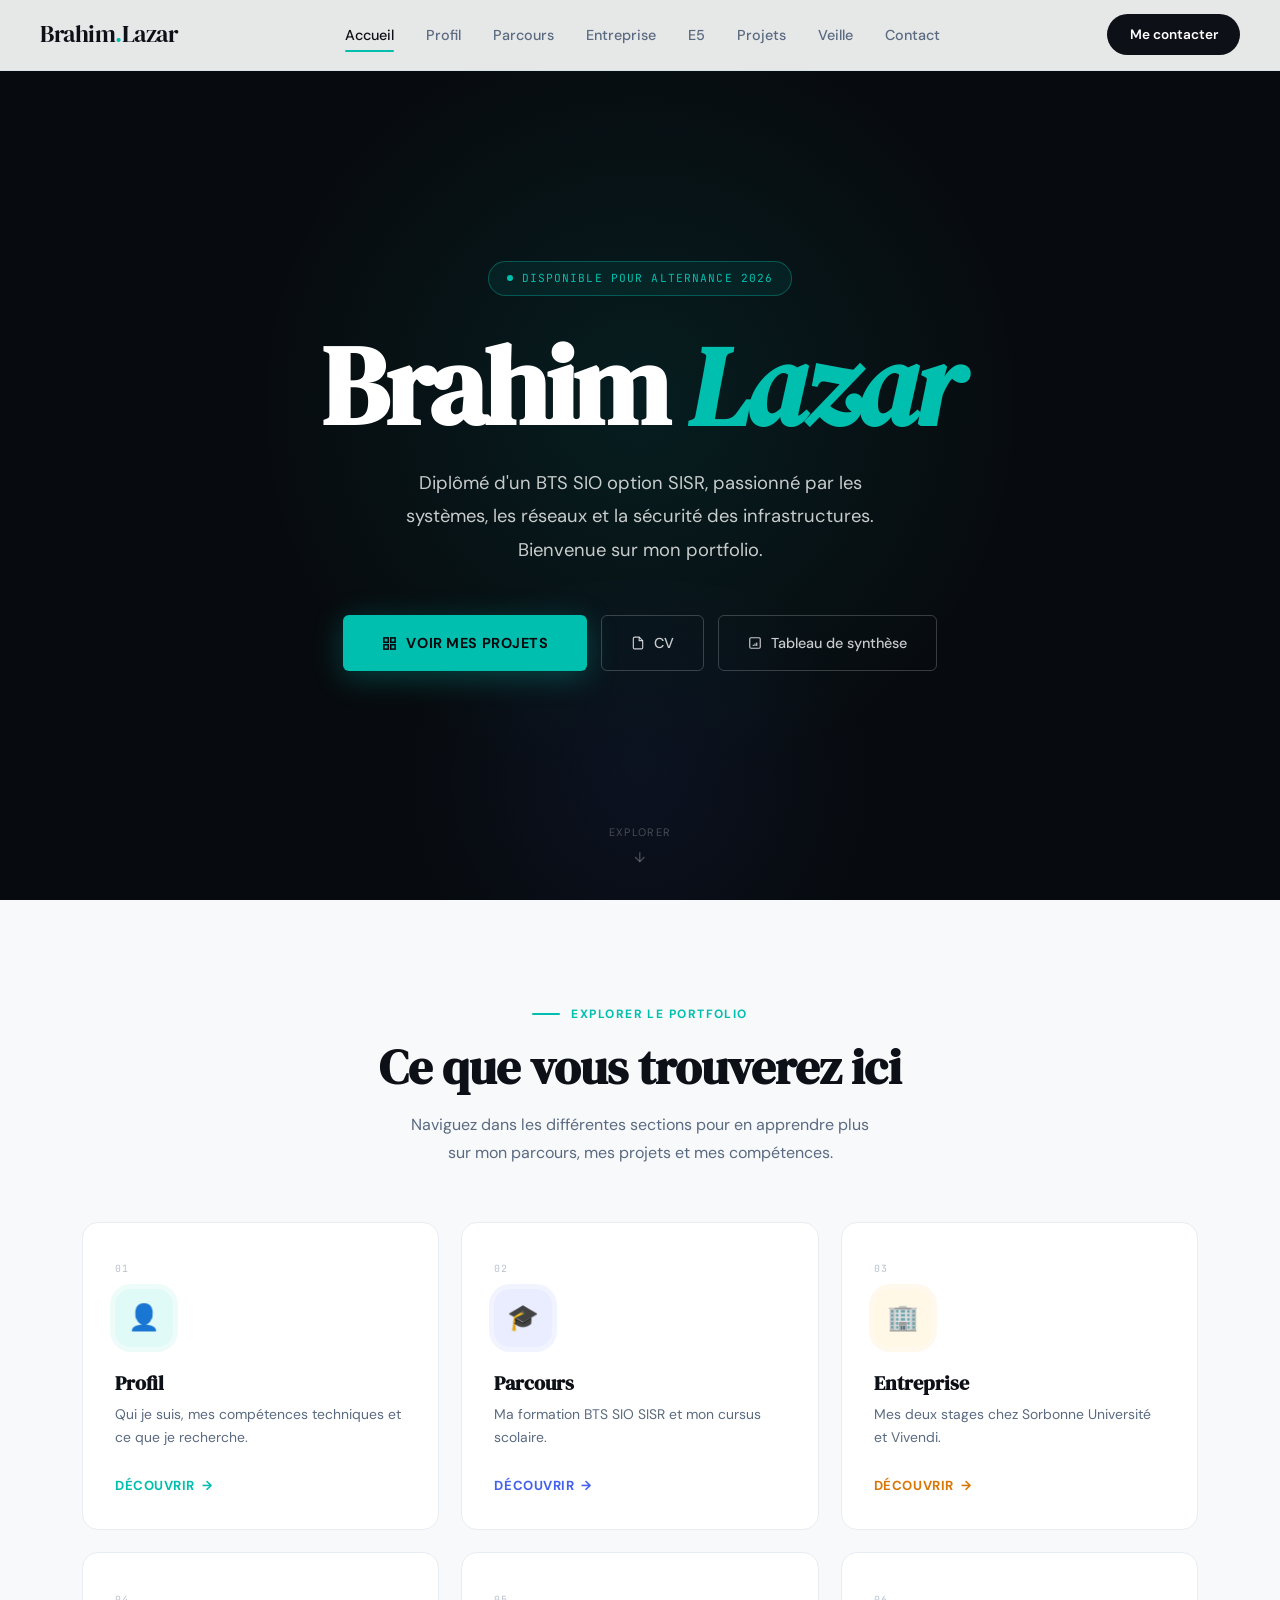
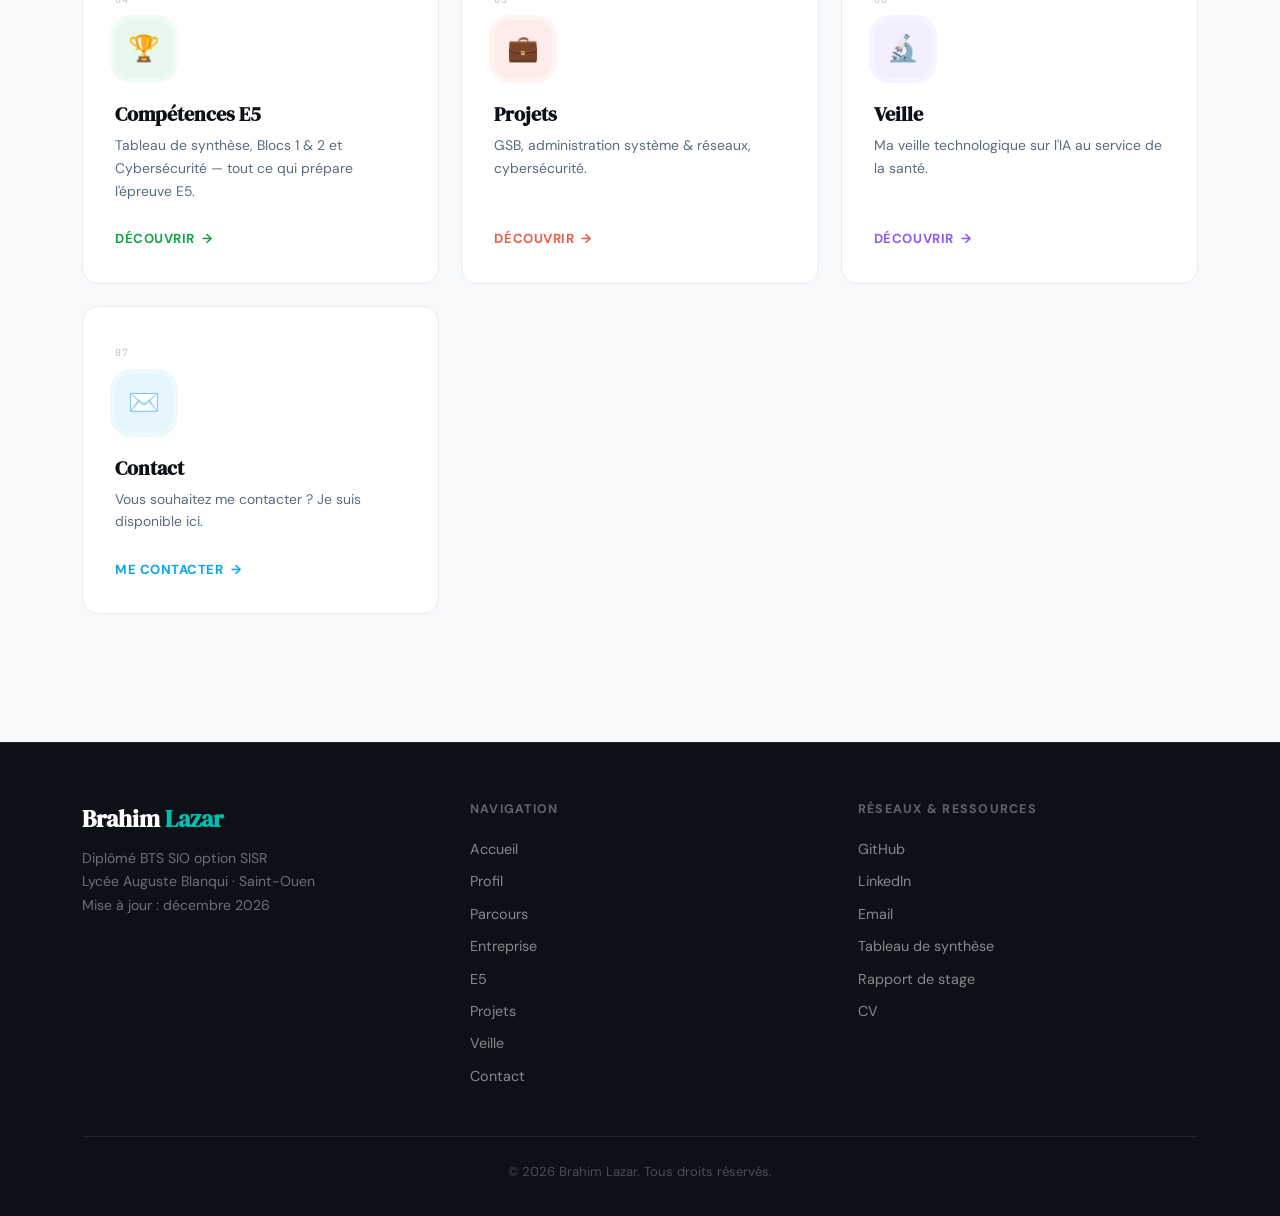
<file: index.html>
<!DOCTYPE html>
<html lang="fr">
<head>
<meta charset="UTF-8">
<meta name="viewport" content="width=device-width, initial-scale=1.0">
<title>Brahim Lazar — Portfolio BTS SIO SISR</title>
<link rel="preconnect" href="https://fonts.googleapis.com">
<link rel="preconnect" href="https://fonts.gstatic.com" crossorigin>
<link href="https://fonts.googleapis.com/css2?family=DM+Serif+Display:ital@0;1&family=DM+Sans:wght@300;400;500;600&family=JetBrains+Mono:wght@400;600&display=swap" rel="stylesheet">
<link rel="stylesheet" href="styles-global.css">
<style>

/* ══ HERO ══ */
.hero {
  min-height: 100vh;
  display: flex;
  align-items: center;
  justify-content: center;
  background: #070b0f;
  padding: 8rem 2rem 6rem;
  position: relative;
  overflow: hidden;
  text-align: center;
}

.hero-glow {
  position: absolute;
  width: 900px; height: 900px;
  border-radius: 50%;
  background: radial-gradient(circle, rgba(0,191,174,.1) 0%, transparent 60%);
  top: 50%; left: 50%;
  transform: translate(-50%, -55%);
  pointer-events: none;
}
.hero-glow-2 {
  position: absolute;
  width: 600px; height: 400px;
  border-radius: 50%;
  background: radial-gradient(circle, rgba(67,97,238,.08) 0%, transparent 65%);
  bottom: -80px; left: 50%;
  transform: translateX(-50%);
  pointer-events: none;
}

.hero-line-top {
  position: absolute;
  top: 2.5rem; left: 2rem; right: 2rem;
  height: 1px;
  background: rgba(255,255,255,.06);
}
.hero-line-top::after {
  content: 'Portfolio · BTS SIO SISR · 2026';
  position: absolute; right: 0; top: -9px;
  font-family: var(--font-mono);
  font-size: .62rem;
  color: rgba(255,255,255,.22);
  letter-spacing: .12em;
  text-transform: uppercase;
}

.hero-inner {
  position: relative; z-index: 2;
  max-width: 680px;
  margin: 0 auto;
  width: 100%;
}

.hero-badge {
  display: inline-flex;
  align-items: center;
  gap: .55rem;
  padding: .45rem 1.1rem;
  border-radius: 50px;
  border: 1px solid rgba(0,191,174,.35);
  background: rgba(0,191,174,.08);
  font-family: var(--font-mono);
  font-size: .7rem;
  color: var(--teal);
  letter-spacing: .1em;
  text-transform: uppercase;
  margin-bottom: 2.4rem;
}
.hero-badge-dot {
  width: 6px; height: 6px;
  border-radius: 50%;
  background: var(--teal);
  animation: blink 1.6s ease-in-out infinite;
}
@keyframes blink { 0%,100%{opacity:1} 50%{opacity:.15} }

.hero-name {
  font-family: var(--font-display);
  font-size: clamp(3.5rem, 9vw, 7rem);
  color: white;
  line-height: .93;
  letter-spacing: -.03em;
  margin-bottom: 1.8rem;
}
.hero-name em { color: var(--teal); font-style: italic; }

.hero-tagline {
  font-size: clamp(1rem, 2vw, 1.15rem);
  color: rgba(255,255,255,.78);
  line-height: 1.8;
  max-width: 520px;
  margin: 0 auto 3rem;
  font-weight: 400;
}

.hero-actions {
  display: flex;
  gap: .9rem;
  justify-content: center;
  flex-wrap: wrap;
}

.btn-primary-hero {
  display: inline-flex; align-items: center; gap: .6rem;
  padding: .95rem 2.4rem;
  border-radius: 6px;
  background: var(--teal);
  color: #070b0f;
  font-weight: 700; font-size: .9rem;
  letter-spacing: .04em; text-transform: uppercase;
  text-decoration: none;
  transition: all .25s var(--ease);
  box-shadow: 0 6px 30px rgba(0,191,174,.3);
}
.btn-primary-hero:hover {
  background: white;
  transform: translateY(-3px);
  box-shadow: 0 12px 40px rgba(0,191,174,.2);
}

.btn-ghost-hero {
  display: inline-flex; align-items: center; gap: .55rem;
  padding: .95rem 1.8rem;
  border-radius: 6px;
  border: 1px solid rgba(255,255,255,.2);
  color: rgba(255,255,255,.78);
  font-size: .9rem; font-weight: 500;
  text-decoration: none;
  transition: all .25s var(--ease);
}
.btn-ghost-hero:hover {
  border-color: rgba(255,255,255,.5);
  color: white;
  background: rgba(255,255,255,.06);
}

.hero-scroll {
  position: absolute;
  bottom: 2.2rem; left: 50%;
  transform: translateX(-50%);
  display: flex; flex-direction: column; align-items: center; gap: .45rem;
  color: rgba(255,255,255,.25);
  font-size: .68rem; letter-spacing: .12em; text-transform: uppercase;
  animation: floatScroll 2.8s ease-in-out infinite;
}
@keyframes floatScroll {
  0%,100%{transform:translateX(-50%) translateY(0)}
  50%{transform:translateX(-50%) translateY(-7px)}
}

/* ══ SECTIONS ══ */
.sections-nav {
  padding: 6rem 0 8rem;
  background: #f7f9fb;
}

.sn-header {
  text-align: center;
  margin-bottom: 3.5rem;
}
.sn-sub {
  font-size: 1rem;
  color: var(--muted);
  margin-top: .6rem;
  font-weight: 400;
  max-width: 480px;
  margin-left: auto;
  margin-right: auto;
  line-height: 1.7;
}

.sn-grid {
  display: grid;
  grid-template-columns: repeat(3, 1fr);
  gap: 1.4rem;
}

.sn-item {
  display: flex;
  flex-direction: column;
  padding: 2.4rem 2rem 2rem;
  background: white;
  border-radius: 16px;
  border: 1.5px solid #e8edf3;
  text-decoration: none;
  transition: all .3s var(--ease);
  position: relative;
  overflow: hidden;
}
.sn-item:hover {
  transform: translateY(-8px);
  box-shadow: 0 24px 60px rgba(0,0,0,.1);
  border-color: transparent;
}
.sn-item:hover .sn-icon-wrap {
  transform: scale(1.1) rotate(-4deg);
}

.sn-icon-wrap {
  width: 58px; height: 58px;
  border-radius: 16px;
  display: flex; align-items: center; justify-content: center;
  font-size: 1.6rem;
  margin-bottom: 1.5rem;
  transition: transform .3s var(--ease);
  flex-shrink: 0;
}
.ic-teal   { background: #e0faf8; box-shadow: 0 0 0 5px rgba(0,191,174,.07); }
.ic-indigo { background: #eaedff; box-shadow: 0 0 0 5px rgba(67,97,238,.07); }
.ic-amber  { background: #fff8e6; box-shadow: 0 0 0 5px rgba(245,158,11,.07); }
.ic-rose   { background: #fdecea; box-shadow: 0 0 0 5px rgba(232,96,76,.07); }
.ic-violet { background: #f3efff; box-shadow: 0 0 0 5px rgba(139,92,246,.07); }
.ic-sky    { background: #e6f6fe; box-shadow: 0 0 0 5px rgba(14,165,233,.07); }
.ic-green  { background: #e8f8ee; box-shadow: 0 0 0 5px rgba(34,197,94,.07); }

.sn-num {
  font-family: var(--font-mono);
  font-size: .62rem;
  color: #b8c2cf;
  letter-spacing: .1em;
  margin-bottom: .7rem;
}
.sn-item h3 {
  font-family: var(--font-display);
  font-size: 1.25rem;
  color: var(--ink);
  margin-bottom: .5rem;
  line-height: 1.2;
}
.sn-item p {
  font-size: .87rem;
  color: var(--muted);
  line-height: 1.65;
  flex: 1;
  margin-bottom: 1.6rem;
}

.sn-link {
  display: inline-flex; align-items: center; gap: .45rem;
  font-size: .82rem; font-weight: 700;
  letter-spacing: .04em; text-transform: uppercase;
  transition: gap .2s;
}
.sn-item:hover .sn-link { gap: .75rem; }
.link-teal   { color: #00bfae; }
.link-indigo { color: #4361ee; }
.link-amber  { color: #d97706; }
.link-rose   { color: #e8604c; }
.link-violet { color: #8b5cf6; }
.link-sky    { color: #0ea5e9; }
.link-green  { color: #16a34a; }

.sn-item::before {
  content: '';
  position: absolute; bottom: 0; left: 0;
  width: 100%; height: 3px;
  transform: scaleX(0); transform-origin: left;
  transition: transform .35s var(--ease);
}
.sn-item:nth-child(1)::before { background: #00bfae; }
.sn-item:nth-child(2)::before { background: #4361ee; }
.sn-item:nth-child(3)::before { background: #d97706; }
.sn-item:nth-child(4)::before { background: #16a34a; }
.sn-item:nth-child(5)::before { background: #e8604c; }
.sn-item:nth-child(6)::before { background: #8b5cf6; }
.sn-item:nth-child(7)::before { background: #0ea5e9; }
.sn-item:hover::before { transform: scaleX(1); }

@media(max-width:1024px) { .sn-grid { grid-template-columns: 1fr 1fr; } }
@media(max-width:640px) {
  .hero-name { font-size: 3rem; }
  .hero-actions { flex-direction: column; align-items: center; }
  .sn-grid { grid-template-columns: 1fr; }
}
</style>
</head>
<body>

<!-- HERO -->
<section class="hero">
  <div class="hero-glow"></div>
  <div class="hero-glow-2"></div>
  <div class="hero-line-top"></div>

  <div class="hero-inner">
    <div class="hero-badge reveal">
      <span class="hero-badge-dot"></span>
      Disponible pour alternance 2026
    </div>

    <h1 class="hero-name reveal d1">Brahim <em>Lazar</em></h1>

    <p class="hero-tagline reveal d2">
      Diplômé d'un BTS SIO option SISR, passionné par les systèmes, les réseaux
      et la sécurité des infrastructures. Bienvenue sur mon portfolio.
    </p>

    <div class="hero-actions reveal d3">
      <a href="projets.html" class="btn-primary-hero">
        <svg width="15" height="15" viewBox="0 0 24 24" fill="none" stroke="currentColor" stroke-width="2.5"><rect x="3" y="3" width="7" height="7"/><rect x="14" y="3" width="7" height="7"/><rect x="14" y="14" width="7" height="7"/><rect x="3" y="14" width="7" height="7"/></svg>
        Voir mes projets
      </a>
      <a href="CV_BL_2026" target="_blank" class="btn-ghost-hero">
        <svg width="14" height="14" viewBox="0 0 24 24" fill="none" stroke="currentColor" stroke-width="2"><path d="M14 2H6a2 2 0 0 0-2 2v16a2 2 0 0 0 2 2h12a2 2 0 0 0 2-2V8z"/><polyline points="14 2 14 8 20 8"/></svg>
        CV
      </a>
      <a href="tableau_synthese_brahim_lazar.xlsx" target="_blank" class="btn-ghost-hero">
        <svg width="14" height="14" viewBox="0 0 24 24" fill="none" stroke="currentColor" stroke-width="2"><path d="M9 17v-2m3 2v-4m3 4v-6M5 3h14a2 2 0 0 1 2 2v14a2 2 0 0 1-2 2H5a2 2 0 0 1-2-2V5a2 2 0 0 1 2-2z"/></svg>
        Tableau de synthèse
      </a>
    </div>
  </div>

  <div class="hero-scroll">
    <span>Explorer</span>
    <svg width="16" height="16" viewBox="0 0 24 24" fill="none" stroke="currentColor" stroke-width="2"><line x1="12" y1="5" x2="12" y2="19"/><polyline points="19 12 12 19 5 12"/></svg>
  </div>
</section>

<!-- SECTIONS -->
<section class="sections-nav">
  <div class="container">
    <div class="sn-header reveal">
      <div class="s-label">Explorer le portfolio</div>
      <h2 class="s-title">Ce que vous trouverez ici</h2>
      <p class="sn-sub">Naviguez dans les différentes sections pour en apprendre plus sur mon parcours, mes projets et mes compétences.</p>
    </div>

    <div class="sn-grid">

      <a href="profil.html" class="sn-item reveal">
        <div class="sn-num">01</div>
        <div class="sn-icon-wrap ic-teal">👤</div>
        <h3>Profil</h3>
        <p>Qui je suis, mes compétences techniques et ce que je recherche.</p>
        <div class="sn-link link-teal">Découvrir <span>→</span></div>
      </a>

      <a href="parcours.html" class="sn-item reveal d1">
        <div class="sn-num">02</div>
        <div class="sn-icon-wrap ic-indigo">🎓</div>
        <h3>Parcours</h3>
        <p>Ma formation BTS SIO SISR et mon cursus scolaire.</p>
        <div class="sn-link link-indigo">Découvrir <span>→</span></div>
      </a>

      <a href="entreprise.html" class="sn-item reveal d2">
        <div class="sn-num">03</div>
        <div class="sn-icon-wrap ic-amber">🏢</div>
        <h3>Entreprise</h3>
        <p>Mes deux stages chez Sorbonne Université et Vivendi.</p>
        <div class="sn-link link-amber">Découvrir <span>→</span></div>
      </a>

      <a href="e5.html" class="sn-item reveal">
        <div class="sn-num">04</div>
        <div class="sn-icon-wrap ic-green">🏆</div>
        <h3>Compétences E5</h3>
        <p>Tableau de synthèse, Blocs 1 & 2 et Cybersécurité — tout ce qui prépare l'épreuve E5.</p>
        <div class="sn-link link-green">Découvrir <span>→</span></div>
      </a>

      <a href="projets.html" class="sn-item reveal d1">
        <div class="sn-num">05</div>
        <div class="sn-icon-wrap ic-rose">💼</div>
        <h3>Projets</h3>
        <p>GSB, administration système &amp; réseaux, cybersécurité.</p>
        <div class="sn-link link-rose">Découvrir <span>→</span></div>
      </a>

      <a href="veille.html" class="sn-item reveal d2">
        <div class="sn-num">06</div>
        <div class="sn-icon-wrap ic-violet">🔬</div>
        <h3>Veille</h3>
        <p>Ma veille technologique sur l'IA au service de la santé.</p>
        <div class="sn-link link-violet">Découvrir <span>→</span></div>
      </a>

      <a href="contact.html" class="sn-item reveal">
        <div class="sn-num">07</div>
        <div class="sn-icon-wrap ic-sky">✉️</div>
        <h3>Contact</h3>
        <p>Vous souhaitez me contacter ? Je suis disponible ici.</p>
        <div class="sn-link link-sky">Me contacter <span>→</span></div>
      </a>

    </div>
  </div>
</section>

<script src="shared.js"></script>
</body>
</html>
</file>
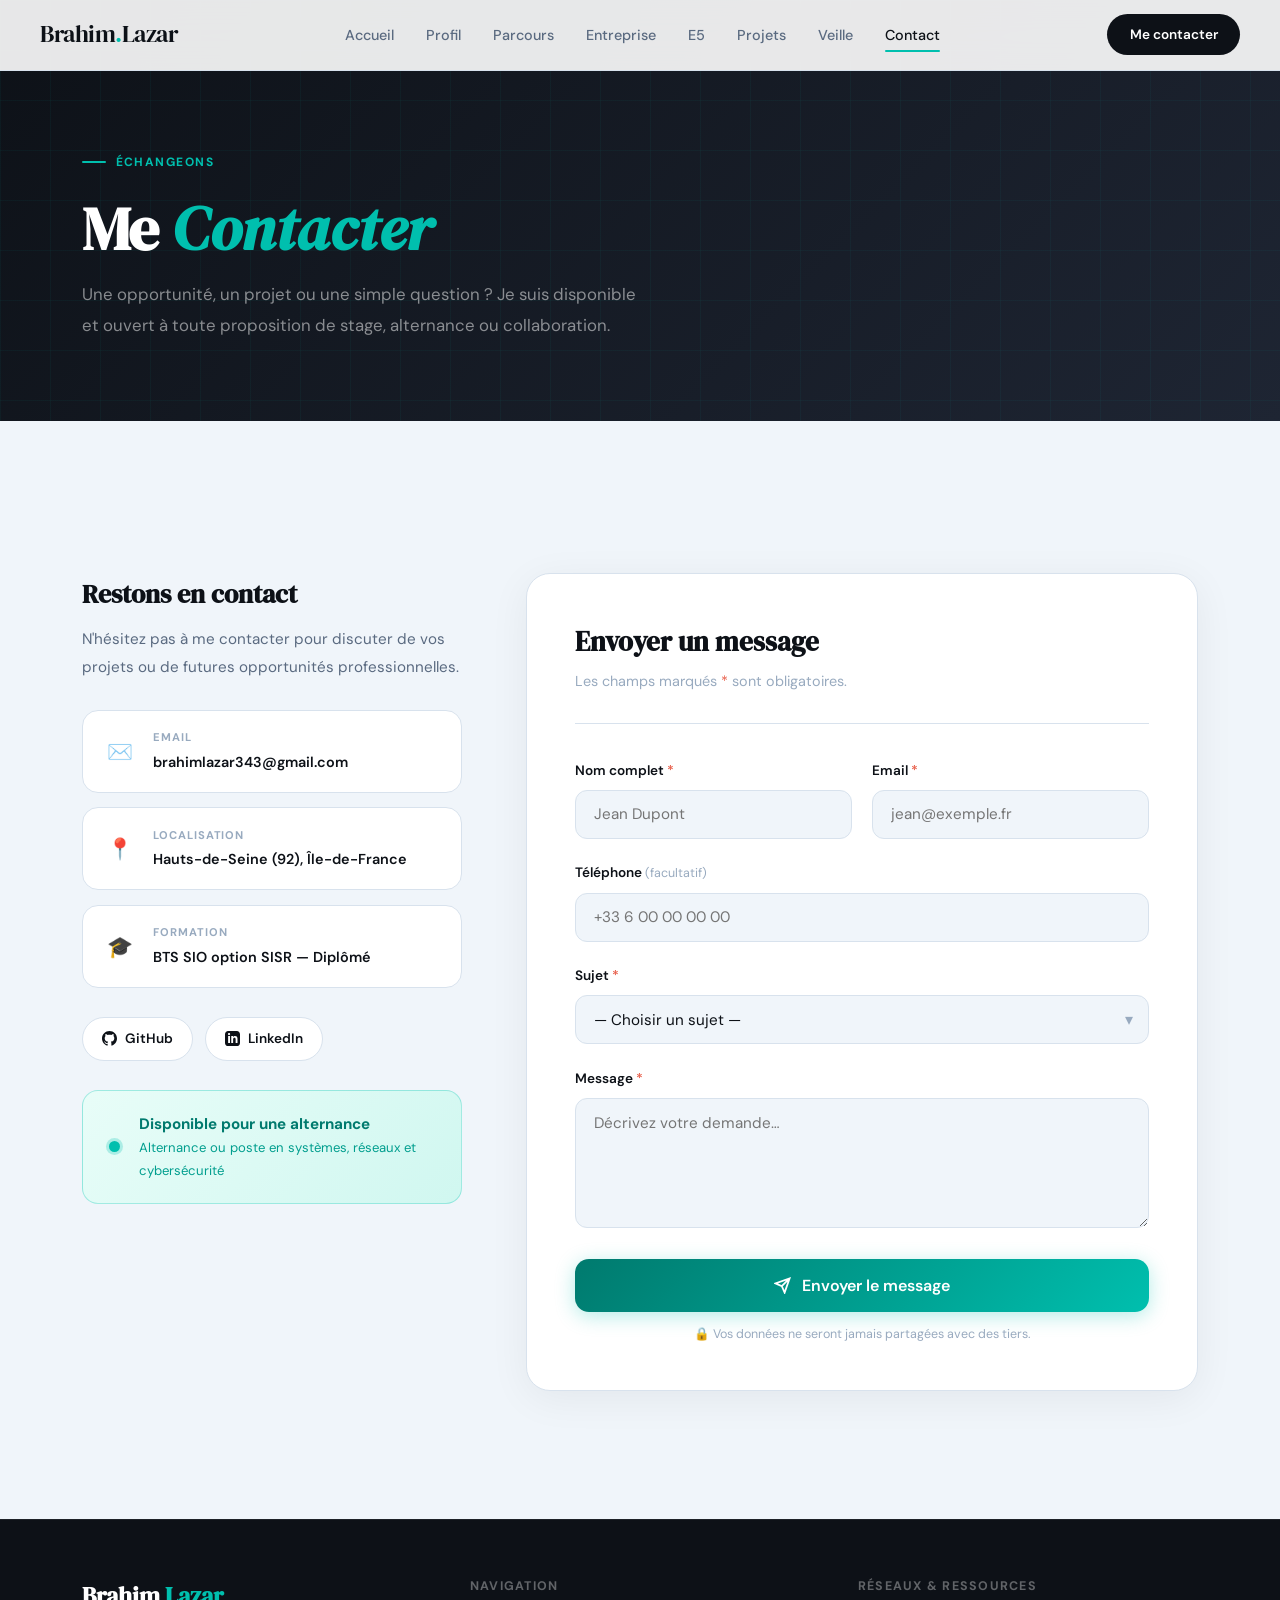
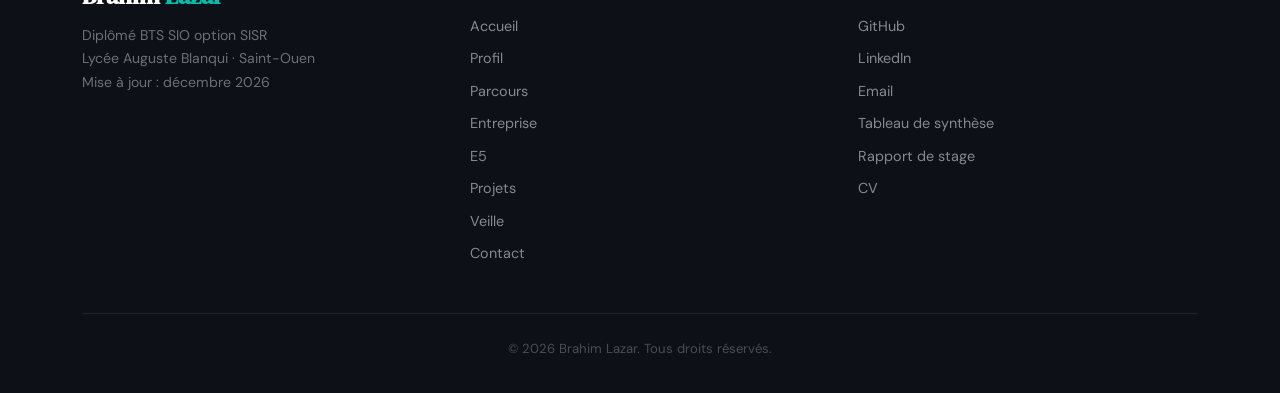
<file: contact.html>
<!DOCTYPE html>
<html lang="fr">
<head>
<meta charset="UTF-8">
<meta name="viewport" content="width=device-width, initial-scale=1.0">
<title>Contact — Brahim Lazar</title>
<link rel="preconnect" href="https://fonts.googleapis.com">
<link rel="preconnect" href="https://fonts.gstatic.com" crossorigin>
<link href="https://fonts.googleapis.com/css2?family=DM+Serif+Display:ital@0;1&family=DM+Sans:wght@300;400;500;600&family=JetBrains+Mono:wght@400;600&display=swap" rel="stylesheet">
<link rel="stylesheet" href="styles-global.css">
<style>
.contact-section{padding:6rem 0 8rem;background:var(--surface)}
.contact-grid{display:grid;grid-template-columns:380px 1fr;gap:4rem;align-items:start;margin-top:3.5rem}

/* Sidebar */
.contact-sidebar{display:flex;flex-direction:column;gap:1.8rem}
.cs-block h3{font-family:var(--font-display);font-size:1.6rem;color:var(--ink);margin-bottom:.6rem}
.cs-block p{font-size:.95rem;color:var(--muted);line-height:1.8}
.ci-list{display:flex;flex-direction:column;gap:.9rem}
.ci-item{display:flex;align-items:center;gap:1.1rem;padding:1.1rem 1.3rem;background:var(--white);border-radius:var(--r);border:1.5px solid var(--line);text-decoration:none;color:inherit;transition:all .25s var(--ease)}
a.ci-item:hover{border-color:var(--teal);transform:translateX(4px);box-shadow:0 5px 18px rgba(0,191,174,.1)}
.ci-icon{font-size:1.3rem;min-width:32px;text-align:center}
.ci-label{font-size:.7rem;font-weight:700;text-transform:uppercase;letter-spacing:.08em;color:var(--subtle);margin-bottom:.15rem}
.ci-val{font-size:.9rem;font-weight:600;color:var(--ink)}
.socials-row{display:flex;gap:.7rem;flex-wrap:wrap}
.social-pill{display:inline-flex;align-items:center;gap:.5rem;padding:.6rem 1.2rem;border-radius:50px;font-size:.85rem;font-weight:600;border:1.5px solid var(--line);background:var(--white);color:var(--ink);text-decoration:none;transition:all .25s var(--ease)}
.social-pill.github:hover{background:#1b1f23;border-color:#1b1f23;color:white;transform:translateY(-2px)}
.social-pill.linkedin:hover{background:#0077b5;border-color:#0077b5;color:white;transform:translateY(-2px)}
.avail-card{display:flex;align-items:center;gap:1.2rem;padding:1.3rem 1.6rem;background:linear-gradient(135deg,#e8fdf8,#d0f7f0);border:1.5px solid rgba(0,191,174,.3);border-radius:var(--r)}
.avail-card strong{color:#007a6e;font-size:.95rem;display:block}
.avail-card p{font-size:.82rem;color:#009e8e;margin:0}

/* Form panel */
.form-panel{background:var(--white);border-radius:var(--r-lg);padding:2.8rem 3rem;border:1.5px solid var(--line);box-shadow:0 8px 40px rgba(0,0,0,.06)}
.form-head{margin-bottom:2.2rem;padding-bottom:1.8rem;border-bottom:1.5px solid var(--line)}
.form-head h2{font-family:var(--font-display);font-size:1.7rem;color:var(--ink);margin-bottom:.25rem}
.form-head p{font-size:.9rem;color:var(--subtle)}
.form-row{display:grid;grid-template-columns:1fr 1fr;gap:1.3rem}
.form-group{margin-bottom:1.4rem}
.form-group label{display:block;margin-bottom:.5rem;font-size:.85rem;font-weight:600;color:var(--ink)}
.req{color:#e8604c}.opt{color:var(--subtle);font-weight:400;font-size:.78rem}
.form-group input,.form-group textarea,.form-group select{width:100%;padding:.85rem 1.1rem;border:1.5px solid var(--line);border-radius:12px;font-family:inherit;font-size:.95rem;color:var(--ink);background:var(--surface);transition:all .2s var(--ease);box-sizing:border-box}
.form-group input:focus,.form-group textarea:focus,.form-group select:focus{outline:none;border-color:var(--teal);background:white;box-shadow:0 0 0 3px rgba(0,191,174,.12)}
.form-group textarea{resize:vertical;min-height:130px}
.select-wrap{position:relative}
.select-wrap select{appearance:none;padding-right:2.5rem}
.select-arrow{position:absolute;right:1rem;top:50%;transform:translateY(-50%);color:var(--subtle);pointer-events:none}
.btn-submit{width:100%;padding:1rem 2rem;background:linear-gradient(135deg,#007a6e,var(--teal));color:white;border:none;border-radius:14px;font-family:inherit;font-size:1rem;font-weight:600;cursor:pointer;transition:all .25s var(--ease);display:flex;align-items:center;justify-content:center;gap:.7rem;box-shadow:0 4px 20px rgba(0,191,174,.3);margin-top:.5rem}
.btn-submit:hover:not(:disabled){transform:translateY(-2px);box-shadow:0 8px 28px rgba(0,191,174,.45)}
.form-note{text-align:center;font-size:.78rem;color:var(--subtle);margin-top:.8rem}

/* Feedback */
.form-success,.form-error{display:none;border-radius:14px;padding:2rem;text-align:center;margin-bottom:1.5rem}
.form-success.show,.form-error.show{display:block;animation:fadeUp .5s ease}
.form-success{background:linear-gradient(135deg,#e8fdf8,#d0f7f0);border:1.5px solid rgba(0,191,174,.3)}
.form-error{background:#fff5f5;border:1.5px solid #fcc}
.form-success h3{font-family:var(--font-display);font-size:1.3rem;color:#007a6e;margin:.5rem 0 .3rem}
.form-success p{color:#009e8e;font-size:.9rem}
.form-error p{color:#c0392b;font-size:.9rem;margin:0}
@keyframes fadeUp{from{opacity:0;transform:translateY(12px)}to{opacity:1;transform:none}}

@media(max-width:1024px){.contact-grid{grid-template-columns:1fr}}
@media(max-width:640px){.form-panel{padding:1.8rem 1.5rem}.form-row{grid-template-columns:1fr}}
</style>
</head>
<body>

<section class="page-hero">
  <div class="page-hero-grid"></div>
  <div class="container">
    <div class="page-hero-inner reveal">
      <div class="page-hero-badge">Échangeons</div>
      <h1>Me <em>Contacter</em></h1>
      <p>Une opportunité, un projet ou une simple question ? Je suis disponible et ouvert à toute proposition de stage, alternance ou collaboration.</p>
    </div>
  </div>
</section>

<section class="contact-section">
  <div class="container">
    <div class="contact-grid">

      <!-- Sidebar -->
      <div class="contact-sidebar">
        <div class="cs-block reveal">
          <h3>Restons en contact</h3>
          <p>N'hésitez pas à me contacter pour discuter de vos projets ou de futures opportunités professionnelles.</p>
        </div>

        <div class="ci-list reveal d1">
          <a href="mailto:brahimlazar343@gmail.com" class="ci-item">
            <div class="ci-icon">✉️</div>
            <div><div class="ci-label">Email</div><div class="ci-val">brahimlazar343@gmail.com</div></div>
          </a>
          <div class="ci-item">
            <div class="ci-icon">📍</div>
            <div><div class="ci-label">Localisation</div><div class="ci-val">Hauts-de-Seine (92), Île-de-France</div></div>
          </div>
          <div class="ci-item">
            <div class="ci-icon">🎓</div>
            <div><div class="ci-label">Formation</div><div class="ci-val">BTS SIO option SISR — Diplômé</div></div>
          </div>
        </div>

        <div class="reveal d2">
          <div class="socials-row">
            <a href="https://github.com" target="_blank" class="social-pill github">
              <svg width="15" height="15" viewBox="0 0 24 24" fill="currentColor"><path d="M12 0c-6.626 0-12 5.373-12 12 0 5.302 3.438 9.8 8.207 11.387.599.111.793-.261.793-.577v-2.234c-3.338.726-4.033-1.416-4.033-1.416-.546-1.387-1.333-1.756-1.333-1.756-1.089-.745.083-.729.083-.729 1.205.084 1.839 1.237 1.839 1.237 1.07 1.834 2.807 1.304 3.492.997.107-.775.418-1.305.762-1.604-2.665-.305-5.467-1.334-5.467-5.931 0-1.311.469-2.381 1.236-3.221-.124-.303-.535-1.524.117-3.176 0 0 1.008-.322 3.301 1.23.957-.266 1.983-.399 3.003-.404 1.02.005 2.047.138 3.006.404 2.291-1.552 3.297-1.23 3.297-1.23.653 1.653.242 2.874.118 3.176.77.84 1.235 1.911 1.235 3.221 0 4.609-2.807 5.624-5.479 5.921.43.372.823 1.102.823 2.222v3.293c0 .319.192.694.801.576 4.765-1.589 8.199-6.086 8.199-11.386 0-6.627-5.373-12-12-12z"/></svg>
              GitHub
            </a>
            <a href="https://linkedin.com" target="_blank" class="social-pill linkedin">
              <svg width="15" height="15" viewBox="0 0 24 24" fill="currentColor"><path d="M19 0h-14c-2.761 0-5 2.239-5 5v14c0 2.761 2.239 5 5 5h14c2.762 0 5-2.239 5-5v-14c0-2.761-2.238-5-5-5zm-11 19h-3v-11h3v11zm-1.5-12.268c-.966 0-1.75-.79-1.75-1.764s.784-1.764 1.75-1.764 1.75.79 1.75 1.764-.783 1.764-1.75 1.764zm13.5 12.268h-3v-5.604c0-3.368-4-3.113-4 0v5.604h-3v-11h3v1.765c1.396-2.586 7-2.777 7 2.476v6.759z"/></svg>
              LinkedIn
            </a>
          </div>
        </div>

        <div class="avail-card reveal d3">
          <div class="avail-dot"></div>
          <div>
            <strong>Disponible pour une alternance</strong>
            <p>Alternance ou poste en systèmes, réseaux et cybersécurité</p>
          </div>
        </div>
      </div>

      <!-- Form -->
      <div class="form-panel reveal d2">
        <div id="formSuccess" class="form-success">
          <div style="font-size:2.5rem;margin-bottom:.8rem">✅</div>
          <h3>Message envoyé !</h3>
          <p>Merci pour votre message. Je vous répondrai dans les plus brefs délais.</p>
        </div>
        <div id="formError" class="form-error">
          <div style="font-size:2rem;margin-bottom:.5rem">⚠️</div>
          <p id="errorMsg">Veuillez remplir tous les champs obligatoires.</p>
        </div>
        <div class="form-head">
          <h2>Envoyer un message</h2>
          <p>Les champs marqués <span class="req">*</span> sont obligatoires.</p>
        </div>
        <form id="contactForm" novalidate>
          <div class="form-row">
            <div class="form-group">
              <label for="name">Nom complet <span class="req">*</span></label>
              <input type="text" id="name" name="name" placeholder="Jean Dupont" required>
            </div>
            <div class="form-group">
              <label for="email">Email <span class="req">*</span></label>
              <input type="email" id="email" name="email" placeholder="jean@exemple.fr" required>
            </div>
          </div>
          <div class="form-group">
            <label for="phone">Téléphone <span class="opt">(facultatif)</span></label>
            <input type="tel" id="phone" name="phone" placeholder="+33 6 00 00 00 00">
          </div>
          <div class="form-group">
            <label for="subject">Sujet <span class="req">*</span></label>
            <div class="select-wrap">
              <select id="subject" name="subject" required>
                <option value="">— Choisir un sujet —</option>
                <option>Stage / Alternance</option>
                <option>Opportunité professionnelle</option>
                <option>Collaboration / Projet</option>
                <option>Question générale</option>
                <option>Autre</option>
              </select>
              <span class="select-arrow">▾</span>
            </div>
          </div>
          <div class="form-group">
            <label for="message">Message <span class="req">*</span></label>
            <textarea id="message" name="message" placeholder="Décrivez votre demande…" required></textarea>
          </div>
          <button type="submit" class="btn-submit">
            <svg width="17" height="17" viewBox="0 0 24 24" fill="none" stroke="currentColor" stroke-width="2.5"><path d="M22 2L11 13M22 2l-7 20-4-9-9-4 20-7z"/></svg>
            Envoyer le message
          </button>
          <p class="form-note">🔒 Vos données ne seront jamais partagées avec des tiers.</p>
        </form>
      </div>
    </div>
  </div>
</section>

<script src="shared.js"></script>
<script>
document.getElementById('contactForm').addEventListener('submit', function(e) {
  e.preventDefault();
  const name = document.getElementById('name').value.trim();
  const email = document.getElementById('email').value.trim();
  const subject = document.getElementById('subject').value;
  const message = document.getElementById('message').value.trim();
  const re = /^[^\s@]+@[^\s@]+\.[^\s@]+$/;
  const err = document.getElementById('formError');
  const msg = document.getElementById('errorMsg');

  if (!name || !email || !subject || !message) {
    msg.textContent = 'Veuillez remplir tous les champs obligatoires.';
    err.classList.add('show');
    setTimeout(() => err.classList.remove('show'), 4000);
    return;
  }
  if (!re.test(email)) {
    msg.textContent = 'Veuillez entrer une adresse email valide.';
    err.classList.add('show');
    setTimeout(() => err.classList.remove('show'), 4000);
    return;
  }
  err.classList.remove('show');
  document.getElementById('formSuccess').classList.add('show');
  this.reset();
  setTimeout(() => document.getElementById('formSuccess').classList.remove('show'), 6000);
});
</script>
</body>
</html>
</file>
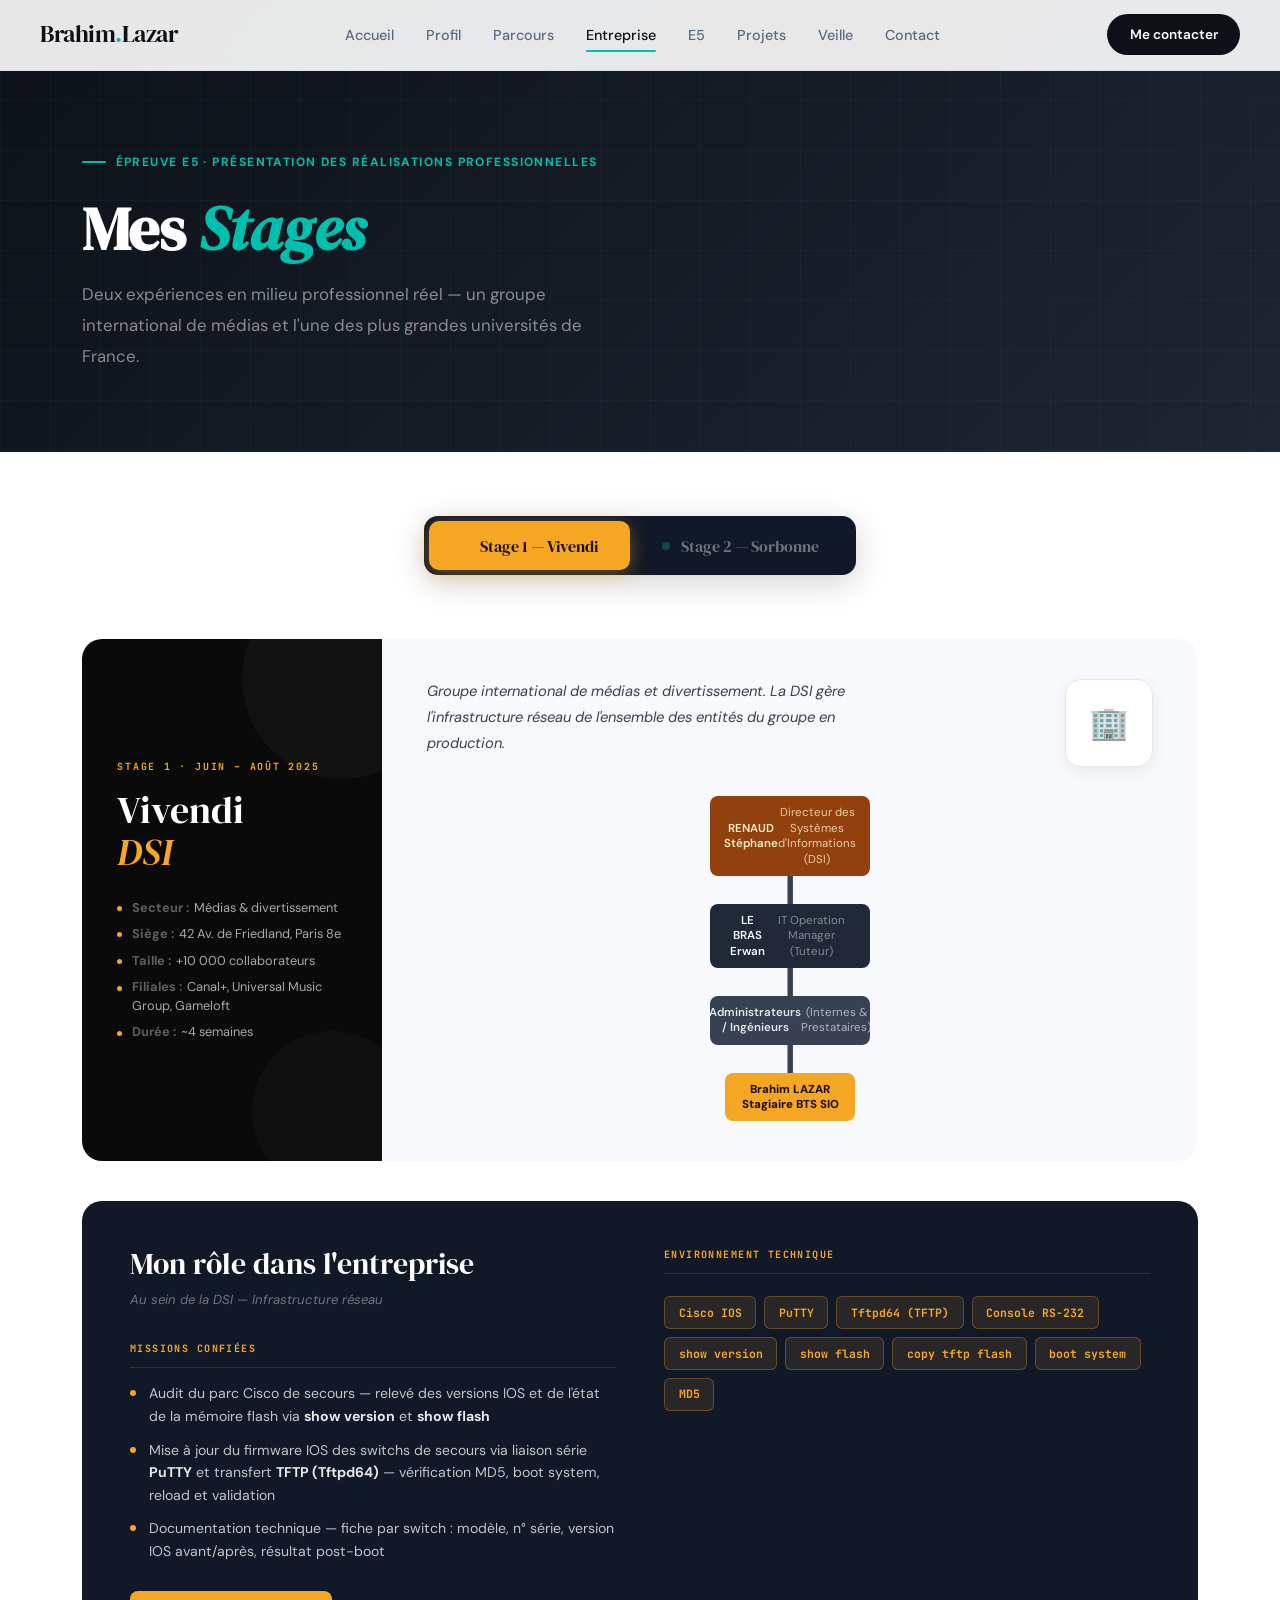
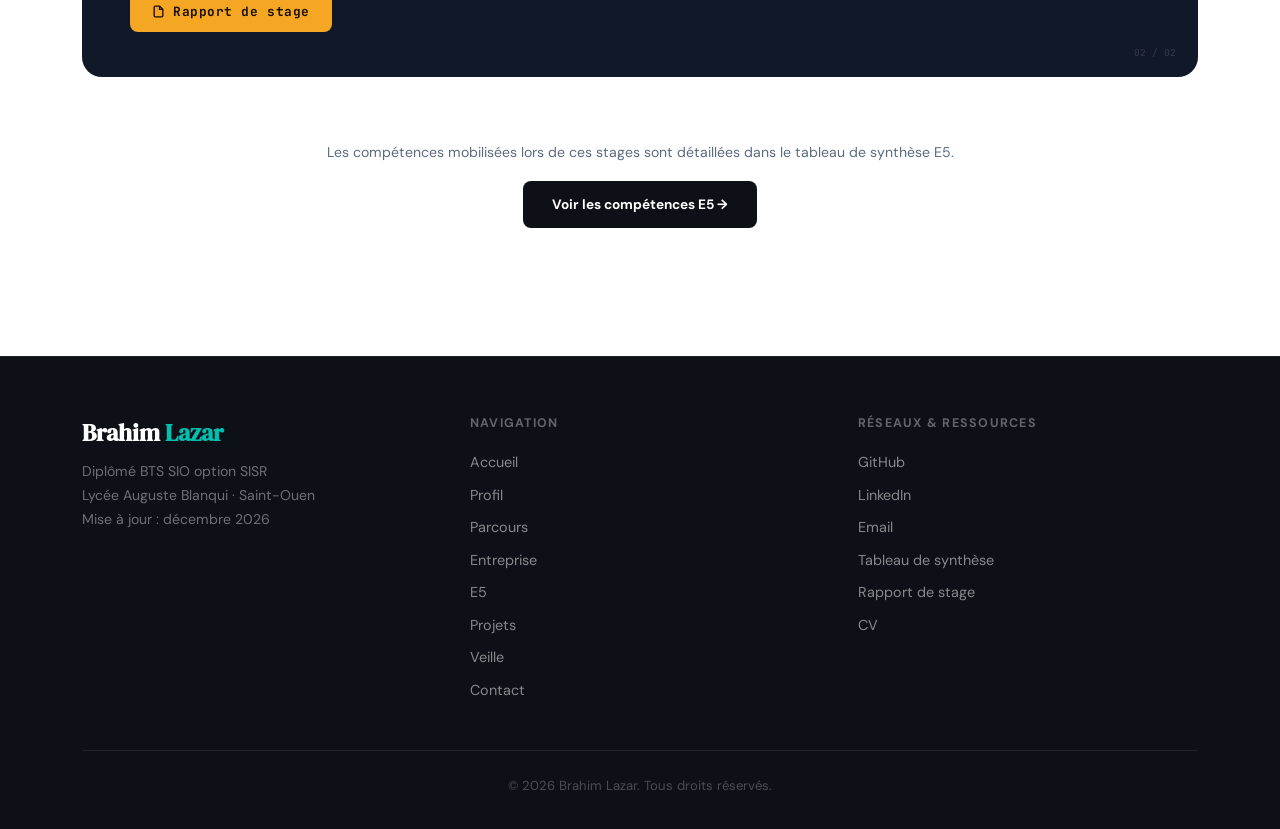
<file: entreprise.html>
<!DOCTYPE html>
<html lang="fr">
<head>
<meta charset="UTF-8">
<meta name="viewport" content="width=device-width, initial-scale=1.0">
<title>Entreprise — Brahim Lazar</title>
<link rel="preconnect" href="https://fonts.googleapis.com">
<link rel="preconnect" href="https://fonts.gstatic.com" crossorigin>
<link href="https://fonts.googleapis.com/css2?family=DM+Serif+Display:ital@0;1&family=DM+Sans:wght@300;400;500;600&family=JetBrains+Mono:wght@400;600&display=swap" rel="stylesheet">
<link rel="stylesheet" href="styles-global.css">
<style>

/* ══ LAYOUT GLOBAL ══ */
.xp-section { padding: 4rem 0 8rem; background: var(--white); }

/* ══ SWITCHER STAGES ══ */
.stage-switcher {
  display: flex;
  gap: 0;
  background: #111827;
  border-radius: 14px;
  padding: 5px;
  width: fit-content;
  margin: 0 auto 4rem;
  box-shadow: 0 8px 32px rgba(0,0,0,.18);
}
.sw-btn {
  display: flex;
  align-items: center;
  gap: .7rem;
  padding: .85rem 2rem;
  border-radius: 10px;
  border: none;
  background: transparent;
  color: rgba(255,255,255,.4);
  font-family: var(--font-display);
  font-size: 1rem;
  cursor: pointer;
  transition: all .3s ease;
  white-space: nowrap;
}
.sw-btn.active-amber { background: #f5a623; color: #1a0f00; box-shadow: 0 4px 20px rgba(245,166,35,.4); }
.sw-btn.active-teal  { background: var(--teal); color: #001a18; box-shadow: 0 4px 20px rgba(0,191,174,.4); }
.sw-dot { width: 8px; height: 8px; border-radius: 50%; flex-shrink: 0; }
.sw-dot.amber { background: #f5a623; }
.sw-dot.teal  { background: var(--teal); }
.sw-btn:not(.active-amber):not(.active-teal) .sw-dot { opacity: .3; }

/* ══ SCÈNES ══ */
.stage-scene { display: none; animation: fadeUp .4s ease; }
.stage-scene.active { display: block; }
@keyframes fadeUp { from { opacity:0; transform:translateY(14px); } to { opacity:1; transform:none; } }

/* ══ SLIDES WRAPPER ══ */
.slides { display: flex; flex-direction: column; gap: 0; }

/* ══ SLIDE — base ══ */
.slide {
  width: 100%;
  border-radius: 20px;
  overflow: hidden;
  margin-bottom: 2.5rem;
  position: relative;
}
.slide:last-child { margin-bottom: 0; }

/* ── SLIDE 1 : Présentation (style PPT sombre) ── */
.slide-pres {
  display: grid;
  grid-template-columns: 300px 1fr;
  min-height: 340px;
}
.slide-pres-left {
  background: #0a0a0a;
  padding: 2.8rem 2.2rem;
  display: flex;
  flex-direction: column;
  justify-content: center;
  position: relative;
  overflow: hidden;
}
.slide-pres-left::after {
  content: '';
  position: absolute;
  right: -60px; top: -60px;
  width: 200px; height: 200px;
  border-radius: 50%;
  background: rgba(255,255,255,.03);
}
.slide-pres-left::before {
  content: '';
  position: absolute;
  right: -30px; bottom: -30px;
  width: 160px; height: 160px;
  border-radius: 50%;
  background: rgba(255,255,255,.025);
}
.slide-pres-label {
  font-family: var(--font-mono);
  font-size: .62rem;
  font-weight: 700;
  letter-spacing: .18em;
  text-transform: uppercase;
  margin-bottom: .8rem;
  position: relative; z-index: 1;
}
.amber .slide-pres-label { color: #f5a623; }
.teal-s .slide-pres-label { color: var(--teal); }
.slide-pres-title {
  font-family: var(--font-display);
  font-size: clamp(1.8rem, 3vw, 2.4rem);
  color: white;
  line-height: 1.1;
  margin-bottom: 1.6rem;
  position: relative; z-index: 1;
}
.slide-pres-title em { display: block; }
.amber .slide-pres-title em { color: #f5a623; font-style: italic; }
.teal-s .slide-pres-title em { color: var(--teal); font-style: italic; }
.slide-pres-facts { display: flex; flex-direction: column; gap: .5rem; position: relative; z-index: 1; }
.fact-row {
  display: flex; align-items: flex-start; gap: .6rem;
  font-size: .8rem; color: rgba(255,255,255,.65); line-height: 1.45;
}
.fact-bullet {
  width: 5px; height: 5px; border-radius: 50%;
  flex-shrink: 0; margin-top: .45rem;
}
.amber .fact-bullet { background: #f5a623; }
.teal-s .fact-bullet { background: var(--teal); }
.fact-label { font-weight: 700; color: rgba(255,255,255,.35); margin-right: .3rem; }

.slide-pres-right {
  background: #f8f9fc;
  padding: 2.5rem 2.8rem;
  display: flex;
  flex-direction: column;
  justify-content: space-between;
}
.slide-pres-right-top { display: flex; align-items: flex-start; justify-content: space-between; gap: 1.5rem; margin-bottom: 1.8rem; }
.slide-pres-desc { font-size: .92rem; color: #374151; line-height: 1.75; max-width: 460px; font-style: italic; }
.company-logo-box {
  width: 88px; height: 88px;
  border-radius: 16px;
  background: white;
  border: 1.5px solid #e5e7eb;
  display: flex; align-items: center; justify-content: center;
  font-size: 2rem;
  flex-shrink: 0;
  box-shadow: 0 4px 16px rgba(0,0,0,.07);
}

/* Organigramme */
.orgchart { display: flex; flex-direction: column; align-items: center; gap: 0; }
.org-row { display: flex; justify-content: center; gap: 1.2rem; position: relative; }
.org-row + .org-row { margin-top: 0; }

.org-node {
  display: flex; align-items: center; justify-content: center;
  text-align: center;
  padding: .55rem 1rem;
  border-radius: 8px;
  font-size: .72rem; font-weight: 600;
  line-height: 1.35;
  min-width: 130px; max-width: 160px;
  position: relative;
}
.org-node.dark { background: #1f2937; color: #f9fafb; }
.org-node.amber-n { background: #92400e; color: #fef3c7; }
.org-node.teal-n { background: #065f46; color: #d1fae5; }
.org-node.me-amber { background: #f5a623; color: #1a0f00; font-weight: 800; }
.org-node.me-teal  { background: var(--teal); color: #001a18; font-weight: 800; }
.org-node.peer { background: #374151; color: #e5e7eb; }

/* Connecteurs SVG entre niveaux */
.org-connector {
  width: 100%; height: 28px;
  display: flex; align-items: center; justify-content: center;
}
.org-connector svg { width: 100%; height: 28px; }

/* ── SLIDE 2 : Mission ── */
.slide-mission {
  background: #111827;
  padding: 2.8rem 3rem;
  border-radius: 20px;
  display: grid;
  grid-template-columns: 1fr 1fr;
  gap: 3rem;
  align-items: start;
}
.sm-title {
  font-family: var(--font-display);
  font-size: clamp(1.4rem, 2.5vw, 1.9rem);
  color: white;
  line-height: 1.2;
  margin-bottom: .4rem;
}
.sm-subtitle {
  font-size: .82rem;
  color: rgba(255,255,255,.4);
  margin-bottom: 1.8rem;
  font-style: italic;
}
.sm-block-title {
  font-family: var(--font-mono);
  font-size: .63rem;
  font-weight: 700;
  letter-spacing: .14em;
  text-transform: uppercase;
  margin-bottom: .9rem;
  padding-bottom: .6rem;
  border-bottom: 1px solid rgba(255,255,255,.1);
}
.amber .sm-block-title { color: #f5a623; }
.teal-s .sm-block-title { color: var(--teal); }
.sm-list { display: flex; flex-direction: column; gap: .7rem; }
.sm-item {
  display: flex; align-items: flex-start; gap: .8rem;
  font-size: .88rem; color: rgba(255,255,255,.75); line-height: 1.6;
}
.sm-item-dot {
  width: 6px; height: 6px; border-radius: 50%;
  flex-shrink: 0; margin-top: .5rem;
}
.amber .sm-item-dot { background: #f5a623; }
.teal-s .sm-item-dot { background: var(--teal); }

/* Outils */
.sm-tools { display: flex; flex-wrap: wrap; gap: .5rem; margin-top: 1.4rem; }
.sm-tool {
  font-family: var(--font-mono);
  font-size: .72rem; font-weight: 700;
  padding: .35rem .85rem;
  border-radius: 6px; border: 1.5px solid;
}
.amber .sm-tool { background: rgba(245,166,35,.1); color: #f5a623; border-color: rgba(245,166,35,.3); }
.teal-s .sm-tool { background: rgba(0,191,174,.1); color: var(--teal); border-color: rgba(0,191,174,.3); }

/* Lien rapport */
.sm-report {
  display: inline-flex; align-items: center; gap: .5rem;
  font-size: .8rem; font-weight: 700;
  text-decoration: none;
  padding: .6rem 1.4rem;
  border-radius: 8px;
  margin-top: 1.8rem;
  transition: all .2s ease;
  font-family: var(--font-mono);
  letter-spacing: .04em;
}
.amber .sm-report { background: #f5a623; color: #1a0f00; }
.amber .sm-report:hover { background: #ffc043; box-shadow: 0 6px 20px rgba(245,166,35,.35); }
.teal-s .sm-report { background: var(--teal); color: #001a18; }
.teal-s .sm-report:hover { background: #00d4c2; box-shadow: 0 6px 20px rgba(0,191,174,.35); }

/* ══ NUMÉRO DE SLIDE ══ */
.slide-num {
  position: absolute;
  bottom: 1rem; right: 1.4rem;
  font-family: var(--font-mono);
  font-size: .6rem;
  color: rgba(255,255,255,.2);
  z-index: 5;
}

/* ══ RESPONSIVE ══ */
@media(max-width:960px){
  .slide-pres { grid-template-columns: 1fr; }
  .slide-mission { grid-template-columns: 1fr; }
}
@media(max-width:640px){
  .stage-switcher { width: 100%; }
  .sw-btn { flex: 1; justify-content: center; padding: .8rem 1rem; }
}
</style>
</head>
<body>

<section class="page-hero">
  <div class="page-hero-grid"></div>
  <div class="container">
    <div class="page-hero-inner reveal">
      <div class="page-hero-badge">Épreuve E5 · Présentation des réalisations professionnelles</div>
      <h1>Mes <em>Stages</em></h1>
      <p>Deux expériences en milieu professionnel réel — un groupe international de médias et l'une des plus grandes universités de France.</p>
    </div>
  </div>
</section>

<section class="xp-section">
  <div class="container">

    <!-- SWITCHER -->
    <div class="stage-switcher reveal" id="switcher">
      <button class="sw-btn active-amber" onclick="showStage('vivendi')">
        <span class="sw-dot amber"></span>Stage 1 — Vivendi
      </button>
      <button class="sw-btn" onclick="showStage('sorbonne')">
        <span class="sw-dot teal"></span>Stage 2 — Sorbonne
      </button>
    </div>

    <!-- ══════════════ VIVENDI ══════════════ -->
    <div class="stage-scene active amber" id="scene-vivendi">
      <div class="slides">

        <!-- SLIDE 1 — Présentation Vivendi -->
        <div class="slide slide-pres">
          <div class="slide-pres-left">
            <div class="slide-pres-label">Stage 1 · Juin – Août 2025</div>
            <div class="slide-pres-title">
              Vivendi
              <em>DSI</em>
            </div>
            <div class="slide-pres-facts">
              <div class="fact-row">
                <div class="fact-bullet"></div>
                <div><span class="fact-label">Secteur :</span>Médias &amp; divertissement</div>
              </div>
              <div class="fact-row">
                <div class="fact-bullet"></div>
                <div><span class="fact-label">Siège :</span>42 Av. de Friedland, Paris 8e</div>
              </div>
              <div class="fact-row">
                <div class="fact-bullet"></div>
                <div><span class="fact-label">Taille :</span>+10 000 collaborateurs</div>
              </div>
              <div class="fact-row">
                <div class="fact-bullet"></div>
                <div><span class="fact-label">Filiales :</span>Canal+, Universal Music Group, Gameloft</div>
              </div>
              <div class="fact-row">
                <div class="fact-bullet"></div>
                <div><span class="fact-label">Durée :</span>~4 semaines</div>
              </div>
            </div>
          </div>
          <div class="slide-pres-right">
            <div class="slide-pres-right-top">
              <div class="slide-pres-desc">Groupe international de médias et divertissement. La DSI gère l'infrastructure réseau de l'ensemble des entités du groupe en production.</div>
              <div class="company-logo-box">🏢</div>
            </div>
            <!-- Organigramme Vivendi -->
            <div class="orgchart">
              <div class="org-row">
                <div class="org-node amber-n">RENAUD Stéphane<br><span style="font-weight:400;opacity:.8">Directeur des Systèmes d'Informations (DSI)</span></div>
              </div>
              <div class="org-connector">
                <svg viewBox="0 0 200 28" preserveAspectRatio="none">
                  <line x1="100" y1="0" x2="100" y2="28" stroke="#374151" stroke-width="1.5"/>
                </svg>
              </div>
              <div class="org-row">
                <div class="org-node dark">LE BRAS Erwan<br><span style="color:rgba(255,255,255,.45);font-weight:400">IT Operation Manager (Tuteur)</span></div>
              </div>
              <div class="org-connector">
                <svg viewBox="0 0 200 28" preserveAspectRatio="none">
                  <line x1="100" y1="0" x2="100" y2="28" stroke="#374151" stroke-width="1.5"/>
                </svg>
              </div>
              <div class="org-row">
                <div class="org-node peer">Administrateurs / Ingénieurs<br><span style="font-weight:400;opacity:.7">(Internes &amp; Prestataires)</span></div>
              </div>
              <div class="org-connector">
                <svg viewBox="0 0 200 28" preserveAspectRatio="none">
                  <line x1="100" y1="0" x2="100" y2="28" stroke="#374151" stroke-width="1.5"/>
                </svg>
              </div>
              <div class="org-row">
                <div class="org-node me-amber">Brahim LAZAR<br>Stagiaire BTS SIO</div>
              </div>
            </div>
          </div>
          <div class="slide-num">01 / 02</div>
        </div>

        <!-- SLIDE 2 — Mission Vivendi -->
        <div class="slide slide-mission amber">
          <div>
            <div class="sm-title">Mon rôle dans l'entreprise</div>
            <div class="sm-subtitle">Au sein de la DSI — Infrastructure réseau</div>
            <div class="sm-block-title">Missions confiées</div>
            <div class="sm-list">
              <div class="sm-item">
                <div class="sm-item-dot"></div>
                <div>Audit du parc Cisco de secours — relevé des versions IOS et de l'état de la mémoire flash via <strong style="color:rgba(255,255,255,.9)">show version</strong> et <strong style="color:rgba(255,255,255,.9)">show flash</strong></div>
              </div>
              <div class="sm-item">
                <div class="sm-item-dot"></div>
                <div>Mise à jour du firmware IOS des switchs de secours via liaison série <strong style="color:rgba(255,255,255,.9)">PuTTY</strong> et transfert <strong style="color:rgba(255,255,255,.9)">TFTP (Tftpd64)</strong> — vérification MD5, boot system, reload et validation</div>
              </div>
              <div class="sm-item">
                <div class="sm-item-dot"></div>
                <div>Documentation technique — fiche par switch : modèle, n° série, version IOS avant/après, résultat post-boot</div>
              </div>
            </div>
            <a href="Rapport_De_Stage_Vivendi.pdf" target="_blank" class="sm-report">
              <svg width="13" height="13" viewBox="0 0 24 24" fill="none" stroke="currentColor" stroke-width="2.5"><path d="M14 2H6a2 2 0 0 0-2 2v16a2 2 0 0 0 2 2h12a2 2 0 0 0 2-2V8z"/><polyline points="14 2 14 8 20 8"/></svg>
              Rapport de stage
            </a>
          </div>
          <div>
            <div class="sm-block-title">Environnement technique</div>
            <div class="sm-tools">
              <span class="sm-tool">Cisco IOS</span>
              <span class="sm-tool">PuTTY</span>
              <span class="sm-tool">Tftpd64 (TFTP)</span>
              <span class="sm-tool">Console RS-232</span>
              <span class="sm-tool">show version</span>
              <span class="sm-tool">show flash</span>
              <span class="sm-tool">copy tftp flash</span>
              <span class="sm-tool">boot system</span>
              <span class="sm-tool">MD5</span>
            </div>
          </div>
          <div class="slide-num" style="color:rgba(255,255,255,.15)">02 / 02</div>
        </div>

      </div>
    </div>

    <!-- ══════════════ SORBONNE ══════════════ -->
    <div class="stage-scene teal-s" id="scene-sorbonne">
      <div class="slides">

        <!-- SLIDE 1 — Présentation Sorbonne -->
        <div class="slide slide-pres">
          <div class="slide-pres-left">
            <div class="slide-pres-label">Stage 2 · Janv. – Fév. 2026</div>
            <div class="slide-pres-title">
              Sorbonne
              <em>Université — DSI</em>
            </div>
            <div class="slide-pres-facts">
              <div class="fact-row">
                <div class="fact-bullet"></div>
                <div><span class="fact-label">Secteur :</span>Enseignement supérieur public</div>
              </div>
              <div class="fact-row">
                <div class="fact-bullet"></div>
                <div><span class="fact-label">Siège :</span>17 rue de la Sorbonne, Paris 5e</div>
              </div>
              <div class="fact-row">
                <div class="fact-bullet"></div>
                <div><span class="fact-label">Campus :</span>13 sites parisiens</div>
              </div>
              <div class="fact-row">
                <div class="fact-bullet"></div>
                <div><span class="fact-label">Effectif :</span>~40 000 étudiants</div>
              </div>
              <div class="fact-row">
                <div class="fact-bullet"></div>
                <div><span class="fact-label">Durée :</span>6 semaines</div>
              </div>
            </div>
          </div>
          <div class="slide-pres-right">
            <div class="slide-pres-right-top">
              <div class="slide-pres-desc">Université publique fondée en 1257. La DSI Faculté des Lettres gère ~2 800 postes répartis sur 13 campus parisiens. Équipe de 7 techniciens.</div>
              <div class="company-logo-box">🎓</div>
            </div>
            <!-- Organigramme Sorbonne -->
            <div class="orgchart">
              <div class="org-row">
                <div class="org-node dark">Responsable DSI<br><span style="color:rgba(255,255,255,.45);font-weight:400">M. Hugues Kofi</span></div>
              </div>
              <div class="org-connector">
                <svg viewBox="0 0 200 28" preserveAspectRatio="none">
                  <line x1="100" y1="0" x2="100" y2="28" stroke="#374151" stroke-width="1.5"/>
                </svg>
              </div>
              <div class="org-row">
                <div class="org-node teal-n">Responsable service assistance<br><span style="font-weight:400;opacity:.8">M. Philippe Louise</span></div>
              </div>
              <div class="org-connector">
                <svg viewBox="0 0 520 28" preserveAspectRatio="none">
                  <line x1="260" y1="0" x2="260" y2="14" stroke="#374151" stroke-width="1.5"/>
                  <line x1="60" y1="14" x2="460" y2="14" stroke="#374151" stroke-width="1.5"/>
                  <line x1="60"  y1="14" x2="60"  y2="28" stroke="#374151" stroke-width="1.5"/>
                  <line x1="180" y1="14" x2="180" y2="28" stroke="#374151" stroke-width="1.5"/>
                  <line x1="340" y1="14" x2="340" y2="28" stroke="#374151" stroke-width="1.5"/>
                  <line x1="460" y1="14" x2="460" y2="28" stroke="#374151" stroke-width="1.5"/>
                </svg>
              </div>
              <div class="org-row" style="gap:.7rem">
                <div class="org-node peer" style="min-width:100px;font-size:.65rem">Technicien<br>senior ×5</div>
                <div class="org-node me-teal" style="min-width:110px;font-size:.65rem">Brahim LAZAR<br>Stagiaire</div>
                <div class="org-node peer" style="min-width:100px;font-size:.65rem">Alternant</div>
              </div>
            </div>
          </div>
          <div class="slide-num">01 / 02</div>
        </div>

        <!-- SLIDE 2 — Mission Sorbonne -->
        <div class="slide slide-mission teal-s">
          <div>
            <div class="sm-title">Mon rôle dans l'entreprise</div>
            <div class="sm-subtitle">Au sein du service d'assistance informatique</div>
            <div class="sm-block-title">Missions confiées</div>
            <div class="sm-list">
              <div class="sm-item">
                <div class="sm-item-dot"></div>
                <div>Déploiement de <strong style="color:rgba(255,255,255,.9)">~50 postes Windows 11</strong> (Dell, HP, Mac) via serveur MDT/PXE — image OS + Office + F-Secure + applications métier sur 13 campus</div>
              </div>
              <div class="sm-item">
                <div class="sm-item-dot"></div>
                <div>Jonction au domaine <strong style="color:rgba(255,255,255,.9)">Active Directory</strong> — création manuelle des comptes, OU, groupes de sécurité et droits NTFS pour les nouveaux arrivants</div>
              </div>
              <div class="sm-item">
                <div class="sm-item-dot"></div>
                <div>Gestion des tickets <strong style="color:rgba(255,255,255,.9)">GLPI</strong> N1/N2 — incidents matériels (USB-C Dell, batterie HP, docks), logiciels (Outlook, pilotes, Eduroam), SAV constructeurs</div>
              </div>
              <div class="sm-item">
                <div class="sm-item-dot"></div>
                <div>Assistance sur site et à distance via <strong style="color:rgba(255,255,255,.9)">TeamViewer</strong> — installation imprimante HP (IP réseau), configuration messagerie Exchange, accompagnement utilisateurs</div>
              </div>
            </div>
            <a href="RAPPORT_STAGE_BRAHIM_LAZAR.docx" target="_blank" class="sm-report">
              <svg width="13" height="13" viewBox="0 0 24 24" fill="none" stroke="currentColor" stroke-width="2.5"><path d="M14 2H6a2 2 0 0 0-2 2v16a2 2 0 0 0 2 2h12a2 2 0 0 0 2-2V8z"/><polyline points="14 2 14 8 20 8"/></svg>
              Rapport de stage
            </a>
          </div>
          <div>
            <div class="sm-block-title">Environnement technique</div>
            <div class="sm-tools">
              <span class="sm-tool">MDT / PXE</span>
              <span class="sm-tool">Windows 11</span>
              <span class="sm-tool">Active Directory</span>
              <span class="sm-tool">GPO</span>
              <span class="sm-tool">GLPI</span>
              <span class="sm-tool">TeamViewer</span>
              <span class="sm-tool">Office 2021</span>
              <span class="sm-tool">F-Secure</span>
              <span class="sm-tool">Eduroam</span>
              <span class="sm-tool">Exchange</span>
            </div>
          </div>
          <div class="slide-num" style="color:rgba(255,255,255,.15)">02 / 02</div>
        </div>

      </div>
    </div>

    <!-- Lien E5 -->
    <div style="text-align:center;margin-top:4rem" class="reveal">
      <p style="font-size:.88rem;color:var(--muted);margin-bottom:1rem">Les compétences mobilisées lors de ces stages sont détaillées dans le tableau de synthèse E5.</p>
      <a href="e5.html" style="display:inline-flex;align-items:center;gap:.6rem;padding:.75rem 1.8rem;border-radius:8px;background:var(--ink);color:white;font-size:.85rem;font-weight:700;text-decoration:none;transition:background .25s ease" onmouseover="this.style.background='var(--teal)'" onmouseout="this.style.background='var(--ink)'">
        Voir les compétences E5 →
      </a>
    </div>

  </div>
</section>

<script src="shared.js"></script>
<script>
function showStage(id) {
  document.querySelectorAll('.stage-scene').forEach(s => s.classList.remove('active'));
  document.getElementById('scene-' + id).classList.add('active');
  const btns = document.querySelectorAll('.sw-btn');
  btns.forEach(b => b.classList.remove('active-amber','active-teal'));
  if (id === 'vivendi') btns[0].classList.add('active-amber');
  else btns[1].classList.add('active-teal');
}
</script>
</body>
</html>
</file>
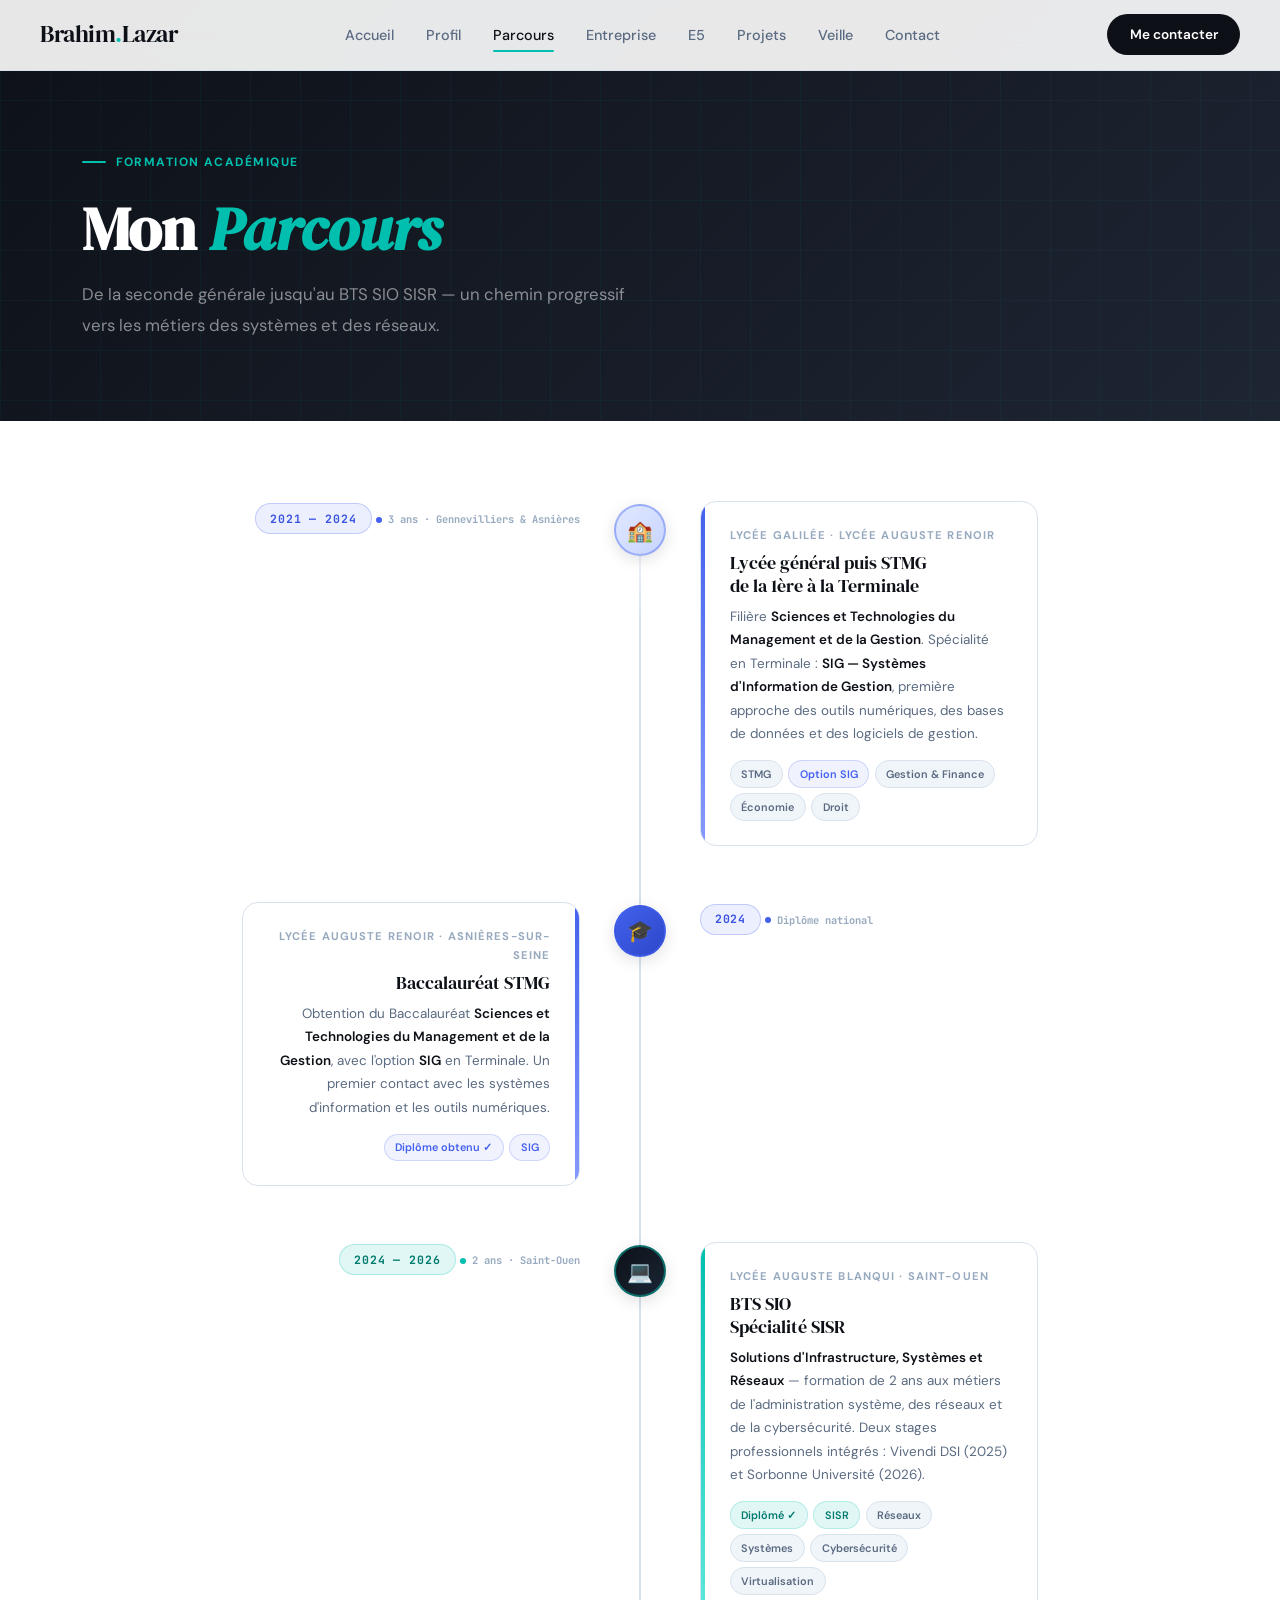
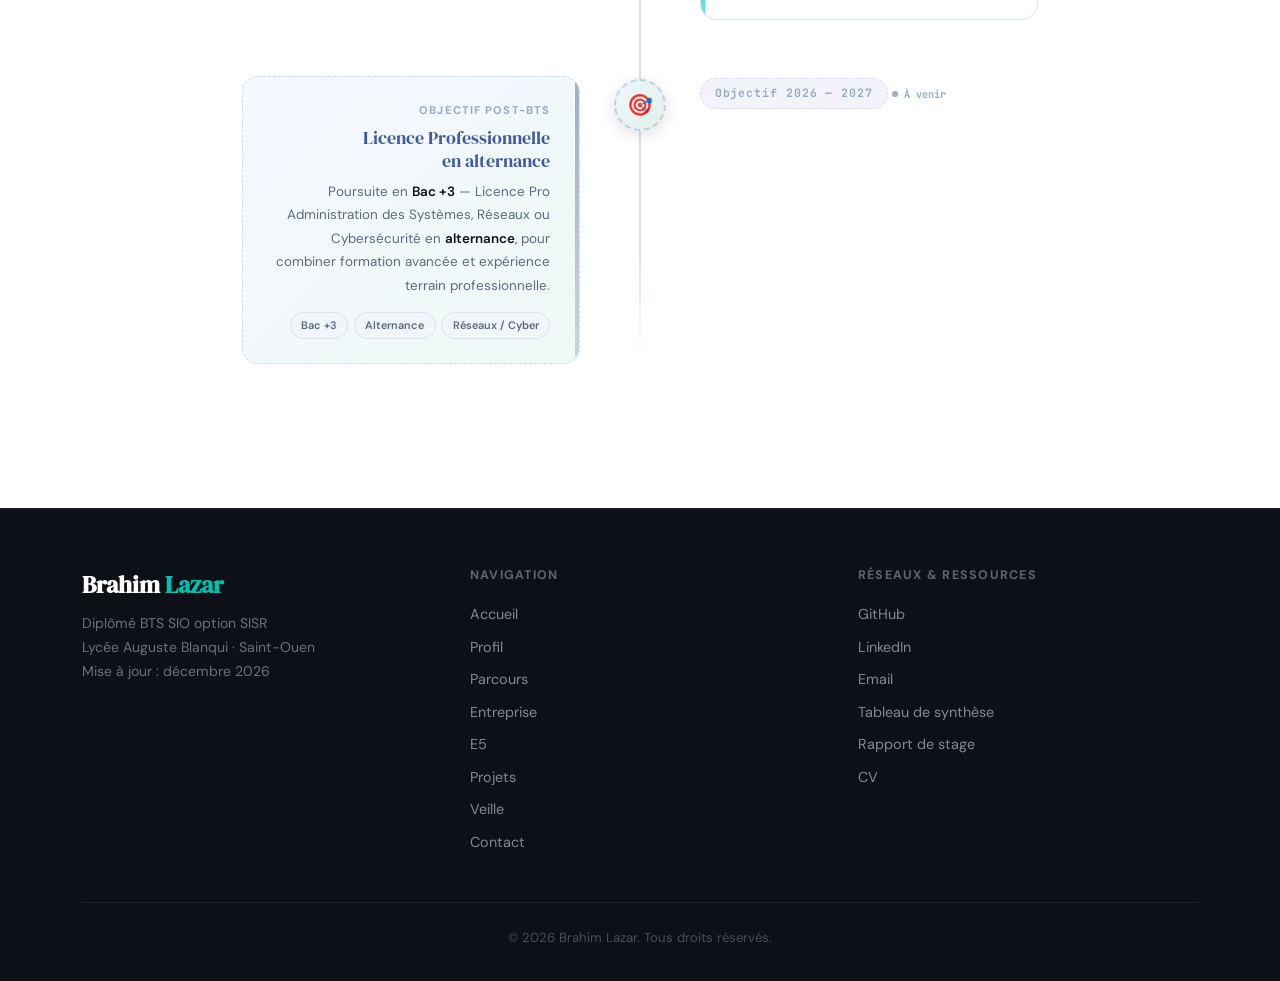
<file: parcours.html>
<!DOCTYPE html>
<html lang="fr">
<head>
<meta charset="UTF-8">
<meta name="viewport" content="width=device-width, initial-scale=1.0">
<title>Parcours — Brahim Lazar</title>
<link rel="preconnect" href="https://fonts.googleapis.com">
<link rel="preconnect" href="https://fonts.gstatic.com" crossorigin>
<link href="https://fonts.googleapis.com/css2?family=DM+Serif+Display:ital@0;1&family=DM+Sans:wght@300;400;500;600&family=JetBrains+Mono:wght@400;600&display=swap" rel="stylesheet">
<link rel="stylesheet" href="styles-global.css">
<style>
.parcours-section{padding:5rem 0 9rem;background:var(--white)}
.timeline-wrap{max-width:860px;margin:0 auto;position:relative;padding:0 2rem}
.timeline-wrap::before{content:'';position:absolute;left:50%;top:0;bottom:0;width:2px;background:linear-gradient(180deg,transparent,var(--line) 8%,var(--line) 92%,transparent);transform:translateX(-50%)}
.tl-step{display:grid;grid-template-columns:1fr 56px 1fr;gap:0;align-items:start;margin-bottom:3.5rem;position:relative}
.tl-step:last-child{margin-bottom:0}
.tl-left{padding-right:2rem;text-align:right}
.tl-center{display:flex;flex-direction:column;align-items:center;padding-top:.2rem;z-index:2}
.tl-node{width:52px;height:52px;border-radius:50%;display:flex;align-items:center;justify-content:center;font-size:1.3rem;flex-shrink:0;position:relative;z-index:2;box-shadow:0 4px 16px rgba(0,0,0,.12);transition:transform .3s ease}
.tl-node:hover{transform:scale(1.08)}
.tl-node.stmg{background:linear-gradient(135deg,#e0e8ff,#c8d4ff);border:2.5px solid rgba(67,97,238,.4)}
.tl-node.bac{background:linear-gradient(135deg,#4361ee,#2d47c8);border:2.5px solid rgba(67,97,238,.5)}
.tl-node.bts{background:linear-gradient(135deg,#0d1117,#1a2535);border:2.5px solid rgba(0,191,174,.5)}
.tl-node.futur{background:linear-gradient(135deg,#f0f7ff,#e0f0e8);border:2.5px dashed rgba(100,120,200,.3)}
.tl-right{padding-left:2rem}
.tl-step.right .tl-left{order:3;text-align:left;padding-left:2rem;padding-right:0}
.tl-step.right .tl-center{order:2}
.tl-step.right .tl-right{order:1;text-align:right;padding-right:2rem;padding-left:0}
.tl-year-badge{display:inline-flex;align-items:center;gap:.4rem;font-family:var(--font-mono);font-size:.72rem;font-weight:700;letter-spacing:.08em;padding:.3rem .85rem;border-radius:50px;margin-bottom:.6rem}
.tl-year-badge.indigo{background:rgba(67,97,238,.1);color:#3b54e0;border:1px solid rgba(67,97,238,.25)}
.tl-year-badge.teal{background:var(--teal-dim);color:#007a6e;border:1px solid rgba(0,191,174,.25)}
.tl-year-badge.future{background:rgba(100,120,200,.08);color:var(--subtle);border:1px dashed rgba(100,120,200,.2)}
.tl-duration{display:inline-flex;align-items:center;gap:.4rem;font-family:var(--font-mono);font-size:.65rem;font-weight:700;color:var(--subtle);margin-top:.6rem}
.tl-duration-dot{width:6px;height:6px;border-radius:50%}
.tl-card{background:var(--white);border:1.5px solid var(--line);border-radius:16px;padding:1.5rem 1.8rem;text-align:left;transition:all .3s ease;position:relative;overflow:hidden}
.tl-card::before{content:'';position:absolute;top:0;left:0;width:4px;height:100%;border-radius:4px 0 0 4px}
.tl-card.indigo::before{background:linear-gradient(180deg,#4361ee,#8599ff)}
.tl-card.teal::before{background:linear-gradient(180deg,var(--teal),#5ce8de)}
.tl-card.future::before{background:linear-gradient(180deg,#a0aec0,#cbd5e1)}
.tl-card:hover{transform:translateY(-3px);box-shadow:0 12px 36px rgba(0,0,0,.09)}
.tl-card.indigo:hover{border-color:rgba(67,97,238,.3)}
.tl-card.teal:hover{border-color:rgba(0,191,174,.3)}
.tl-step.right .tl-right .tl-card{text-align:right}
.tl-step.right .tl-right .tl-card::before{left:auto;right:0;border-radius:0 4px 4px 0}
.tl-step.right .tl-right .tl-card-tags{justify-content:flex-end}
.tl-card.future{background:linear-gradient(135deg,#f5f8ff,#eef8f5);border:1.5px dashed rgba(67,97,238,.2)}
.tl-card.future:hover{transform:none;box-shadow:none}
.tl-card-school{font-size:.7rem;font-weight:700;text-transform:uppercase;letter-spacing:.1em;color:var(--subtle);margin-bottom:.35rem}
.tl-card-title{font-family:var(--font-display);font-size:1.15rem;color:var(--ink);line-height:1.25;margin-bottom:.5rem}
.tl-card.future .tl-card-title{color:#3d5a9e}
.tl-card-desc{font-size:.84rem;color:var(--muted);line-height:1.75}
.tl-card-desc strong{color:var(--ink);font-weight:600}
.tl-card-tags{display:flex;flex-wrap:wrap;gap:.35rem;margin-top:.9rem}
.tl-tag{font-size:.68rem;font-weight:600;padding:.22rem .65rem;border-radius:50px;background:var(--surface);color:var(--muted);border:1px solid var(--line)}
.tl-tag.indigo{background:rgba(67,97,238,.08);color:#4361ee;border-color:rgba(67,97,238,.2)}
.tl-tag.teal{background:var(--teal-dim);color:#007a6e;border-color:rgba(0,191,174,.2)}
@media(max-width:720px){
  .timeline-wrap::before{left:24px}
  .tl-step,.tl-step.right{grid-template-columns:52px 1fr}
  .tl-step .tl-left,.tl-step.right .tl-left{display:none}
  .tl-step .tl-center,.tl-step.right .tl-center{order:1}
  .tl-step .tl-right,.tl-step.right .tl-right{order:2;text-align:left;padding-right:0;padding-left:1.2rem}
  .tl-step.right .tl-right .tl-card{text-align:left}
  .tl-step.right .tl-right .tl-card::before{left:0;right:auto;border-radius:4px 0 0 4px}
  .tl-step.right .tl-right .tl-card-tags{justify-content:flex-start}
}
</style>
</head>
<body>

<section class="page-hero">
  <div class="page-hero-grid"></div>
  <div class="container">
    <div class="page-hero-inner reveal">
      <div class="page-hero-badge">Formation académique</div>
      <h1>Mon <em>Parcours</em></h1>
      <p>De la seconde générale jusqu'au BTS SIO SISR — un chemin progressif vers les métiers des systèmes et des réseaux.</p>
    </div>
  </div>
</section>

<section class="parcours-section">
  <div class="container">
    <div class="timeline-wrap">

      <!-- ÉTAPE 1 — Lycée STMG -->
      <div class="tl-step left reveal">
        <div class="tl-left">
          <span class="tl-year-badge indigo">2021 — 2024</span>
          <div class="tl-duration">
            <div class="tl-duration-dot" style="background:#4361ee"></div>
            3 ans · Gennevilliers &amp; Asnières
          </div>
        </div>
        <div class="tl-center"><div class="tl-node stmg">🏫</div></div>
        <div class="tl-right">
          <div class="tl-card indigo">
            <div class="tl-card-school">Lycée Galilée · Lycée Auguste Renoir</div>
            <div class="tl-card-title">Lycée général puis STMG<br>de la 1ère à la Terminale</div>
            <div class="tl-card-desc">
              Filière <strong>Sciences et Technologies du Management et de la Gestion</strong>.
              Spécialité en Terminale : <strong>SIG — Systèmes d'Information de Gestion</strong>,
              première approche des outils numériques, des bases de données et des logiciels de gestion.
            </div>
            <div class="tl-card-tags">
              <span class="tl-tag">STMG</span>
              <span class="tl-tag indigo">Option SIG</span>
              <span class="tl-tag">Gestion &amp; Finance</span>
              <span class="tl-tag">Économie</span>
              <span class="tl-tag">Droit</span>
            </div>
          </div>
        </div>
      </div>

      <!-- ÉTAPE 2 — Bac STMG -->
      <div class="tl-step right reveal">
        <div class="tl-right">
          <div class="tl-card indigo">
            <div class="tl-card-school">Lycée Auguste Renoir · Asnières-sur-Seine</div>
            <div class="tl-card-title">Baccalauréat STMG</div>
            <div class="tl-card-desc">
              Obtention du Baccalauréat <strong>Sciences et Technologies du Management et de la Gestion</strong>,
              avec l'option <strong>SIG</strong> en Terminale.
              Un premier contact avec les systèmes d'information et les outils numériques.
            </div>
            <div class="tl-card-tags">
              <span class="tl-tag indigo">Diplôme obtenu ✓</span>
              <span class="tl-tag indigo">SIG</span>
            </div>
          </div>
        </div>
        <div class="tl-center"><div class="tl-node bac">🎓</div></div>
        <div class="tl-left">
          <span class="tl-year-badge indigo">2024</span>
          <div class="tl-duration">
            <div class="tl-duration-dot" style="background:#4361ee"></div>
            Diplôme national
          </div>
        </div>
      </div>

      <!-- ÉTAPE 3 — BTS SIO SISR -->
      <div class="tl-step left reveal">
        <div class="tl-left">
          <span class="tl-year-badge teal">2024 — 2026</span>
          <div class="tl-duration">
            <div class="tl-duration-dot" style="background:var(--teal)"></div>
            2 ans · Saint-Ouen
          </div>
        </div>
        <div class="tl-center"><div class="tl-node bts">💻</div></div>
        <div class="tl-right">
          <div class="tl-card teal">
            <div class="tl-card-school">Lycée Auguste Blanqui · Saint-Ouen</div>
            <div class="tl-card-title">BTS SIO<br>Spécialité SISR</div>
            <div class="tl-card-desc">
              <strong>Solutions d'Infrastructure, Systèmes et Réseaux</strong> — formation de 2 ans
              aux métiers de l'administration système, des réseaux et de la cybersécurité.
              Deux stages professionnels intégrés : Vivendi DSI (2025) et Sorbonne Université (2026).
            </div>
            <div class="tl-card-tags">
              <span class="tl-tag teal">Diplômé ✓</span>
              <span class="tl-tag teal">SISR</span>
              <span class="tl-tag">Réseaux</span>
              <span class="tl-tag">Systèmes</span>
              <span class="tl-tag">Cybersécurité</span>
              <span class="tl-tag">Virtualisation</span>
            </div>
          </div>
        </div>
      </div>

      <!-- ÉTAPE 4 — Objectif -->
      <div class="tl-step right reveal">
        <div class="tl-right">
          <div class="tl-card future">
            <div class="tl-card-school">Objectif post-BTS</div>
            <div class="tl-card-title">Licence Professionnelle<br>en alternance</div>
            <div class="tl-card-desc">
              Poursuite en <strong>Bac +3</strong> — Licence Pro Administration des Systèmes,
              Réseaux ou Cybersécurité en <strong>alternance</strong>, pour combiner
              formation avancée et expérience terrain professionnelle.
            </div>
            <div class="tl-card-tags">
              <span class="tl-tag">Bac +3</span>
              <span class="tl-tag">Alternance</span>
              <span class="tl-tag">Réseaux / Cyber</span>
            </div>
          </div>
        </div>
        <div class="tl-center"><div class="tl-node futur">🎯</div></div>
        <div class="tl-left">
          <span class="tl-year-badge future">Objectif 2026 — 2027</span>
          <div class="tl-duration">
            <div class="tl-duration-dot" style="background:#a0aec0"></div>
            À venir
          </div>
        </div>
      </div>

    </div>
  </div>
</section>

<script src="shared.js"></script>
</body>
</html>
</file>
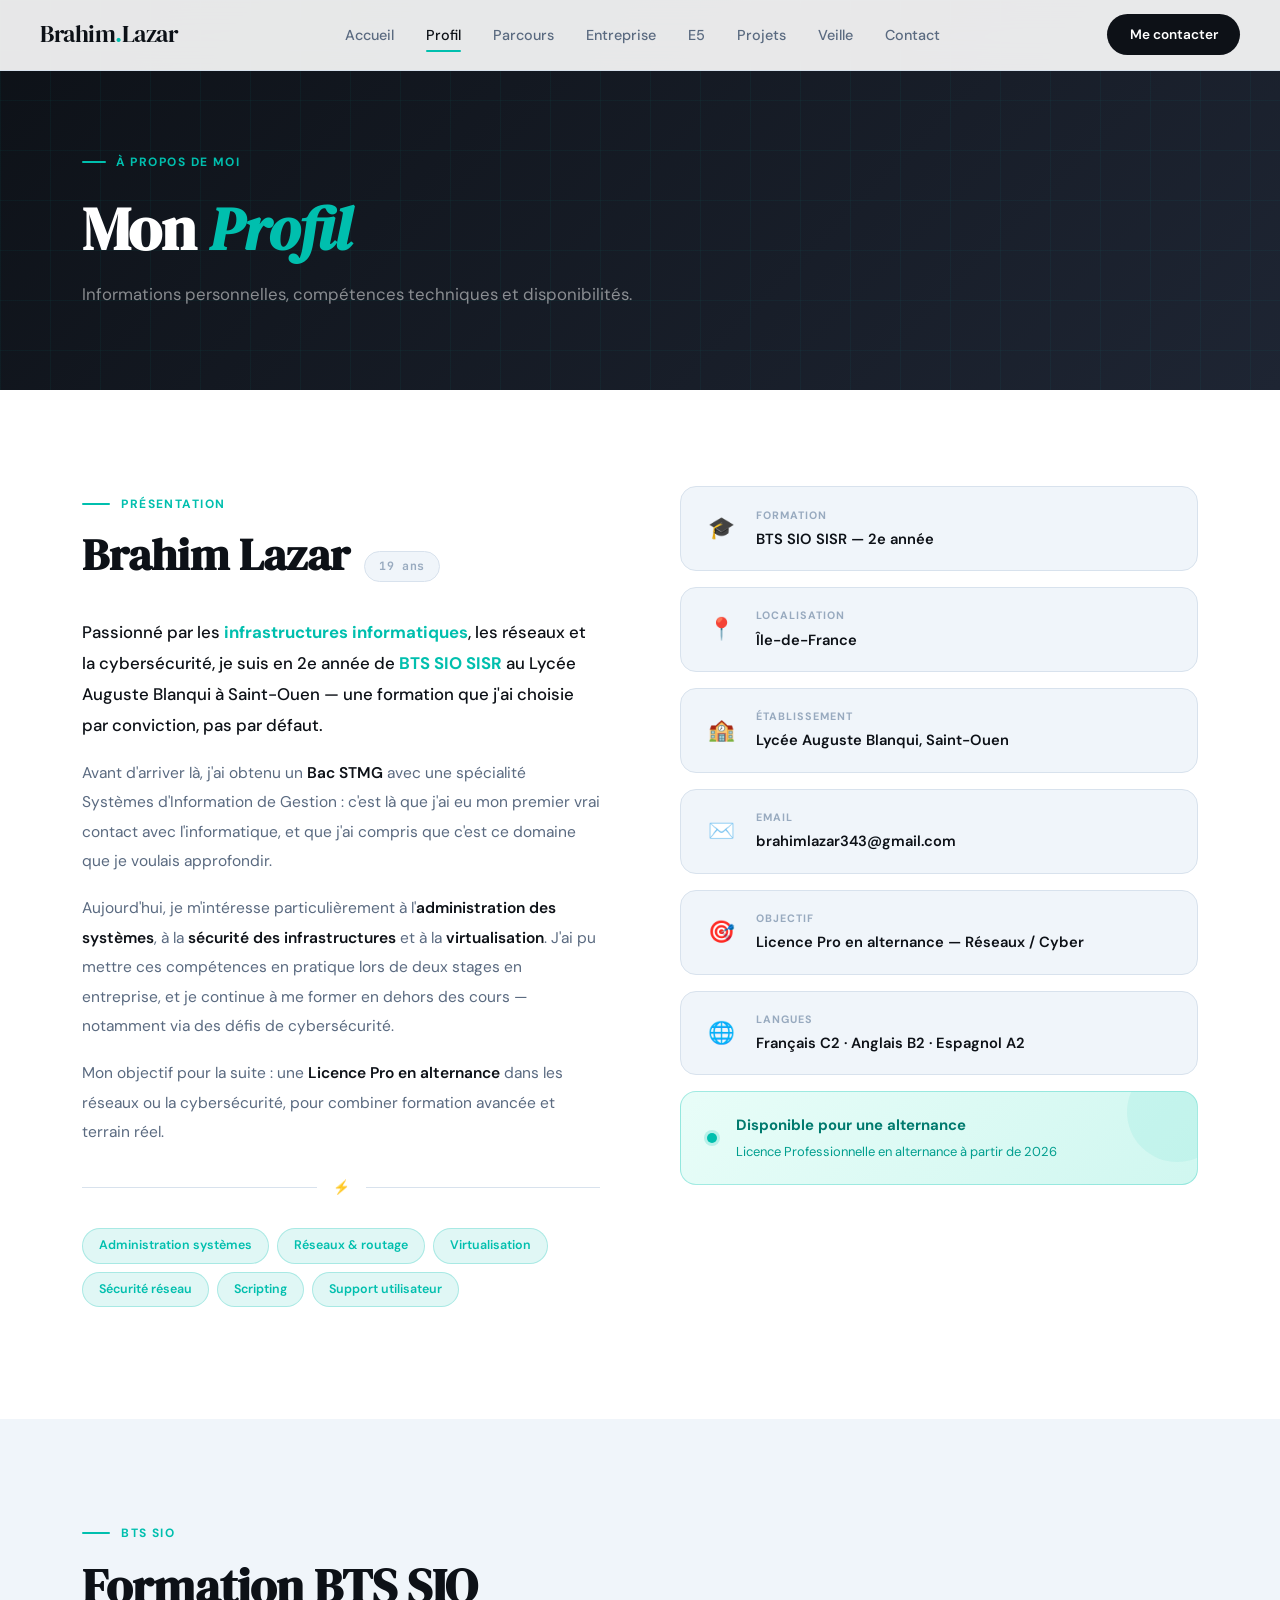
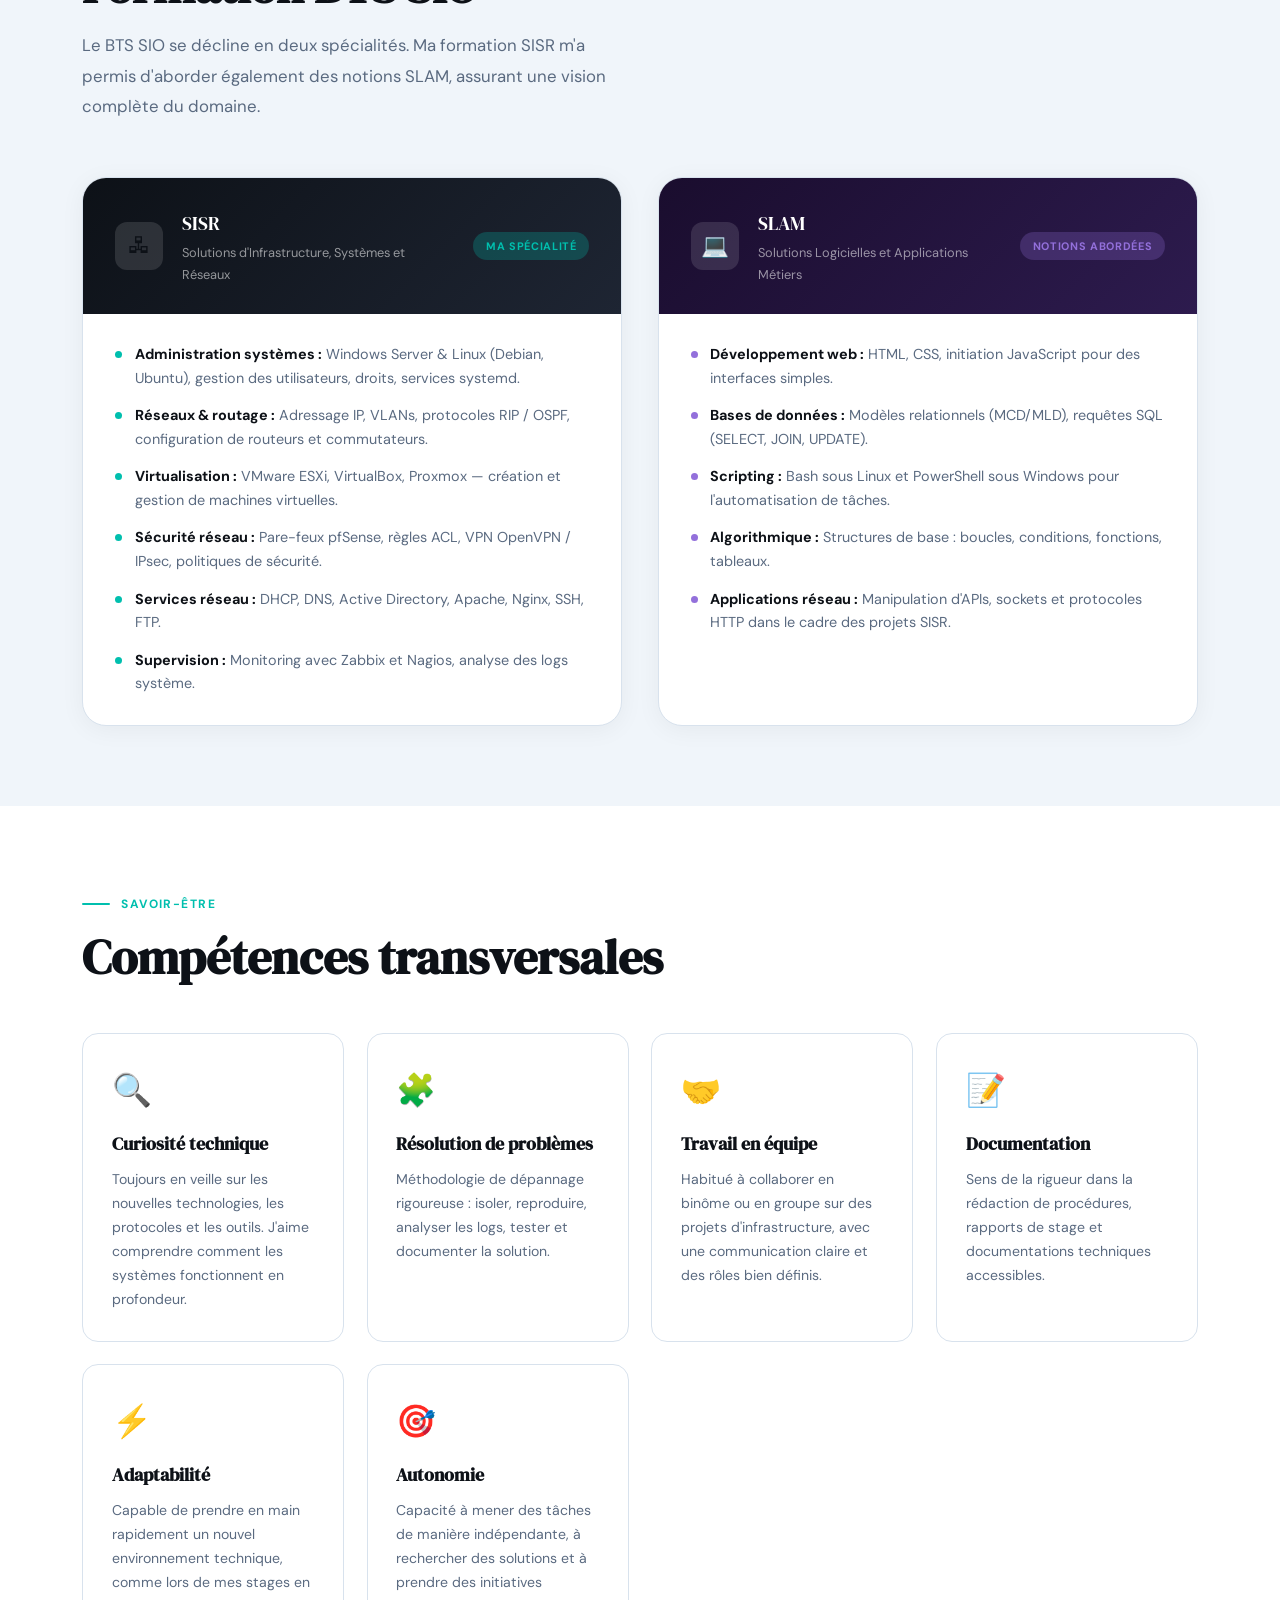
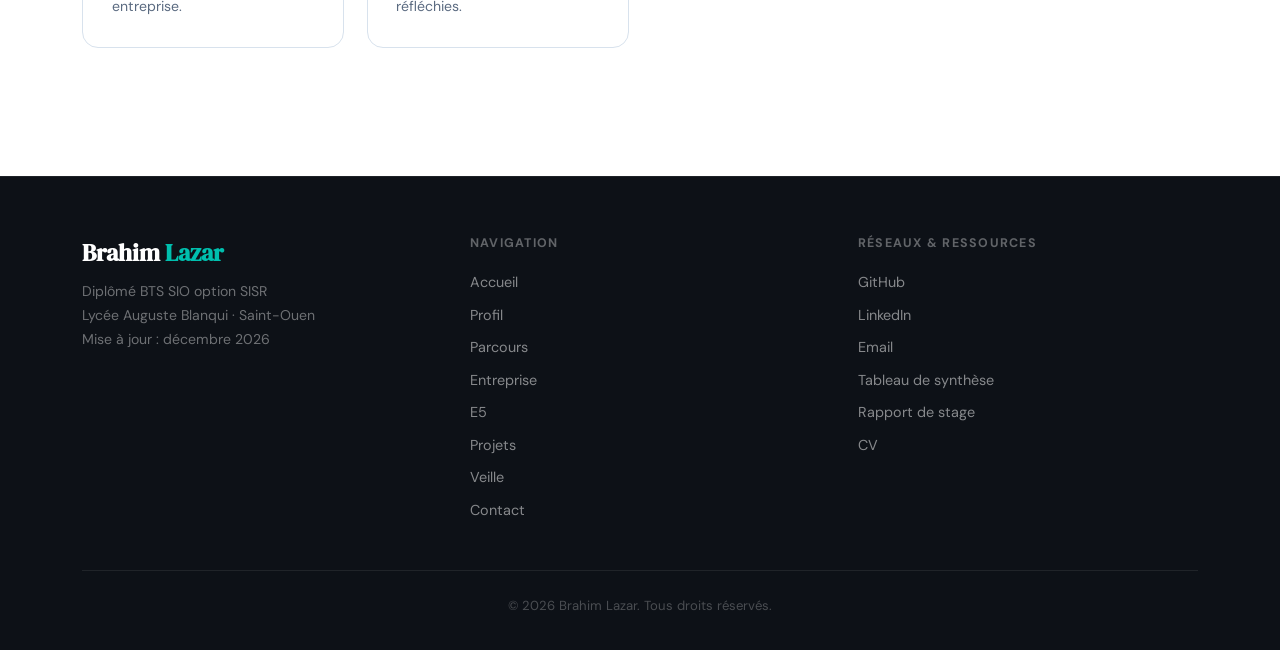
<file: profil.html>
<!DOCTYPE html>
<html lang="fr">
<head>
<meta charset="UTF-8">
<meta name="viewport" content="width=device-width, initial-scale=1.0">
<title>Profil — Brahim Lazar</title>
<link rel="preconnect" href="https://fonts.googleapis.com">
<link rel="preconnect" href="https://fonts.gstatic.com" crossorigin>
<link href="https://fonts.googleapis.com/css2?family=DM+Serif+Display:ital@0;1&family=DM+Sans:wght@300;400;500;600&family=JetBrains+Mono:wght@400;600&display=swap" rel="stylesheet">
<link rel="stylesheet" href="styles-global.css">
<style>
.profil-section{padding:6rem 0 7rem;background:var(--white);overflow:hidden}
.profil-grid{display:grid;grid-template-columns:1fr 1fr;gap:5rem;align-items:start}
.profil-name-line{display:flex;align-items:baseline;gap:.9rem;margin-bottom:2.2rem;flex-wrap:wrap}
.profil-name-line h2{font-family:var(--font-display);font-size:clamp(2rem,4vw,2.8rem);color:var(--ink);line-height:1.1;margin:0}
.profil-age-tag{font-family:var(--font-mono);font-size:.72rem;font-weight:700;padding:.3rem .85rem;border-radius:50px;background:var(--surface);color:var(--subtle);border:1.5px solid var(--line);letter-spacing:.06em;white-space:nowrap}
.profil-intro{font-size:1.05rem;color:var(--ink);font-weight:500;line-height:1.85;margin-bottom:1.1rem}
.profil-intro em{color:var(--teal);font-style:normal;font-weight:700}
.profil-body{font-size:.97rem;color:var(--muted);line-height:1.9;margin-bottom:1.1rem}
.profil-body strong{color:var(--ink);font-weight:600}
.profil-divider{display:flex;align-items:center;gap:1rem;margin:1.8rem 0}
.profil-divider-line{flex:1;height:1px;background:var(--line)}
.profil-divider-icon{font-size:.85rem;color:var(--subtle)}
.profil-chips{display:flex;flex-wrap:wrap;gap:.5rem}
.profil-chip{font-size:.78rem;font-weight:600;padding:.38rem 1rem;border-radius:50px;background:var(--teal-dim);color:var(--teal);border:1.5px solid rgba(0,191,174,.25);transition:all .2s var(--ease)}
.profil-chip:hover{background:var(--teal);color:white}
.profil-aside{display:flex;flex-direction:column;gap:1rem}
.info-box{display:flex;align-items:center;gap:1.2rem;padding:1.15rem 1.5rem;background:var(--surface);border-radius:var(--r);border:1.5px solid var(--line);transition:all .3s var(--ease);text-decoration:none;color:inherit}
.info-box:hover,.info-box:focus{border-color:var(--teal);transform:translateX(4px);box-shadow:0 6px 24px rgba(0,191,174,.1)}
.info-icon{font-size:1.35rem;min-width:32px;text-align:center}
.info-label{font-size:.67rem;font-weight:700;text-transform:uppercase;letter-spacing:.09em;color:var(--subtle);margin-bottom:.18rem}
.info-val{font-size:.92rem;font-weight:600;color:var(--ink)}
.avail-card{display:flex;align-items:center;gap:1.2rem;padding:1.3rem 1.6rem;background:linear-gradient(135deg,#e8fdf8,#d0f7f0);border:1.5px solid rgba(0,191,174,.3);border-radius:var(--r);position:relative;overflow:hidden}
.avail-card::before{content:'';position:absolute;top:-30px;right:-30px;width:100px;height:100px;border-radius:50%;background:rgba(0,191,174,.08);pointer-events:none}
.avail-pulse{width:10px;height:10px;border-radius:50%;background:var(--teal);box-shadow:0 0 0 3px rgba(0,191,174,.2);flex-shrink:0;animation:pulse-dot 1.8s ease-in-out infinite}
@keyframes pulse-dot{0%,100%{box-shadow:0 0 0 3px rgba(0,191,174,.25)}50%{box-shadow:0 0 0 7px rgba(0,191,174,.07)}}
.avail-card strong{color:#007a6e;font-size:.93rem;display:block;margin-bottom:.15rem}
.avail-card p{font-size:.81rem;color:#009e8e;margin:0}
.formation{padding:6rem 0 5rem;background:var(--surface)}
.formation-grid{display:grid;grid-template-columns:1fr 1fr;gap:2.2rem;margin-top:3.5rem}
.pc{background:var(--white);border-radius:var(--r-lg);border:1.5px solid var(--line);overflow:hidden;box-shadow:0 4px 24px rgba(0,0,0,.05);transition:all .3s var(--ease)}
.pc:hover{transform:translateY(-6px);box-shadow:0 16px 48px rgba(0,0,0,.1)}
.pc-head{padding:1.8rem 2rem;display:flex;align-items:center;gap:1.2rem}
.pc.sisr .pc-head{background:linear-gradient(135deg,#0d1117,#1e2533)}
.pc.slam .pc-head{background:linear-gradient(135deg,#1a0d2e,#2d1b4e)}
.pc-icon{width:48px;height:48px;border-radius:12px;background:rgba(255,255,255,.12);display:flex;align-items:center;justify-content:center;font-size:1.4rem;flex-shrink:0}
.pc-title{font-family:var(--font-display);font-size:1.2rem;color:white}
.pc-sub{font-size:.8rem;color:rgba(255,255,255,.55);margin-top:.15rem}
.pc-badge{margin-left:auto;font-size:.68rem;font-weight:700;text-transform:uppercase;letter-spacing:.06em;padding:.3rem .8rem;border-radius:50px;white-space:nowrap}
.badge-teal{background:rgba(0,191,174,.25);color:var(--teal)}
.badge-purple{background:rgba(147,112,219,.25);color:#9370db}
.pc-body{padding:1.8rem 2rem}
.pc-list{display:flex;flex-direction:column;gap:.85rem}
.pc-item{display:flex;align-items:flex-start;gap:.8rem;font-size:.9rem;color:var(--muted);line-height:1.65}
.pc-dot{width:7px;height:7px;border-radius:50%;flex-shrink:0;margin-top:.5rem}
.dot-teal{background:var(--teal)}.dot-purple{background:#9370db}
.pc-item strong{color:var(--ink)}
.soft-section{padding:5rem 0 8rem;background:var(--white)}
.soft-grid{display:grid;grid-template-columns:repeat(auto-fill,minmax(240px,1fr));gap:1.4rem;margin-top:3rem}
.soft-card{background:var(--white);border-radius:var(--r);padding:1.8rem;border:1.5px solid var(--line);transition:all .3s var(--ease)}
.soft-card:hover{border-color:var(--teal);transform:translateY(-4px);box-shadow:0 10px 30px rgba(0,191,174,.1)}
.soft-icon{font-size:2rem;margin-bottom:.8rem}
.soft-card h4{font-family:var(--font-display);font-size:1.1rem;color:var(--ink);margin-bottom:.5rem}
.soft-card p{font-size:.88rem;color:var(--muted);line-height:1.7}
@media(max-width:1024px){.profil-grid{grid-template-columns:1fr}.formation-grid{grid-template-columns:1fr}}
</style>
</head>
<body>

<section class="page-hero">
  <div class="page-hero-grid"></div>
  <div class="container">
    <div class="page-hero-inner reveal">
      <div class="page-hero-badge">À propos de moi</div>
      <h1>Mon <em>Profil</em></h1>
      <p>Informations personnelles, compétences techniques et disponibilités.</p>
    </div>
  </div>
</section>

<section class="profil-section">
  <div class="container">
    <div class="profil-grid">

      <div class="profil-text reveal">
        <div class="s-label">Présentation</div>

        <div class="profil-name-line">
          <h2>Brahim Lazar</h2>
          <span class="profil-age-tag">19 ans</span>
        </div>

        <p class="profil-intro">
          Passionné par les <em>infrastructures informatiques</em>, les réseaux
          et la cybersécurité, je suis en 2e année de <em>BTS SIO SISR</em>
          au Lycée Auguste Blanqui à Saint-Ouen — une formation que j'ai choisie
          par conviction, pas par défaut.
        </p>

        <p class="profil-body">
          Avant d'arriver là, j'ai obtenu un <strong>Bac STMG</strong> avec une
          spécialité Systèmes d'Information de Gestion : c'est là que j'ai eu mon
          premier vrai contact avec l'informatique, et que j'ai compris que c'est
          ce domaine que je voulais approfondir.
        </p>

        <p class="profil-body">
          Aujourd'hui, je m'intéresse particulièrement à l'<strong>administration
          des systèmes</strong>, à la <strong>sécurité des infrastructures</strong>
          et à la <strong>virtualisation</strong>. J'ai pu mettre ces compétences
          en pratique lors de deux stages en entreprise, et je continue à me former
          en dehors des cours — notamment via des défis de cybersécurité.
        </p>

        <p class="profil-body">
          Mon objectif pour la suite : une <strong>Licence Pro en alternance</strong>
          dans les réseaux ou la cybersécurité, pour combiner formation avancée
          et terrain réel.
        </p>

        <div class="profil-divider">
          <div class="profil-divider-line"></div>
          <span class="profil-divider-icon">⚡</span>
          <div class="profil-divider-line"></div>
        </div>

        <div class="profil-chips">
          <span class="profil-chip">Administration systèmes</span>
          <span class="profil-chip">Réseaux &amp; routage</span>
          <span class="profil-chip">Virtualisation</span>
          <span class="profil-chip">Sécurité réseau</span>
          <span class="profil-chip">Scripting</span>
          <span class="profil-chip">Support utilisateur</span>
        </div>
      </div>

      <div class="profil-aside reveal d2">
        <div class="info-box">
          <div class="info-icon">🎓</div>
          <div><div class="info-label">Formation</div><div class="info-val">BTS SIO SISR — 2e année</div></div>
        </div>
        <div class="info-box">
          <div class="info-icon">📍</div>
          <div><div class="info-label">Localisation</div><div class="info-val">Île-de-France</div></div>
        </div>
        <div class="info-box">
          <div class="info-icon">🏫</div>
          <div><div class="info-label">Établissement</div><div class="info-val">Lycée Auguste Blanqui, Saint-Ouen</div></div>
        </div>
        <a class="info-box" href="mailto:brahimlazar343@gmail.com">
          <div class="info-icon">✉️</div>
          <div><div class="info-label">Email</div><div class="info-val">brahimlazar343@gmail.com</div></div>
        </a>
        <div class="info-box">
          <div class="info-icon">🎯</div>
          <div><div class="info-label">Objectif</div><div class="info-val">Licence Pro en alternance — Réseaux / Cyber</div></div>
        </div>
        <div class="info-box">
          <div class="info-icon">🌐</div>
          <div><div class="info-label">Langues</div><div class="info-val">Français C2 · Anglais B2 · Espagnol A2</div></div>
        </div>
        <div class="avail-card">
          <div class="avail-pulse"></div>
          <div>
            <strong>Disponible pour une alternance</strong>
            <p>Licence Professionnelle en alternance à partir de 2026</p>
          </div>
        </div>
      </div>

    </div>
  </div>
</section>

<section class="formation">
  <div class="container">
    <div class="s-label reveal">BTS SIO</div>
    <h2 class="s-title reveal">Formation BTS SIO</h2>
    <p class="s-sub reveal">Le BTS SIO se décline en deux spécialités. Ma formation SISR m'a permis d'aborder également des notions SLAM, assurant une vision complète du domaine.</p>
    <div class="formation-grid">
      <div class="pc sisr reveal">
        <div class="pc-head">
          <div class="pc-icon">🖧</div>
          <div><div class="pc-title">SISR</div><div class="pc-sub">Solutions d'Infrastructure, Systèmes et Réseaux</div></div>
          <div class="pc-badge badge-teal">Ma spécialité</div>
        </div>
        <div class="pc-body">
          <ul class="pc-list">
            <li class="pc-item"><span class="pc-dot dot-teal"></span><span><strong>Administration systèmes :</strong> Windows Server &amp; Linux (Debian, Ubuntu), gestion des utilisateurs, droits, services systemd.</span></li>
            <li class="pc-item"><span class="pc-dot dot-teal"></span><span><strong>Réseaux &amp; routage :</strong> Adressage IP, VLANs, protocoles RIP / OSPF, configuration de routeurs et commutateurs.</span></li>
            <li class="pc-item"><span class="pc-dot dot-teal"></span><span><strong>Virtualisation :</strong> VMware ESXi, VirtualBox, Proxmox — création et gestion de machines virtuelles.</span></li>
            <li class="pc-item"><span class="pc-dot dot-teal"></span><span><strong>Sécurité réseau :</strong> Pare-feux pfSense, règles ACL, VPN OpenVPN / IPsec, politiques de sécurité.</span></li>
            <li class="pc-item"><span class="pc-dot dot-teal"></span><span><strong>Services réseau :</strong> DHCP, DNS, Active Directory, Apache, Nginx, SSH, FTP.</span></li>
            <li class="pc-item"><span class="pc-dot dot-teal"></span><span><strong>Supervision :</strong> Monitoring avec Zabbix et Nagios, analyse des logs système.</span></li>
          </ul>
        </div>
      </div>
      <div class="pc slam reveal d2">
        <div class="pc-head">
          <div class="pc-icon">💻</div>
          <div><div class="pc-title">SLAM</div><div class="pc-sub">Solutions Logicielles et Applications Métiers</div></div>
          <div class="pc-badge badge-purple">Notions abordées</div>
        </div>
        <div class="pc-body">
          <ul class="pc-list">
            <li class="pc-item"><span class="pc-dot dot-purple"></span><span><strong>Développement web :</strong> HTML, CSS, initiation JavaScript pour des interfaces simples.</span></li>
            <li class="pc-item"><span class="pc-dot dot-purple"></span><span><strong>Bases de données :</strong> Modèles relationnels (MCD/MLD), requêtes SQL (SELECT, JOIN, UPDATE).</span></li>
            <li class="pc-item"><span class="pc-dot dot-purple"></span><span><strong>Scripting :</strong> Bash sous Linux et PowerShell sous Windows pour l'automatisation de tâches.</span></li>
            <li class="pc-item"><span class="pc-dot dot-purple"></span><span><strong>Algorithmique :</strong> Structures de base : boucles, conditions, fonctions, tableaux.</span></li>
            <li class="pc-item"><span class="pc-dot dot-purple"></span><span><strong>Applications réseau :</strong> Manipulation d'APIs, sockets et protocoles HTTP dans le cadre des projets SISR.</span></li>
          </ul>
        </div>
      </div>
    </div>
  </div>
</section>

<section class="soft-section">
  <div class="container">
    <div class="s-label reveal">Savoir-être</div>
    <h2 class="s-title reveal">Compétences transversales</h2>
    <div class="soft-grid">
      <div class="soft-card reveal">
        <div class="soft-icon">🔍</div>
        <h4>Curiosité technique</h4>
        <p>Toujours en veille sur les nouvelles technologies, les protocoles et les outils. J'aime comprendre comment les systèmes fonctionnent en profondeur.</p>
      </div>
      <div class="soft-card reveal d1">
        <div class="soft-icon">🧩</div>
        <h4>Résolution de problèmes</h4>
        <p>Méthodologie de dépannage rigoureuse : isoler, reproduire, analyser les logs, tester et documenter la solution.</p>
      </div>
      <div class="soft-card reveal d2">
        <div class="soft-icon">🤝</div>
        <h4>Travail en équipe</h4>
        <p>Habitué à collaborer en binôme ou en groupe sur des projets d'infrastructure, avec une communication claire et des rôles bien définis.</p>
      </div>
      <div class="soft-card reveal d3">
        <div class="soft-icon">📝</div>
        <h4>Documentation</h4>
        <p>Sens de la rigueur dans la rédaction de procédures, rapports de stage et documentations techniques accessibles.</p>
      </div>
      <div class="soft-card reveal">
        <div class="soft-icon">⚡</div>
        <h4>Adaptabilité</h4>
        <p>Capable de prendre en main rapidement un nouvel environnement technique, comme lors de mes stages en entreprise.</p>
      </div>
      <div class="soft-card reveal d1">
        <div class="soft-icon">🎯</div>
        <h4>Autonomie</h4>
        <p>Capacité à mener des tâches de manière indépendante, à rechercher des solutions et à prendre des initiatives réfléchies.</p>
      </div>
    </div>
  </div>
</section>

<script src="shared.js"></script>
</body>
</html>
</file>
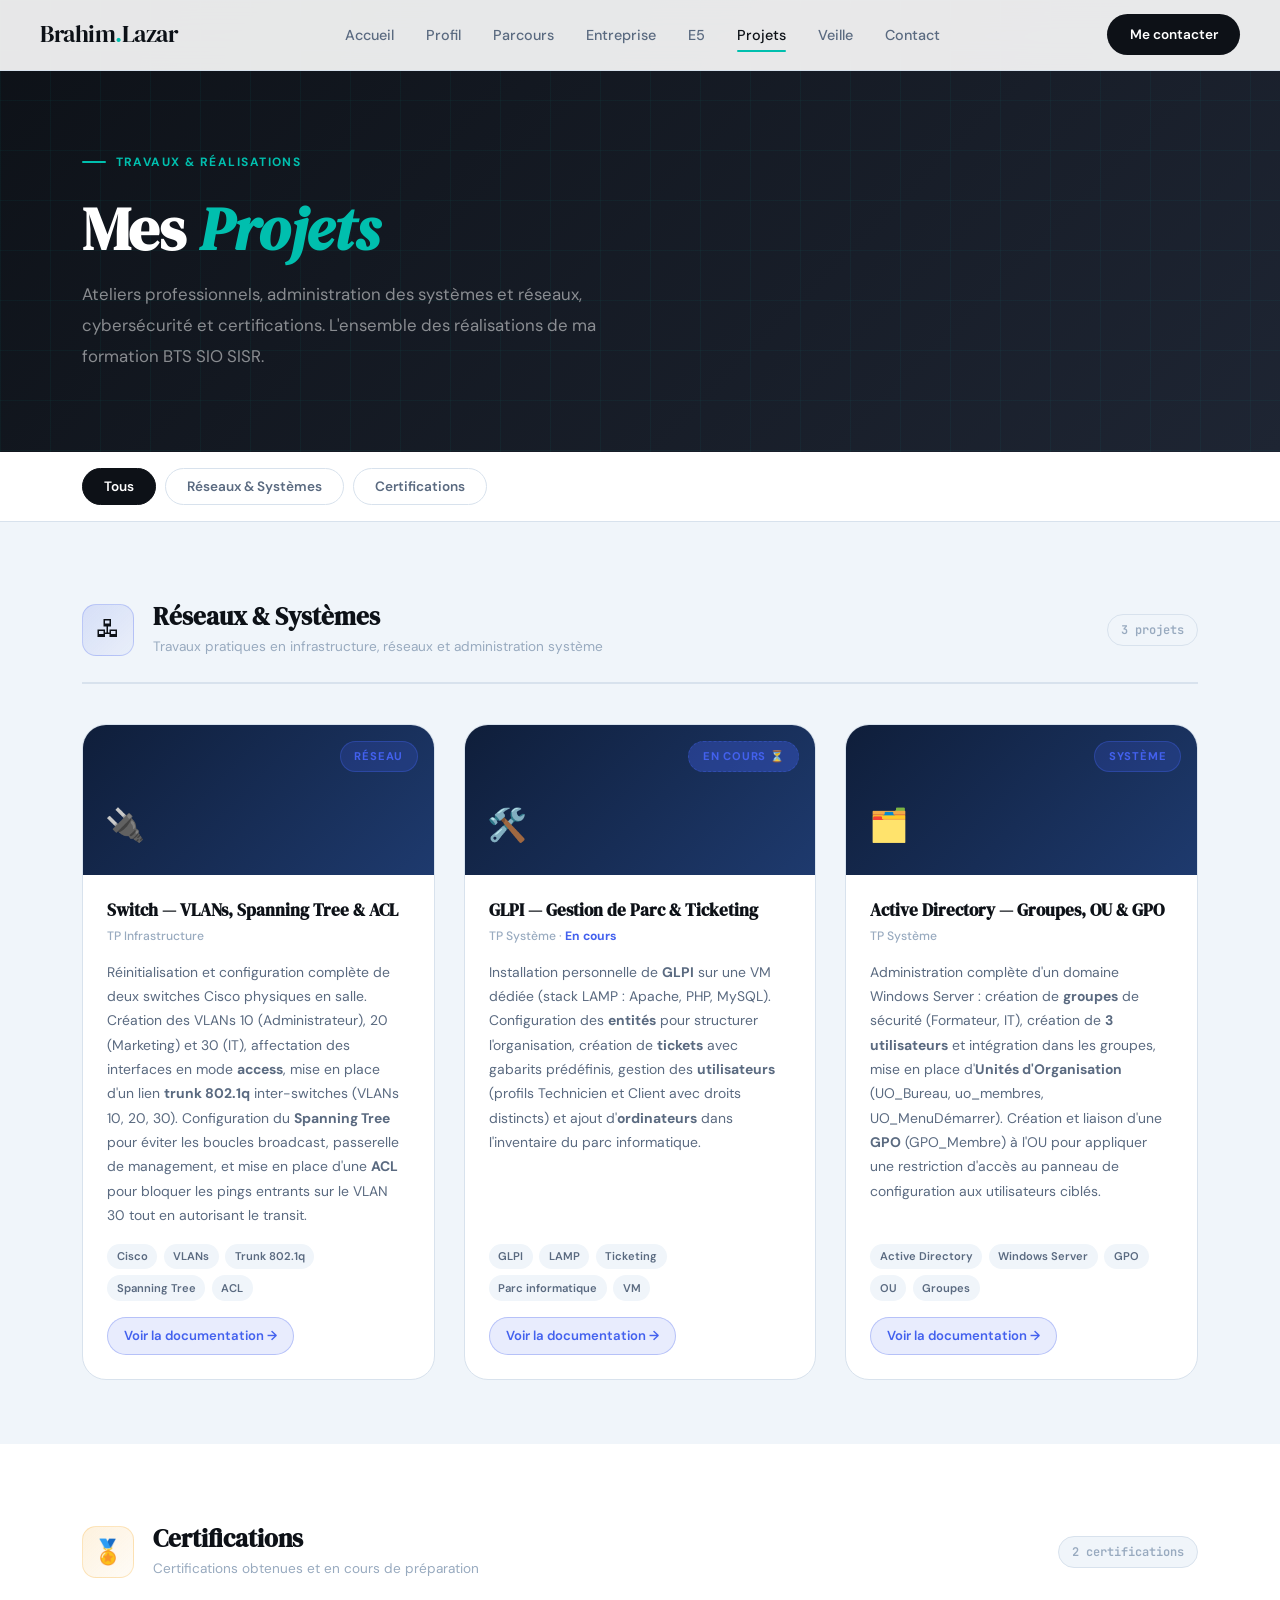
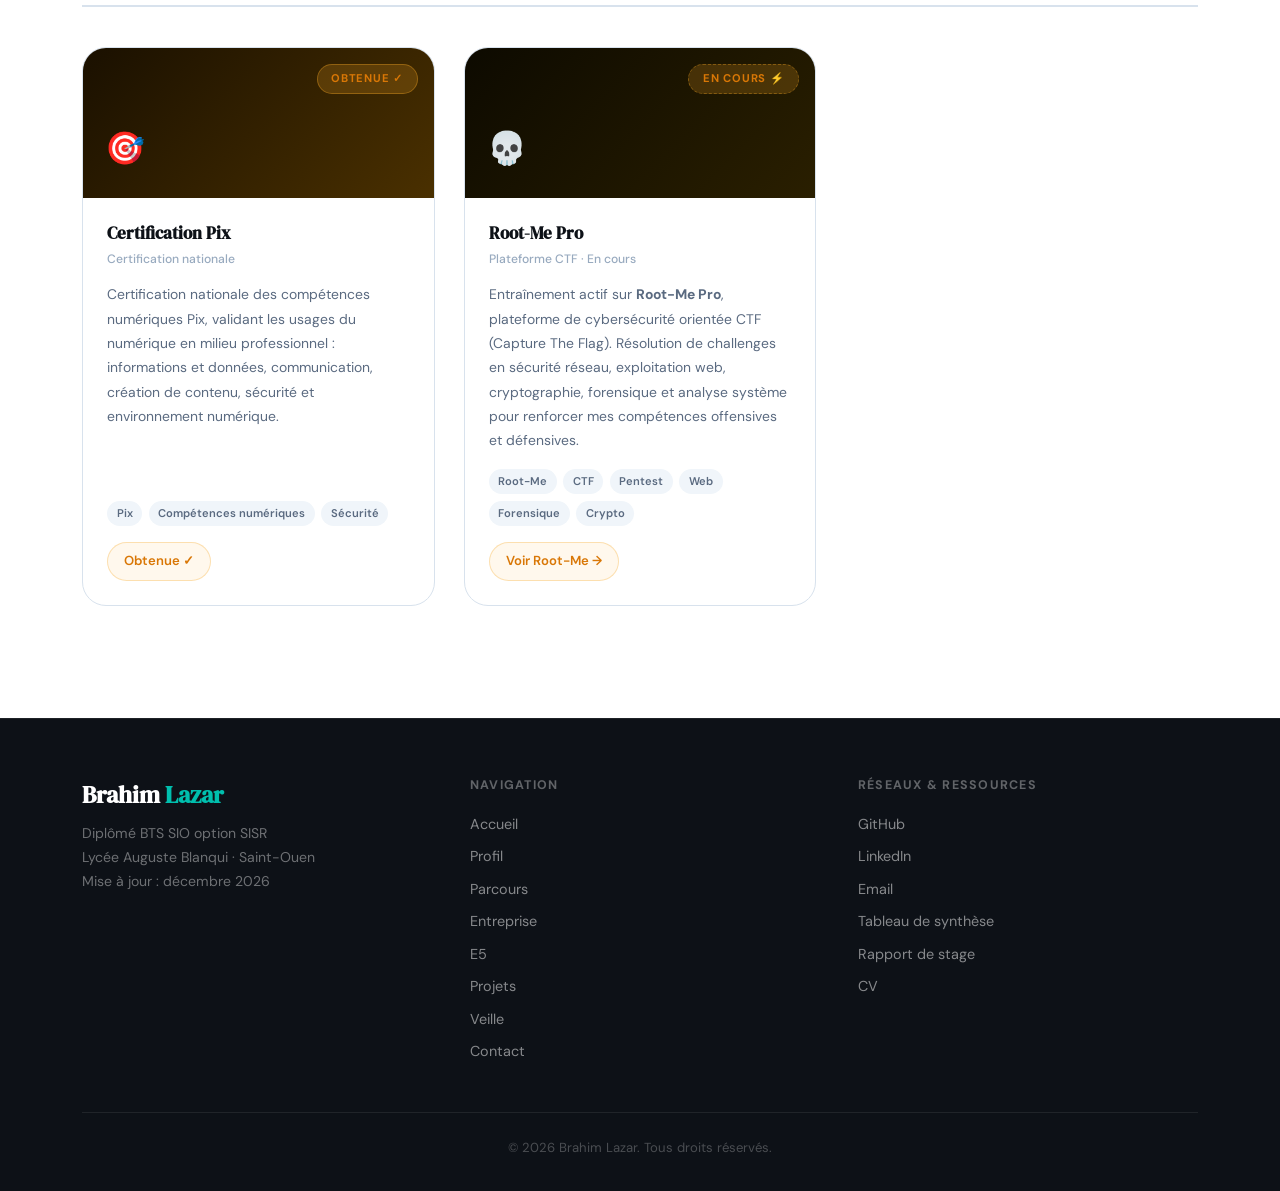
<file: projets.html>
<!DOCTYPE html>
<html lang="fr">
<head>
<meta charset="UTF-8">
<meta name="viewport" content="width=device-width, initial-scale=1.0">
<title>Projets — Brahim Lazar</title>
<link rel="preconnect" href="https://fonts.googleapis.com">
<link rel="preconnect" href="https://fonts.gstatic.com" crossorigin>
<link href="https://fonts.googleapis.com/css2?family=DM+Serif+Display:ital@0;1&family=DM+Sans:wght@300;400;500;600&family=JetBrains+Mono:wght@400;600&display=swap" rel="stylesheet">
<link rel="stylesheet" href="styles-global.css">
<style>
/* ── FILTERS ── */
.filters-bar{background:var(--white);border-bottom:1.5px solid var(--line);position:sticky;top:65px;z-index:800}
.filters-inner{display:flex;gap:.6rem;flex-wrap:wrap;padding:1rem 0}
.proj-filter{padding:.55rem 1.3rem;border-radius:50px;font-size:.85rem;font-weight:600;border:1.5px solid var(--line);color:var(--muted);background:var(--white);transition:all .25s var(--ease);cursor:pointer}
.proj-filter:hover{border-color:var(--teal);color:var(--teal)}
.proj-filter.active{background:var(--ink);border-color:var(--ink);color:white}

/* ── SECTION WRAPPER ── */
.projets-section{padding:5rem 0 4rem}
.projets-section.bg-surface{background:var(--surface)}
.projets-section.bg-white{background:var(--white)}
.projets-section:last-of-type{padding-bottom:7rem}

.section-header{display:flex;align-items:center;gap:1.2rem;margin-bottom:2.5rem;padding-bottom:1.5rem;border-bottom:2px solid var(--line)}
.section-header-icon{width:52px;height:52px;border-radius:14px;display:flex;align-items:center;justify-content:center;font-size:1.5rem;flex-shrink:0}
.icon-gsb{background:linear-gradient(135deg,rgba(0,191,174,.15),rgba(0,191,174,.04));border:1.5px solid rgba(0,191,174,.25)}
.icon-infra{background:linear-gradient(135deg,rgba(67,97,238,.15),rgba(67,97,238,.04));border:1.5px solid rgba(67,97,238,.25)}
.icon-cyber{background:linear-gradient(135deg,rgba(232,96,76,.15),rgba(232,96,76,.04));border:1.5px solid rgba(232,96,76,.25)}
.icon-certif{background:linear-gradient(135deg,rgba(245,166,35,.15),rgba(245,166,35,.04));border:1.5px solid rgba(245,166,35,.25)}
.section-header-text h2{font-family:var(--font-display);font-size:1.55rem;color:var(--ink);line-height:1.2}
.section-header-text p{font-size:.85rem;color:var(--subtle);margin-top:.2rem}
.section-count{margin-left:auto;font-family:var(--font-mono);font-size:.75rem;font-weight:600;color:var(--subtle);background:var(--surface);padding:.3rem .8rem;border-radius:50px;border:1px solid var(--line);white-space:nowrap}

/* ── GRID ── */
.projets-grid{display:grid;grid-template-columns:repeat(auto-fill,minmax(310px,1fr));gap:1.8rem}

/* ── CARD ── */
.proj-card{background:var(--white);border-radius:var(--r-lg);overflow:hidden;border:1.5px solid var(--line);transition:all .3s var(--ease);display:flex;flex-direction:column}
.proj-card:hover{transform:translateY(-6px);box-shadow:0 18px 50px rgba(0,0,0,.1);border-color:transparent}
.proj-card-img{height:150px;position:relative}
.grad-gsb{background:linear-gradient(135deg,#002b27,#00594f)}
.grad-infra{background:linear-gradient(135deg,#0f1e3a,#1e3a6e)}
.grad-cyber{background:linear-gradient(135deg,#1a0505,#4a0e0e)}
.grad-certif{background:linear-gradient(135deg,#1a1000,#4a3000)}

.proj-label{position:absolute;top:1rem;right:1rem;font-size:.7rem;font-weight:700;padding:.3rem .85rem;border-radius:50px;text-transform:uppercase;letter-spacing:.07em}
.lbl-gsb{background:rgba(0,191,174,.2);color:var(--teal);border:1px solid rgba(0,191,174,.35)}
.lbl-infra{background:rgba(67,97,238,.2);color:#4361ee;border:1px solid rgba(67,97,238,.35)}
.lbl-cyber{background:rgba(232,96,76,.2);color:#e8604c;border:1px solid rgba(232,96,76,.35)}
.lbl-certif{background:rgba(245,166,35,.2);color:#d97706;border:1px solid rgba(245,166,35,.35)}

.proj-icon{position:absolute;left:1.4rem;bottom:1.4rem;font-size:2rem}
.proj-body{padding:1.5rem;flex:1;display:flex;flex-direction:column}
.proj-body h3{font-family:var(--font-display);font-size:1.08rem;color:var(--ink);margin-bottom:.3rem;line-height:1.3}
.proj-meta{font-size:.76rem;color:var(--subtle);margin-bottom:.8rem;font-weight:500}
.proj-desc{font-size:.87rem;color:var(--muted);line-height:1.75;margin-bottom:1rem;flex:1}
.proj-tags{display:flex;flex-wrap:wrap;gap:.4rem;margin-bottom:1rem}
.proj-tag{font-size:.7rem;font-weight:600;padding:.2rem .6rem;border-radius:50px;background:var(--surface);color:var(--muted)}
.proj-link{display:inline-flex;align-items:center;gap:.4rem;font-size:.82rem;font-weight:600;align-self:flex-start;padding:.45rem 1rem;border-radius:50px;border:1.5px solid;transition:all .25s var(--ease)}
.proj-link:hover{gap:.7rem}
.proj-link.teal{color:var(--teal);border-color:rgba(0,191,174,.3);background:var(--teal-dim)}
.proj-link.teal:hover{background:var(--teal);color:white;border-color:var(--teal)}
.proj-link.indigo{color:#4361ee;border-color:rgba(67,97,238,.3);background:var(--indigo-dim)}
.proj-link.indigo:hover{background:#4361ee;color:white;border-color:#4361ee}
.proj-link.coral{color:#e8604c;border-color:rgba(232,96,76,.3);background:rgba(232,96,76,.08)}
.proj-link.coral:hover{background:#e8604c;color:white;border-color:#e8604c}
.proj-link.amber{color:#d97706;border-color:rgba(245,166,35,.3);background:rgba(245,166,35,.08)}
.proj-link.amber:hover{background:#d97706;color:white;border-color:#d97706}

@media(max-width:640px){.projets-grid{grid-template-columns:1fr}.section-count{display:none}}
</style>
</head>
<body>

<section class="page-hero">
  <div class="page-hero-grid"></div>
  <div class="container">
    <div class="page-hero-inner reveal">
      <div class="page-hero-badge">Travaux &amp; réalisations</div>
      <h1>Mes <em>Projets</em></h1>
      <p>Ateliers professionnels, administration des systèmes et réseaux, cybersécurité et certifications. L'ensemble des réalisations de ma formation BTS SIO SISR.</p>
    </div>
  </div>
</section>

<!-- FILTERS -->
<div class="filters-bar">
  <div class="container">
    <div class="filters-inner">
      <button class="proj-filter active" data-filter="all">Tous</button>
      <button class="proj-filter" data-filter="infra">Réseaux &amp; Systèmes</button>
      <button class="proj-filter" data-filter="certif">Certifications</button>
    </div>
  </div>
</div>

<!-- ══════════════════ PROJETS ══════════════════ -->
<section class="projets-section bg-surface" id="sec-infra">
  <div class="container">
    <div class="section-header reveal">
      <div class="section-header-icon icon-infra">🖧</div>
      <div class="section-header-text">
        <h2>Réseaux &amp; Systèmes</h2>
        <p>Travaux pratiques en infrastructure, réseaux et administration système</p>
      </div>
      <span class="section-count">3 projets</span>
    </div>
    <div class="projets-grid">

      <!-- SWITCH -->
      <article class="proj-card reveal" data-cat="infra">
        <div class="proj-card-img grad-infra">
          <div class="proj-label lbl-infra">Réseau</div>
          <div class="proj-icon">🔌</div>
        </div>
        <div class="proj-body">
          <h3>Switch — VLANs, Spanning Tree &amp; ACL</h3>
          <p class="proj-meta">TP Infrastructure</p>
          <p class="proj-desc">
            Réinitialisation et configuration complète de deux switches Cisco physiques en salle. Création des VLANs 10 (Administrateur), 20 (Marketing) et 30 (IT), affectation des interfaces en mode <strong>access</strong>, mise en place d'un lien <strong>trunk 802.1q</strong> inter-switches (VLANs 10, 20, 30). Configuration du <strong>Spanning Tree</strong> pour éviter les boucles broadcast, passerelle de management, et mise en place d'une <strong>ACL</strong> pour bloquer les pings entrants sur le VLAN 30 tout en autorisant le transit.
          </p>
          <div class="proj-tags">
            <span class="proj-tag">Cisco</span>
            <span class="proj-tag">VLANs</span>
            <span class="proj-tag">Trunk 802.1q</span>
            <span class="proj-tag">Spanning Tree</span>
            <span class="proj-tag">ACL</span>
          </div>
          <a href="switch.pdf" target="_blank" class="proj-link indigo">Voir la documentation →</a>
        </div>
      </article>

      <!-- GLPI -->
      <article class="proj-card reveal d1" data-cat="infra">
        <div class="proj-card-img grad-infra">
          <div class="proj-label lbl-infra" style="background:rgba(67,97,238,.35);border-style:dashed">En cours ⏳</div>
          <div class="proj-icon">🛠️</div>
        </div>
        <div class="proj-body">
          <h3>GLPI — Gestion de Parc &amp; Ticketing</h3>
          <p class="proj-meta">TP Système · <span style="color:#4361ee;font-weight:700">En cours</span></p>
          <p class="proj-desc">
            Installation personnelle de <strong>GLPI</strong> sur une VM dédiée (stack LAMP : Apache, PHP, MySQL). Configuration des <strong>entités</strong> pour structurer l'organisation, création de <strong>tickets</strong> avec gabarits prédéfinis, gestion des <strong>utilisateurs</strong> (profils Technicien et Client avec droits distincts) et ajout d'<strong>ordinateurs</strong> dans l'inventaire du parc informatique.
          </p>
          <div class="proj-tags">
            <span class="proj-tag">GLPI</span>
            <span class="proj-tag">LAMP</span>
            <span class="proj-tag">Ticketing</span>
            <span class="proj-tag">Parc informatique</span>
            <span class="proj-tag">VM</span>
          </div>
          <a href="GLPI.pdf" target="_blank" class="proj-link indigo">Voir la documentation →</a>
        </div>
      </article>

      <!-- ACTIVE DIRECTORY -->
      <article class="proj-card reveal d2" data-cat="infra">
        <div class="proj-card-img grad-infra">
          <div class="proj-label lbl-infra">Système</div>
          <div class="proj-icon">🗂️</div>
        </div>
        <div class="proj-body">
          <h3>Active Directory — Groupes, OU &amp; GPO</h3>
          <p class="proj-meta">TP Système</p>
          <p class="proj-desc">
            Administration complète d'un domaine Windows Server : création de <strong>groupes</strong> de sécurité (Formateur, IT), création de <strong>3 utilisateurs</strong> et intégration dans les groupes, mise en place d'<strong>Unités d'Organisation</strong> (UO_Bureau, uo_membres, UO_MenuDémarrer). Création et liaison d'une <strong>GPO</strong> (GPO_Membre) à l'OU pour appliquer une restriction d'accès au panneau de configuration aux utilisateurs ciblés.
          </p>
          <div class="proj-tags">
            <span class="proj-tag">Active Directory</span>
            <span class="proj-tag">Windows Server</span>
            <span class="proj-tag">GPO</span>
            <span class="proj-tag">OU</span>
            <span class="proj-tag">Groupes</span>
          </div>
          <a href="AD.pdf" target="_blank" class="proj-link indigo">Voir la documentation →</a>
        </div>
      </article>

    </div>
  </div>
</section>

<!-- ══════════════════ PARTIE 4 — CERTIFICATIONS ══════════════════ -->
<section class="projets-section bg-white" id="sec-certif">
  <div class="container">
    <div class="section-header reveal">
      <div class="section-header-icon icon-certif">🏅</div>
      <div class="section-header-text">
        <h2>Certifications</h2>
        <p>Certifications obtenues et en cours de préparation</p>
      </div>
      <span class="section-count">2 certifications</span>
    </div>
    <div class="projets-grid">

      <article class="proj-card reveal" data-cat="certif">
        <div class="proj-card-img grad-certif">
          <div class="proj-label lbl-certif">Obtenue ✓</div>
          <div class="proj-icon">🎯</div>
        </div>
        <div class="proj-body">
          <h3>Certification Pix</h3>
          <p class="proj-meta">Certification nationale</p>
          <p class="proj-desc">Certification nationale des compétences numériques Pix, validant les usages du numérique en milieu professionnel : informations et données, communication, création de contenu, sécurité et environnement numérique.</p>
          <div class="proj-tags"><span class="proj-tag">Pix</span><span class="proj-tag">Compétences numériques</span><span class="proj-tag">Sécurité</span></div>
          <span class="proj-link amber" style="pointer-events:none">Obtenue ✓</span>
        </div>
      </article>

      <article class="proj-card reveal d1" data-cat="certif">
        <div class="proj-card-img" style="background:linear-gradient(135deg,#0d0a00,#2a1f00);height:150px;position:relative">
          <div class="proj-label lbl-certif" style="border-style:dashed">En cours ⚡</div>
          <div class="proj-icon">💀</div>
        </div>
        <div class="proj-body">
          <h3>Root-Me Pro</h3>
          <p class="proj-meta">Plateforme CTF · En cours</p>
          <p class="proj-desc">Entraînement actif sur <strong>Root-Me Pro</strong>, plateforme de cybersécurité orientée CTF (Capture The Flag). Résolution de challenges en sécurité réseau, exploitation web, cryptographie, forensique et analyse système pour renforcer mes compétences offensives et défensives.</p>
          <div class="proj-tags"><span class="proj-tag">Root-Me</span><span class="proj-tag">CTF</span><span class="proj-tag">Pentest</span><span class="proj-tag">Web</span><span class="proj-tag">Forensique</span><span class="proj-tag">Crypto</span></div>
          <a href="https://www.root-me.org" target="_blank" class="proj-link amber">Voir Root-Me →</a>
        </div>
      </article>

    </div>
  </div>
</section>

<script src="shared.js"></script>
<script>
document.querySelectorAll('.proj-filter').forEach(btn => {
  btn.addEventListener('click', function() {
    document.querySelectorAll('.proj-filter').forEach(b => b.classList.remove('active'));
    this.classList.add('active');
    const f = this.dataset.filter;

    document.querySelectorAll('.proj-card').forEach(c => {
      c.style.display = (f === 'all' || c.dataset.cat === f) ? 'flex' : 'none';
    });

    document.querySelectorAll('.projets-section').forEach(s => {
      if (f === 'all') { s.style.display = ''; return; }
      const visible = s.querySelectorAll(`.proj-card[data-cat="${f}"]`);
      s.style.display = visible.length ? '' : 'none';
    });
  });
});
</script>
</body>
</html>
</file>
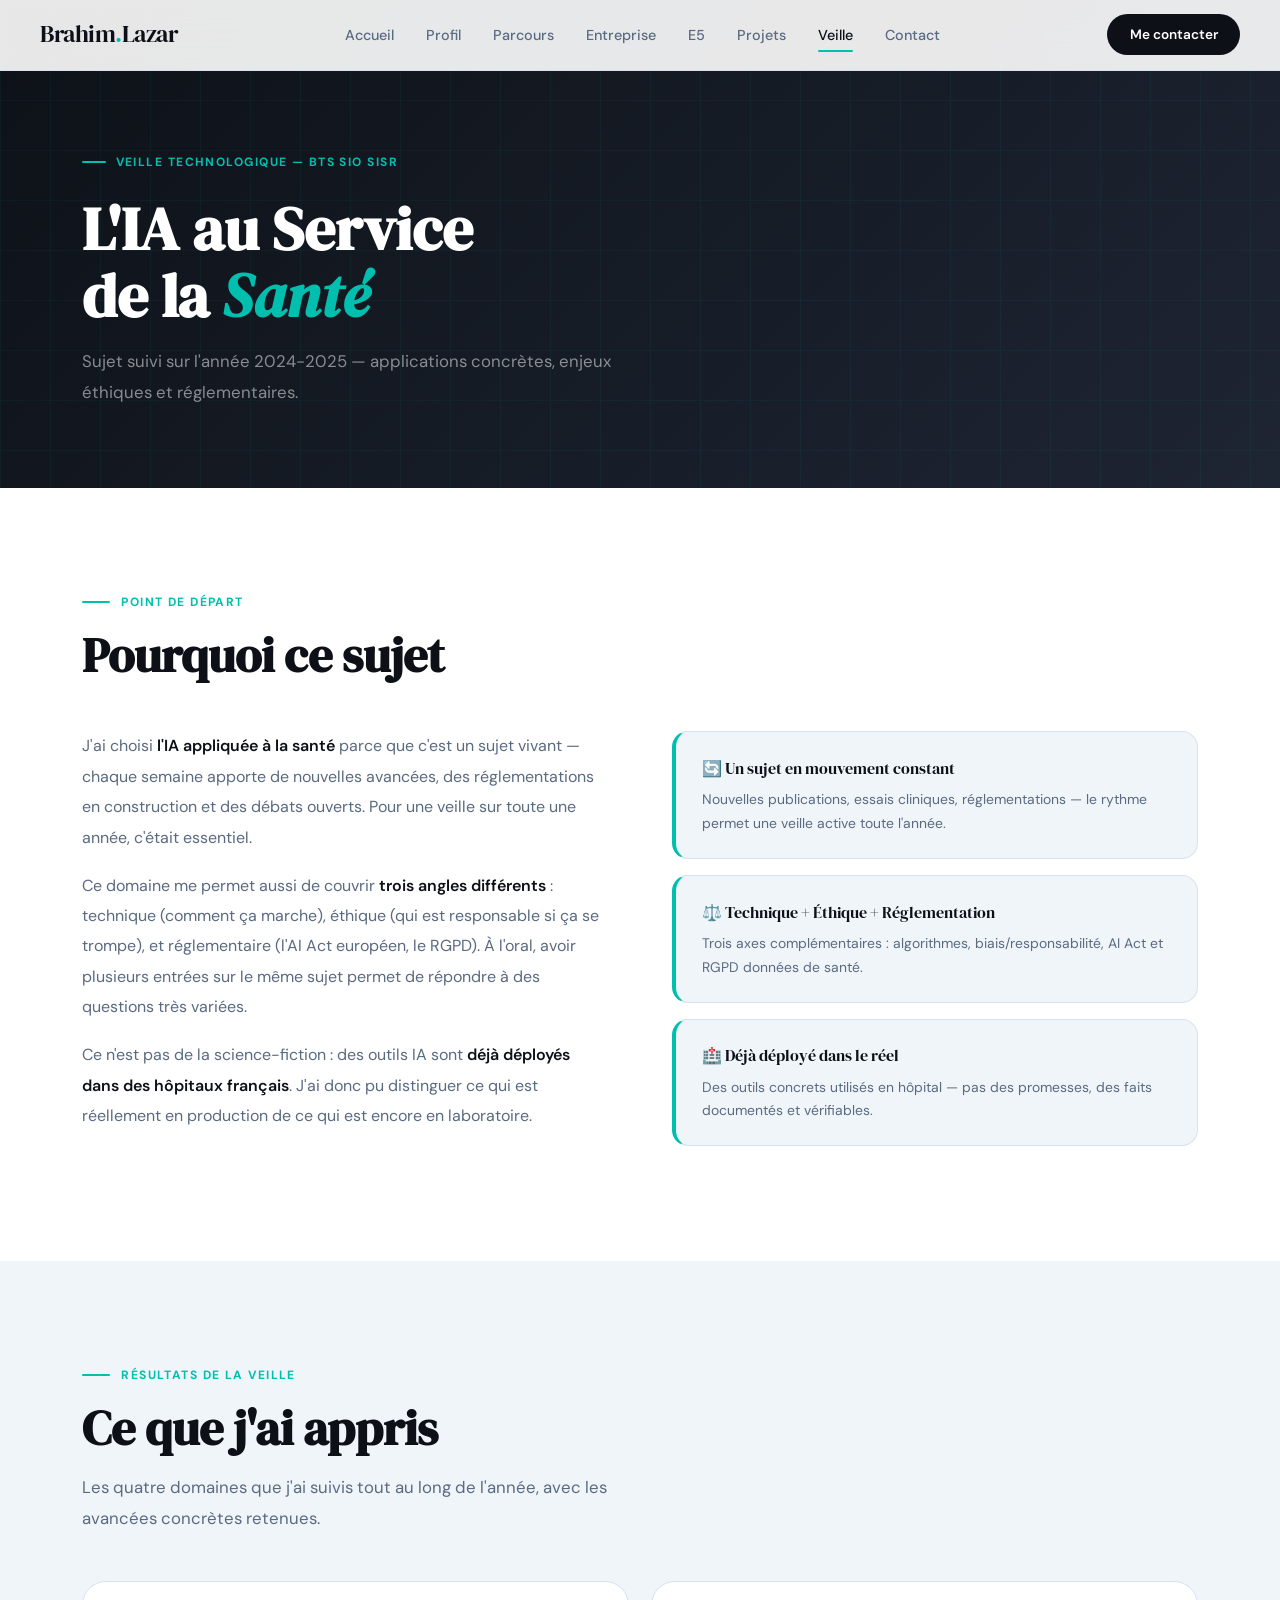
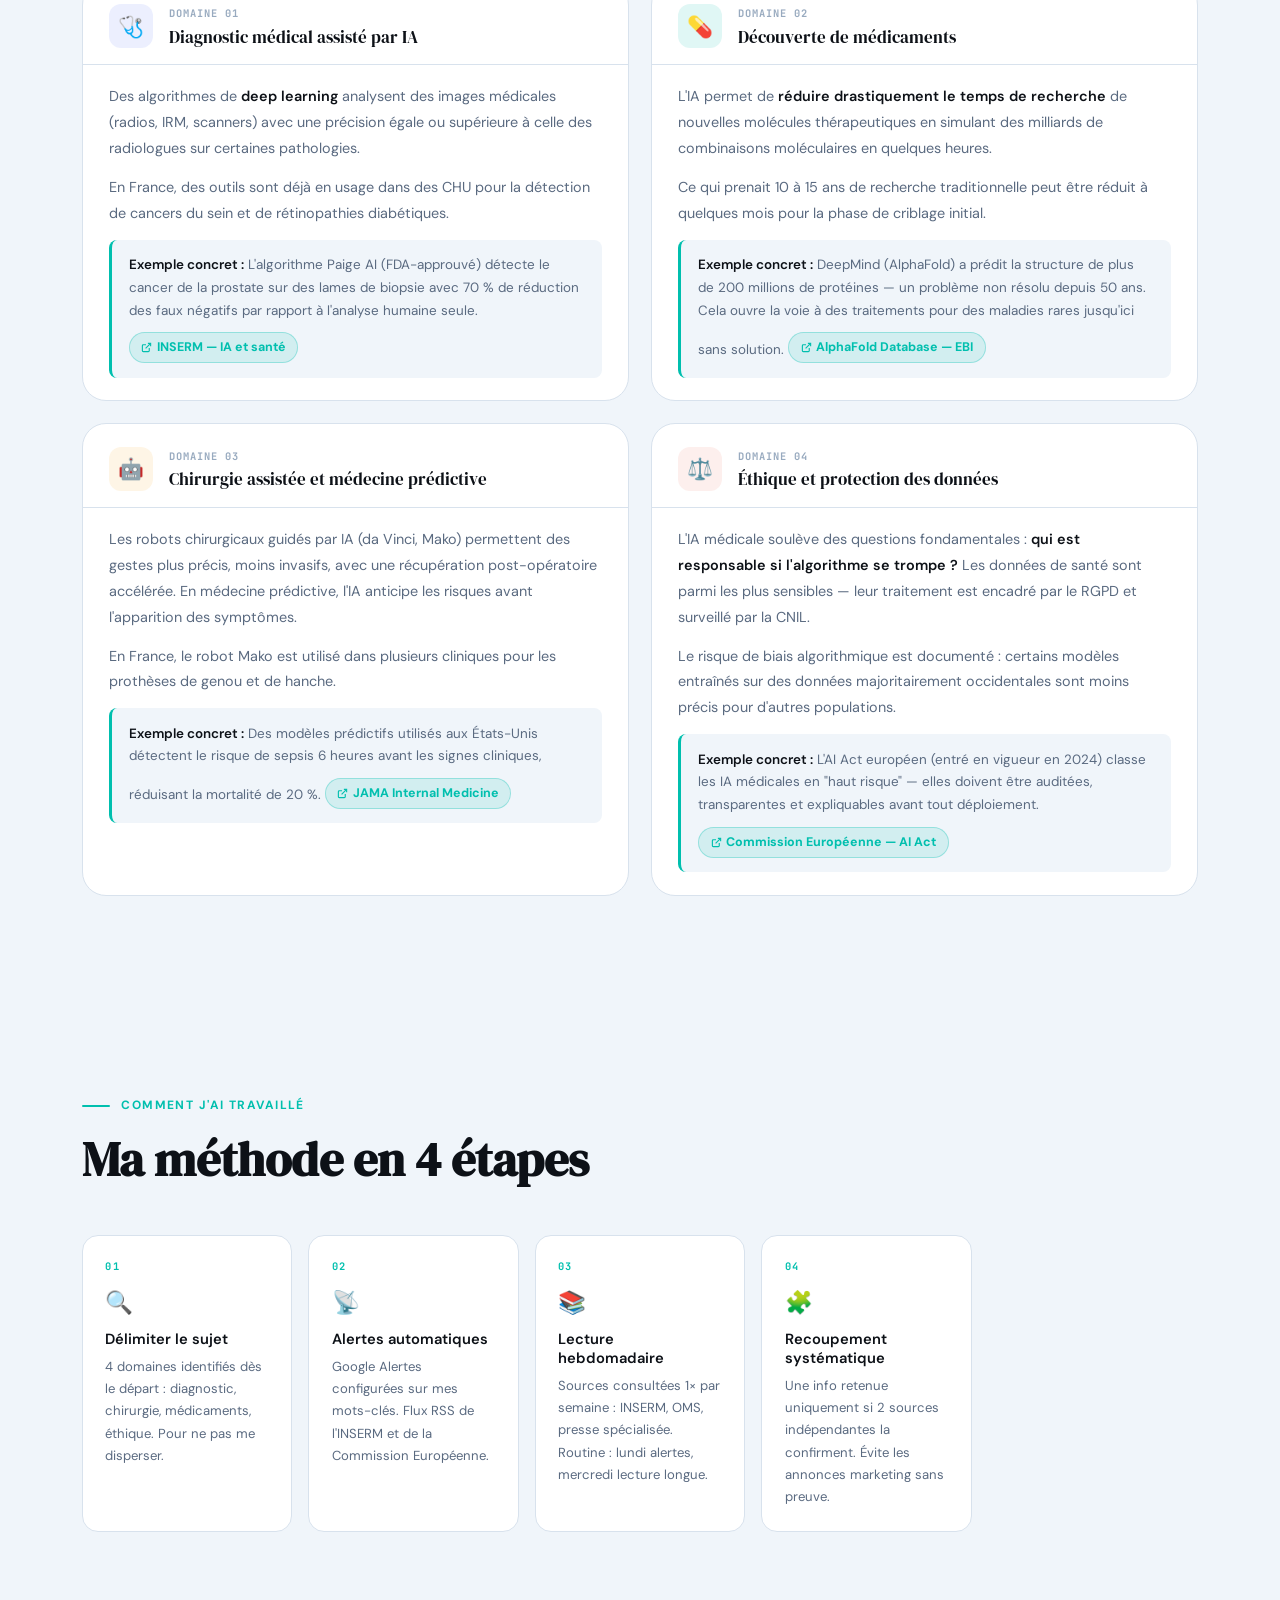
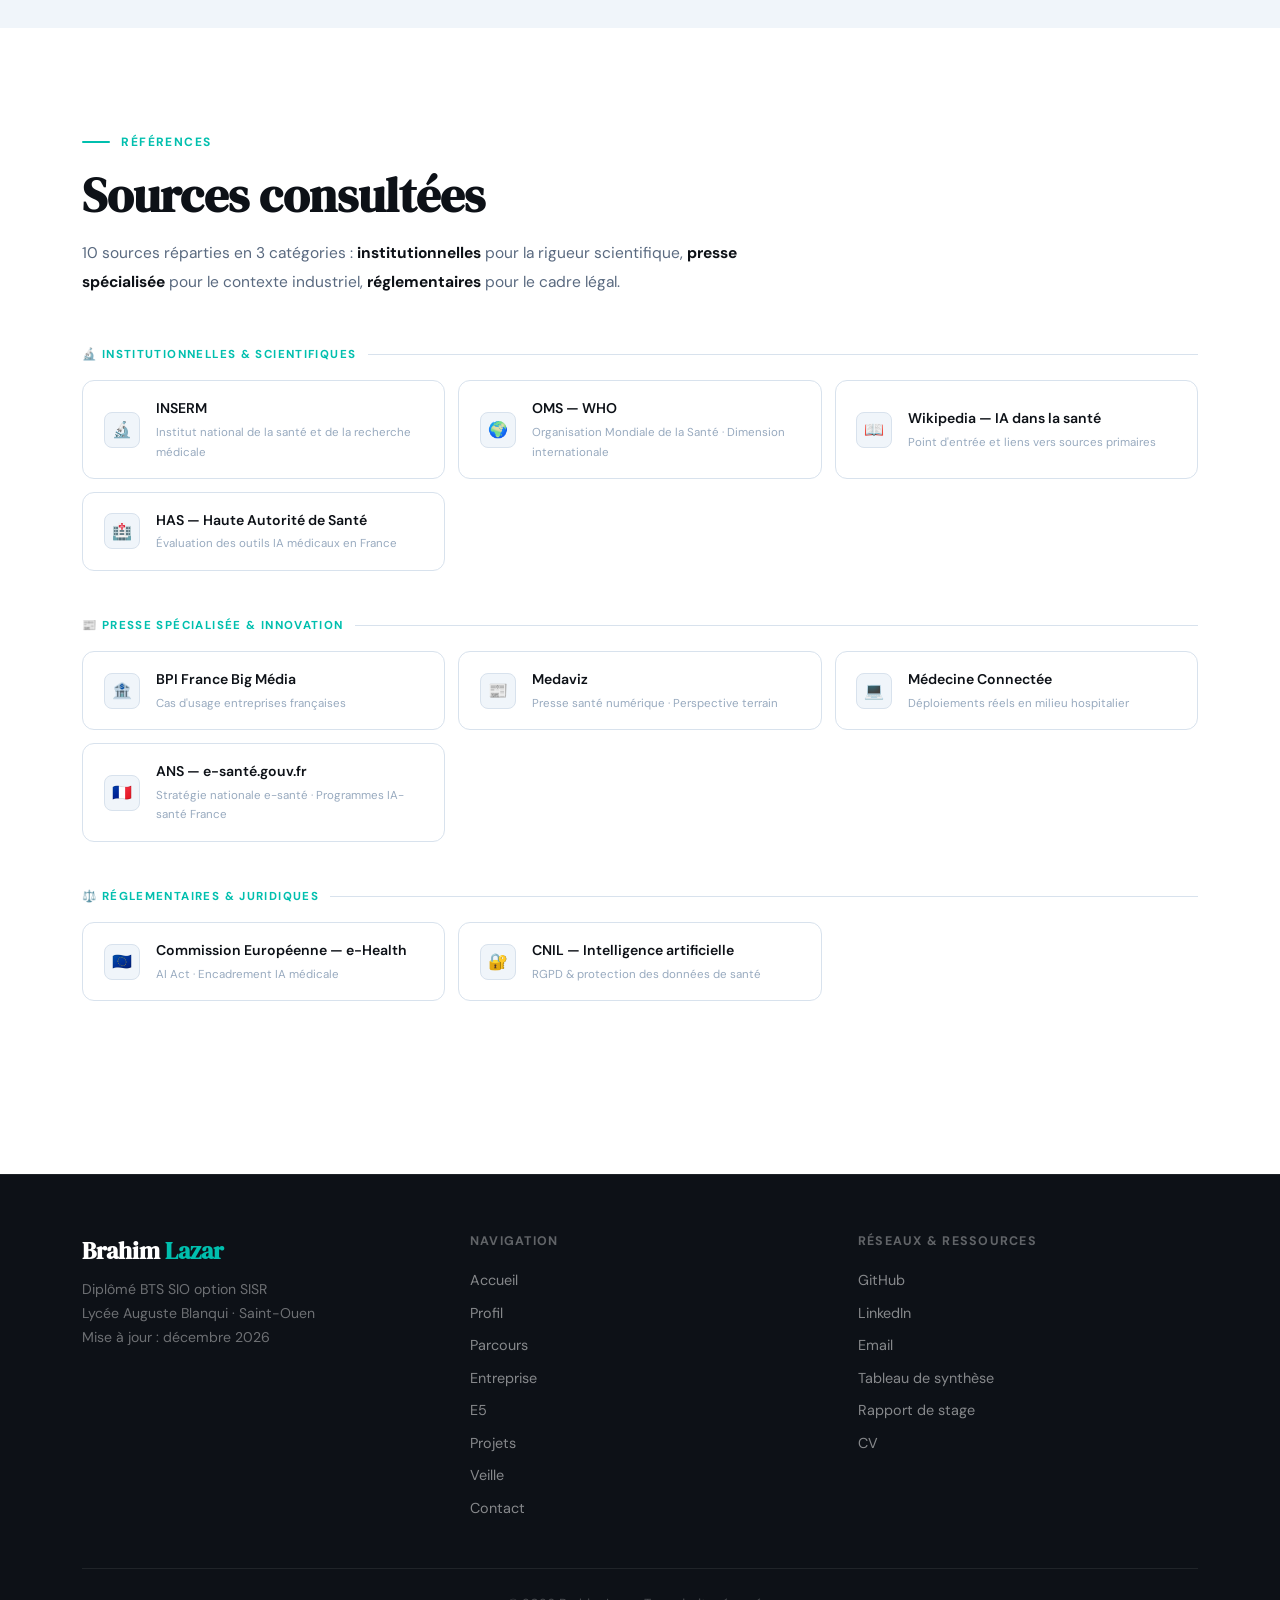
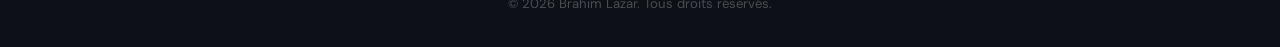
<file: veille.html>
<!DOCTYPE html>
<html lang="fr">
<head>
<meta charset="UTF-8">
<meta name="viewport" content="width=device-width, initial-scale=1.0">
<title>Veille Technologique — Brahim Lazar</title>
<link rel="preconnect" href="https://fonts.googleapis.com">
<link rel="preconnect" href="https://fonts.gstatic.com" crossorigin>
<link href="https://fonts.googleapis.com/css2?family=DM+Serif+Display:ital@0;1&family=DM+Sans:wght@300;400;500;600&family=JetBrains+Mono:wght@400;600&display=swap" rel="stylesheet">
<link rel="stylesheet" href="styles-global.css">
<style>

/* ══ SUJET ══ */
.sujet-sec { padding: 6rem 0 7rem; background: var(--white); }
.sujet-grid { display: grid; grid-template-columns: 1fr 1fr; gap: 4rem; align-items: start; margin-top: 3rem; }
.sujet-text p { color: var(--muted); line-height: 1.9; font-size: 1rem; margin-bottom: 1.1rem; }
.sujet-text p strong { color: var(--ink); font-weight: 600; }
.sujet-aside { display: flex; flex-direction: column; gap: 1rem; }
.sujet-card { background: var(--surface); border: 1.5px solid var(--line); border-radius: var(--r); padding: 1.4rem 1.6rem; border-left: 4px solid var(--teal); }
.sujet-card-title { font-family: var(--font-display); font-size: 1rem; color: var(--ink); margin-bottom: .4rem; }
.sujet-card-desc { font-size: .87rem; color: var(--muted); line-height: 1.7; }

/* ══ DÉCOUVERTES ══ */
.decouvertes-sec { padding: 6rem 0; background: var(--surface); }
.dec-grid { display: grid; grid-template-columns: repeat(2, 1fr); gap: 1.4rem; margin-top: 3rem; }
.dec-card { background: var(--white); border: 1.5px solid var(--line); border-radius: var(--r-lg); overflow: hidden; transition: all .3s var(--ease); }
.dec-card:hover { transform: translateY(-4px); box-shadow: 0 14px 40px rgba(0,0,0,.08); border-color: transparent; }
.dec-head { padding: 1.4rem 1.6rem 1rem; border-bottom: 1.5px solid var(--line); display: flex; align-items: center; gap: 1rem; }
.dec-icon { width: 44px; height: 44px; border-radius: 12px; display: flex; align-items: center; justify-content: center; font-size: 1.3rem; flex-shrink: 0; }
.dec-icon.blue   { background: rgba(67,97,238,.1); }
.dec-icon.teal   { background: var(--teal-dim); }
.dec-icon.amber  { background: rgba(245,158,11,.1); }
.dec-icon.rose   { background: rgba(232,96,76,.1); }
.dec-label { font-family: var(--font-mono); font-size: .65rem; font-weight: 700; letter-spacing: .1em; text-transform: uppercase; color: var(--subtle); margin-bottom: .25rem; }
.dec-title { font-family: var(--font-display); font-size: 1.05rem; color: var(--ink); line-height: 1.25; }
.dec-body { padding: 1.2rem 1.6rem 1.4rem; }
.dec-body p { font-size: .9rem; color: var(--muted); line-height: 1.8; margin-bottom: .8rem; }
.dec-body p strong { color: var(--ink); font-weight: 600; }
.dec-example { background: var(--surface); border-radius: 8px; padding: .9rem 1.1rem; font-size: .84rem; color: var(--muted); line-height: 1.7; border-left: 3px solid var(--teal); margin-top: .8rem; }
.dec-example strong { color: var(--ink); font-weight: 600; }



/* ══ MÉTHODE ══ */
.methode-sec { padding: 6rem 0; background: var(--surface); }
.methode-steps { display: grid; grid-template-columns: repeat(auto-fill, minmax(200px, 1fr)); gap: 1rem; margin-top: 3rem; }
.ms { background: var(--white); border: 1.5px solid var(--line); border-radius: var(--r); padding: 1.4rem; transition: all .3s var(--ease); }
.ms:hover { border-color: var(--teal); transform: translateY(-3px); box-shadow: 0 8px 20px rgba(0,191,174,.08); }
.ms-num { font-family: var(--font-mono); font-size: .65rem; font-weight: 700; letter-spacing: .12em; color: var(--teal); margin-bottom: .5rem; }
.ms-icon { font-size: 1.4rem; margin-bottom: .5rem; }
.ms-title { font-size: .92rem; font-weight: 600; color: var(--ink); margin-bottom: .4rem; line-height: 1.3; }
.ms-desc { font-size: .82rem; color: var(--muted); line-height: 1.7; }

/* ══ SOURCES ══ */
.sources-sec { padding: 6rem 0 8rem; background: var(--white); }
.sources-intro { max-width: 680px; margin-bottom: 3rem; font-size: .97rem; color: var(--muted); line-height: 1.85; }
.sources-intro strong { color: var(--ink); }
.src-cat-label { font-size: .72rem; font-weight: 700; text-transform: uppercase; letter-spacing: .12em; color: var(--teal); margin-bottom: 1rem; display: flex; align-items: center; gap: .7rem; }
.src-cat-label::after { content: ''; flex: 1; height: 1px; background: var(--line); }
.sources-group { margin-bottom: 2.8rem; }
.sources-list { display: grid; grid-template-columns: repeat(auto-fill, minmax(280px, 1fr)); gap: .8rem; }
.vsource { display: flex; align-items: center; gap: 1rem; padding: 1rem 1.3rem; background: var(--white); border: 1.5px solid var(--line); border-radius: 12px; text-decoration: none; transition: all .25s var(--ease); }
.vsource:hover { background: var(--teal-dim); border-color: rgba(0,191,174,.35); transform: translateX(4px); }
.vsource-icon { width: 36px; height: 36px; border-radius: 8px; background: var(--surface); display: flex; align-items: center; justify-content: center; font-size: 1rem; flex-shrink: 0; border: 1px solid var(--line); }
.vsource-name { font-size: .88rem; font-weight: 600; color: var(--ink); }
.vsource-type { font-size: .72rem; color: var(--subtle); margin-top: .1rem; }

@media(max-width:1024px) { .sujet-grid { grid-template-columns: 1fr; } .dec-grid { grid-template-columns: 1fr; } .enjeux-row { grid-template-columns: 1fr 1fr; } }
@media(max-width:640px) { .enjeux-row { grid-template-columns: 1fr; } .methode-steps { grid-template-columns: 1fr 1fr; } }
</style>
</head>
<body>

<!-- HERO -->
<section class="page-hero">
  <div class="page-hero-grid"></div>
  <div class="container">
    <div class="page-hero-inner reveal">
      <div class="page-hero-badge">Veille technologique — BTS SIO SISR</div>
      <h1>L'IA au Service<br>de la <em>Santé</em></h1>
      <p>Sujet suivi sur l'année 2024-2025 — applications concrètes, enjeux éthiques et réglementaires.</p>
    </div>
  </div>
</section>

<!-- ══ POURQUOI CE SUJET ══ -->
<section class="sujet-sec">
  <div class="container">
    <div class="s-label reveal">Point de départ</div>
    <h2 class="s-title reveal">Pourquoi ce sujet</h2>

    <div class="sujet-grid">
      <div class="sujet-text reveal">
        <p>
          J'ai choisi <strong>l'IA appliquée à la santé</strong> parce que c'est un sujet vivant — chaque semaine apporte de nouvelles avancées, des réglementations en construction et des débats ouverts. Pour une veille sur toute une année, c'était essentiel.
        </p>
        <p>
          Ce domaine me permet aussi de couvrir <strong>trois angles différents</strong> : technique (comment ça marche), éthique (qui est responsable si ça se trompe), et réglementaire (l'AI Act européen, le RGPD). À l'oral, avoir plusieurs entrées sur le même sujet permet de répondre à des questions très variées.
        </p>
        <p>
          Ce n'est pas de la science-fiction : des outils IA sont <strong>déjà déployés dans des hôpitaux français</strong>. J'ai donc pu distinguer ce qui est réellement en production de ce qui est encore en laboratoire.
        </p>
      </div>
      <div class="sujet-aside reveal d2">
        <div class="sujet-card">
          <div class="sujet-card-title">🔄 Un sujet en mouvement constant</div>
          <div class="sujet-card-desc">Nouvelles publications, essais cliniques, réglementations — le rythme permet une veille active toute l'année.</div>
        </div>
        <div class="sujet-card">
          <div class="sujet-card-title">⚖️ Technique + Éthique + Réglementation</div>
          <div class="sujet-card-desc">Trois axes complémentaires : algorithmes, biais/responsabilité, AI Act et RGPD données de santé.</div>
        </div>
        <div class="sujet-card">
          <div class="sujet-card-title">🏥 Déjà déployé dans le réel</div>
          <div class="sujet-card-desc">Des outils concrets utilisés en hôpital — pas des promesses, des faits documentés et vérifiables.</div>
        </div>
      </div>
    </div>
  </div>
</section>

<!-- ══ CE QUE J'AI DÉCOUVERT ══ -->
<section class="decouvertes-sec">
  <div class="container">
    <div class="s-label reveal">Résultats de la veille</div>
    <h2 class="s-title reveal">Ce que j'ai appris</h2>
    <p class="s-sub reveal">Les quatre domaines que j'ai suivis tout au long de l'année, avec les avancées concrètes retenues.</p>

    <div class="dec-grid">

      <div class="dec-card reveal">
        <div class="dec-head">
          <div class="dec-icon blue">🩺</div>
          <div>
            <div class="dec-label">Domaine 01</div>
            <div class="dec-title">Diagnostic médical assisté par IA</div>
          </div>
        </div>
        <div class="dec-body">
          <p>Des algorithmes de <strong>deep learning</strong> analysent des images médicales (radios, IRM, scanners) avec une précision égale ou supérieure à celle des radiologues sur certaines pathologies.</p>
          <p>En France, des outils sont déjà en usage dans des CHU pour la détection de cancers du sein et de rétinopathies diabétiques.</p>
          <div class="dec-example">
            <strong>Exemple concret :</strong> L'algorithme Paige AI (FDA-approuvé) détecte le cancer de la prostate sur des lames de biopsie avec 70 % de réduction des faux négatifs par rapport à l'analyse humaine seule.
            <a href="https://www.inserm.fr/dossier/intelligence-artificielle-et-sante/" target="_blank" style="display:inline-flex;align-items:center;gap:.3rem;margin-top:.6rem;font-size:.78rem;font-weight:700;color:var(--teal);text-decoration:none;padding:.25rem .7rem;border-radius:50px;border:1.5px solid rgba(0,191,174,.3);background:var(--teal-dim);transition:all .2s" onmouseover="this.style.background='var(--teal)';this.style.color='white'" onmouseout="this.style.background='var(--teal-dim)';this.style.color='var(--teal)'">
              <svg width="11" height="11" viewBox="0 0 24 24" fill="none" stroke="currentColor" stroke-width="2.5"><path d="M18 13v6a2 2 0 0 1-2 2H5a2 2 0 0 1-2-2V8a2 2 0 0 1 2-2h6"/><polyline points="15 3 21 3 21 9"/><line x1="10" y1="14" x2="21" y2="3"/></svg>
              INSERM — IA et santé
            </a>
          </div>
        </div>
      </div>

      <div class="dec-card reveal d1">
        <div class="dec-head">
          <div class="dec-icon teal">💊</div>
          <div>
            <div class="dec-label">Domaine 02</div>
            <div class="dec-title">Découverte de médicaments</div>
          </div>
        </div>
        <div class="dec-body">
          <p>L'IA permet de <strong>réduire drastiquement le temps de recherche</strong> de nouvelles molécules thérapeutiques en simulant des milliards de combinaisons moléculaires en quelques heures.</p>
          <p>Ce qui prenait 10 à 15 ans de recherche traditionnelle peut être réduit à quelques mois pour la phase de criblage initial.</p>
          <div class="dec-example">
            <strong>Exemple concret :</strong> DeepMind (AlphaFold) a prédit la structure de plus de 200 millions de protéines — un problème non résolu depuis 50 ans. Cela ouvre la voie à des traitements pour des maladies rares jusqu'ici sans solution.
            <a href="https://alphafold.ebi.ac.uk" target="_blank" style="display:inline-flex;align-items:center;gap:.3rem;margin-top:.6rem;font-size:.78rem;font-weight:700;color:var(--teal);text-decoration:none;padding:.25rem .7rem;border-radius:50px;border:1.5px solid rgba(0,191,174,.3);background:var(--teal-dim);transition:all .2s" onmouseover="this.style.background='var(--teal)';this.style.color='white'" onmouseout="this.style.background='var(--teal-dim)';this.style.color='var(--teal)'">
              <svg width="11" height="11" viewBox="0 0 24 24" fill="none" stroke="currentColor" stroke-width="2.5"><path d="M18 13v6a2 2 0 0 1-2 2H5a2 2 0 0 1-2-2V8a2 2 0 0 1 2-2h6"/><polyline points="15 3 21 3 21 9"/><line x1="10" y1="14" x2="21" y2="3"/></svg>
              AlphaFold Database — EBI
            </a>
          </div>
        </div>
      </div>

      <div class="dec-card reveal">
        <div class="dec-head">
          <div class="dec-icon amber">🤖</div>
          <div>
            <div class="dec-label">Domaine 03</div>
            <div class="dec-title">Chirurgie assistée et médecine prédictive</div>
          </div>
        </div>
        <div class="dec-body">
          <p>Les robots chirurgicaux guidés par IA (da Vinci, Mako) permettent des gestes plus précis, moins invasifs, avec une récupération post-opératoire accélérée. En médecine prédictive, l'IA anticipe les risques avant l'apparition des symptômes.</p>
          <p>En France, le robot Mako est utilisé dans plusieurs cliniques pour les prothèses de genou et de hanche.</p>
          <div class="dec-example">
            <strong>Exemple concret :</strong> Des modèles prédictifs utilisés aux États-Unis détectent le risque de sepsis 6 heures avant les signes cliniques, réduisant la mortalité de 20 %.
            <a href="https://jamanetwork.com/journals/jamainternalmedicine/fullarticle/2781307" target="_blank" style="display:inline-flex;align-items:center;gap:.3rem;margin-top:.6rem;font-size:.78rem;font-weight:700;color:var(--teal);text-decoration:none;padding:.25rem .7rem;border-radius:50px;border:1.5px solid rgba(0,191,174,.3);background:var(--teal-dim);transition:all .2s" onmouseover="this.style.background='var(--teal)';this.style.color='white'" onmouseout="this.style.background='var(--teal-dim)';this.style.color='var(--teal)'">
              <svg width="11" height="11" viewBox="0 0 24 24" fill="none" stroke="currentColor" stroke-width="2.5"><path d="M18 13v6a2 2 0 0 1-2 2H5a2 2 0 0 1-2-2V8a2 2 0 0 1 2-2h6"/><polyline points="15 3 21 3 21 9"/><line x1="10" y1="14" x2="21" y2="3"/></svg>
              JAMA Internal Medicine
            </a>
          </div>
        </div>
      </div>

      <div class="dec-card reveal d1">
        <div class="dec-head">
          <div class="dec-icon rose">⚖️</div>
          <div>
            <div class="dec-label">Domaine 04</div>
            <div class="dec-title">Éthique et protection des données</div>
          </div>
        </div>
        <div class="dec-body">
          <p>L'IA médicale soulève des questions fondamentales : <strong>qui est responsable si l'algorithme se trompe ?</strong> Les données de santé sont parmi les plus sensibles — leur traitement est encadré par le RGPD et surveillé par la CNIL.</p>
          <p>Le risque de biais algorithmique est documenté : certains modèles entraînés sur des données majoritairement occidentales sont moins précis pour d'autres populations.</p>
          <div class="dec-example">
            <strong>Exemple concret :</strong> L'AI Act européen (entré en vigueur en 2024) classe les IA médicales en "haut risque" — elles doivent être auditées, transparentes et expliquables avant tout déploiement.
            <a href="https://health.ec.europa.eu/ehealth-digital-health-and-care/artificial-intelligence-healthcare_fr" target="_blank" style="display:inline-flex;align-items:center;gap:.3rem;margin-top:.6rem;font-size:.78rem;font-weight:700;color:var(--teal);text-decoration:none;padding:.25rem .7rem;border-radius:50px;border:1.5px solid rgba(0,191,174,.3);background:var(--teal-dim);transition:all .2s" onmouseover="this.style.background='var(--teal)';this.style.color='white'" onmouseout="this.style.background='var(--teal-dim)';this.style.color='var(--teal)'">
              <svg width="11" height="11" viewBox="0 0 24 24" fill="none" stroke="currentColor" stroke-width="2.5"><path d="M18 13v6a2 2 0 0 1-2 2H5a2 2 0 0 1-2-2V8a2 2 0 0 1 2-2h6"/><polyline points="15 3 21 3 21 9"/><line x1="10" y1="14" x2="21" y2="3"/></svg>
              Commission Européenne — AI Act
            </a>
          </div>
        </div>
      </div>

    </div>
  </div>
</section>


<!-- ══ MÉTHODE ══ -->
<section class="methode-sec">
  <div class="container">
    <div class="s-label reveal">Comment j'ai travaillé</div>
    <h2 class="s-title reveal">Ma méthode en 4 étapes</h2>

    <div class="methode-steps">
      <div class="ms reveal">
        <div class="ms-num">01</div>
        <div class="ms-icon">🔍</div>
        <div class="ms-title">Délimiter le sujet</div>
        <div class="ms-desc">4 domaines identifiés dès le départ : diagnostic, chirurgie, médicaments, éthique. Pour ne pas me disperser.</div>
      </div>
      <div class="ms reveal d1">
        <div class="ms-num">02</div>
        <div class="ms-icon">📡</div>
        <div class="ms-title">Alertes automatiques</div>
        <div class="ms-desc">Google Alertes configurées sur mes mots-clés. Flux RSS de l'INSERM et de la Commission Européenne.</div>
      </div>
      <div class="ms reveal d2">
        <div class="ms-num">03</div>
        <div class="ms-icon">📚</div>
        <div class="ms-title">Lecture hebdomadaire</div>
        <div class="ms-desc">Sources consultées 1× par semaine : INSERM, OMS, presse spécialisée. Routine : lundi alertes, mercredi lecture longue.</div>
      </div>
      <div class="ms reveal d3">
        <div class="ms-num">04</div>
        <div class="ms-icon">🧩</div>
        <div class="ms-title">Recoupement systématique</div>
        <div class="ms-desc">Une info retenue uniquement si 2 sources indépendantes la confirment. Évite les annonces marketing sans preuve.</div>
      </div>
      </div>
    </div>
  </div>
</section>

<!-- ══ SOURCES ══ -->
<section class="sources-sec">
  <div class="container">
    <div class="s-label reveal">Références</div>
    <h2 class="s-title reveal">Sources consultées</h2>
    <p class="sources-intro reveal">10 sources réparties en 3 catégories : <strong>institutionnelles</strong> pour la rigueur scientifique, <strong>presse spécialisée</strong> pour le contexte industriel, <strong>réglementaires</strong> pour le cadre légal.</p>

    <div class="sources-group reveal">
      <div class="src-cat-label">🔬 Institutionnelles &amp; scientifiques</div>
      <div class="sources-list">
        <a href="https://www.inserm.fr/dossier/intelligence-artificielle-et-sante/" target="_blank" class="vsource">
          <div class="vsource-icon">🔬</div>
          <div><div class="vsource-name">INSERM</div><div class="vsource-type">Institut national de la santé et de la recherche médicale</div></div>
        </a>
        <a href="https://www.who.int/health-topics/artificial-intelligence" target="_blank" class="vsource">
          <div class="vsource-icon">🌍</div>
          <div><div class="vsource-name">OMS — WHO</div><div class="vsource-type">Organisation Mondiale de la Santé · Dimension internationale</div></div>
        </a>
        <a href="https://fr.wikipedia.org/wiki/Intelligence_artificielle_dans_la_sant%C3%A9" target="_blank" class="vsource">
          <div class="vsource-icon">📖</div>
          <div><div class="vsource-name">Wikipedia — IA dans la santé</div><div class="vsource-type">Point d'entrée et liens vers sources primaires</div></div>
        </a>
        <a href="https://www.has-sante.fr" target="_blank" class="vsource">
          <div class="vsource-icon">🏥</div>
          <div><div class="vsource-name">HAS — Haute Autorité de Santé</div><div class="vsource-type">Évaluation des outils IA médicaux en France</div></div>
        </a>
      </div>
    </div>

    <div class="sources-group reveal">
      <div class="src-cat-label">📰 Presse spécialisée &amp; innovation</div>
      <div class="sources-list">
        <a href="https://bigmedia.bpifrance.fr" target="_blank" class="vsource">
          <div class="vsource-icon">🏦</div>
          <div><div class="vsource-name">BPI France Big Média</div><div class="vsource-type">Cas d'usage entreprises françaises</div></div>
        </a>
        <a href="https://www.medaviz.com" target="_blank" class="vsource">
          <div class="vsource-icon">📰</div>
          <div><div class="vsource-name">Medaviz</div><div class="vsource-type">Presse santé numérique · Perspective terrain</div></div>
        </a>
        <a href="https://medecine-connectee.fr" target="_blank" class="vsource">
          <div class="vsource-icon">💻</div>
          <div><div class="vsource-name">Médecine Connectée</div><div class="vsource-type">Déploiements réels en milieu hospitalier</div></div>
        </a>
        <a href="https://esante.gouv.fr" target="_blank" class="vsource">
          <div class="vsource-icon">🇫🇷</div>
          <div><div class="vsource-name">ANS — e-santé.gouv.fr</div><div class="vsource-type">Stratégie nationale e-santé · Programmes IA-santé France</div></div>
        </a>
      </div>
    </div>

    <div class="sources-group reveal">
      <div class="src-cat-label">⚖️ Réglementaires &amp; juridiques</div>
      <div class="sources-list">
        <a href="https://health.ec.europa.eu/ehealth-digital-health-and-care/artificial-intelligence-healthcare_fr" target="_blank" class="vsource">
          <div class="vsource-icon">🇪🇺</div>
          <div><div class="vsource-name">Commission Européenne — e-Health</div><div class="vsource-type">AI Act · Encadrement IA médicale</div></div>
        </a>
        <a href="https://www.cnil.fr/fr/intelligence-artificielle" target="_blank" class="vsource">
          <div class="vsource-icon">🔐</div>
          <div><div class="vsource-name">CNIL — Intelligence artificielle</div><div class="vsource-type">RGPD &amp; protection des données de santé</div></div>
        </a>
      </div>
    </div>

  </div>
</section>

<script src="shared.js"></script>
</body>
</html>
</file>
<file: styles-global.css>
/* ============================================================
   VARIABLES & RESET
   ============================================================ */
:root {
  --ink:        #0d1117;
  --ink-2:      #1e2533;
  --ink-3:      #2e3a4e;
  --muted:      #5a6a80;
  --subtle:     #98aabf;
  --line:       #d8e2ed;
  --surface:    #f0f5fa;
  --white:      #ffffff;
  --teal:       #00bfae;
  --teal-dim:   rgba(0,191,174,.12);
  --amber:      #f5a623;
  --amber-dim:  rgba(245,166,35,.12);
  --coral:      #e8604c;
  --indigo:     #4361ee;
  --indigo-dim: rgba(67,97,238,.12);
  --font-display: 'DM Serif Display', serif;
  --font-body:    'DM Sans', sans-serif;
  --font-mono:    'JetBrains Mono', monospace;
  --ease:     cubic-bezier(.4,0,.2,1);
  --ease-out: cubic-bezier(0,.6,.4,1);
  --r:    16px;
  --r-lg: 24px;
}
*,*::before,*::after{margin:0;padding:0;box-sizing:border-box}
html{scroll-behavior:smooth;font-size:16px}
body{font-family:var(--font-body);color:var(--ink);background:var(--white);line-height:1.7;overflow-x:hidden}
img{max-width:100%;display:block}
a{text-decoration:none;color:inherit;transition:color .25s var(--ease)}
button{border:none;background:none;cursor:pointer;font-family:inherit}
ul{list-style:none}

/* ============================================================
   UTILITIES
   ============================================================ */
.container{max-width:1180px;margin:0 auto;padding:0 2rem}
.mono{font-family:var(--font-mono);font-size:.85em}
.reveal{opacity:0;transform:translateY(28px);transition:opacity .7s var(--ease-out),transform .7s var(--ease-out)}
.reveal.in{opacity:1;transform:none}
.reveal.d1{transition-delay:.1s}.reveal.d2{transition-delay:.2s}
.reveal.d3{transition-delay:.3s}.reveal.d4{transition-delay:.4s}
.s-label{display:inline-flex;align-items:center;gap:.7rem;font-size:.75rem;font-weight:700;letter-spacing:.12em;text-transform:uppercase;color:var(--teal);margin-bottom:1rem}
.s-label::before{content:'';width:28px;height:2px;background:var(--teal);border-radius:2px}
.s-title{font-family:var(--font-display);font-size:clamp(2rem,4.5vw,3rem);color:var(--ink);line-height:1.15;margin-bottom:1rem}
.s-sub{font-size:1.05rem;color:var(--muted);max-width:560px;line-height:1.8}

/* ============================================================
   NAV
   ============================================================ */
.nav{
  position:fixed;top:0;left:0;right:0;z-index:900;
  display:flex;align-items:center;justify-content:space-between;
  padding:.9rem 2.5rem;
  background:rgba(255,255,255,.9);
  backdrop-filter:blur(18px);
  border-bottom:1.5px solid var(--line);
  transition:all .3s var(--ease);
}
.nav.scrolled{padding:.7rem 2.5rem;box-shadow:0 4px 30px rgba(0,0,0,.07)}
.nav-logo{font-family:var(--font-display);font-size:1.5rem;color:var(--ink);letter-spacing:-.02em}
.nav-logo span{color:var(--teal)}
.nav-links{display:flex;align-items:center;gap:2rem}
.nav-links a{font-size:.9rem;font-weight:500;color:var(--muted);position:relative;padding:.2rem 0}
.nav-links a::after{content:'';position:absolute;bottom:-2px;left:0;width:0;height:2px;background:var(--teal);border-radius:2px;transition:width .3s var(--ease)}
.nav-links a:hover,.nav-links a.active{color:var(--ink)}
.nav-links a:hover::after,.nav-links a.active::after{width:100%}
.nav-cta{font-size:.85rem;font-weight:600;padding:.55rem 1.4rem;background:var(--ink);color:var(--white);border-radius:50px;transition:all .25s var(--ease)}
.nav-cta:hover{background:var(--teal)}
.hamburger{display:none;flex-direction:column;gap:5px;padding:.4rem}
.hamburger span{width:24px;height:2px;background:var(--ink);border-radius:2px;transition:all .3s var(--ease)}
.hamburger.open span:nth-child(1){transform:translateY(7px) rotate(45deg)}
.hamburger.open span:nth-child(2){opacity:0}
.hamburger.open span:nth-child(3){transform:translateY(-7px) rotate(-45deg)}
.nav-mobile{display:none;position:fixed;top:65px;left:0;right:0;bottom:0;background:var(--white);flex-direction:column;padding:2rem;gap:1.5rem;z-index:850;border-top:1px solid var(--line)}
.nav-mobile.open{display:flex}
.nav-mobile a{font-size:1.1rem;font-weight:600;color:var(--muted);padding:.5rem 0;border-bottom:1px solid var(--line)}
.nav-mobile a.active,.nav-mobile a:hover{color:var(--teal)}

/* Page hero (shared across interior pages) */
.page-hero{
  padding:9rem 2rem 5rem;
  background:linear-gradient(135deg,#0d1117 0%,#1e2533 100%);
  position:relative;overflow:hidden;
}
.page-hero-grid{
  position:absolute;inset:0;pointer-events:none;
  background-image:linear-gradient(rgba(0,191,174,.05) 1px,transparent 1px),linear-gradient(90deg,rgba(0,191,174,.05) 1px,transparent 1px);
  background-size:50px 50px;
  animation:gridMove 25s linear infinite;
}
@keyframes gridMove{to{background-position:50px 50px}}
.page-hero-inner{position:relative;z-index:2;max-width:700px}
.page-hero-badge{display:inline-flex;align-items:center;gap:.6rem;font-size:.75rem;font-weight:700;letter-spacing:.12em;text-transform:uppercase;color:var(--teal);margin-bottom:1.5rem}
.page-hero-badge::before{content:'';width:24px;height:2px;background:var(--teal);border-radius:2px}
.page-hero h1{font-family:var(--font-display);font-size:clamp(2.4rem,5vw,3.8rem);color:white;line-height:1.1;margin-bottom:1rem}
.page-hero h1 em{color:var(--teal);font-style:italic}
.page-hero p{font-size:1.05rem;color:rgba(255,255,255,.5);line-height:1.85;max-width:560px}

/* ============================================================
   FOOTER
   ============================================================ */
.footer{background:var(--ink);padding:3.5rem 0 2rem;border-top:1px solid rgba(255,255,255,.07)}
.footer-grid{display:grid;grid-template-columns:1fr 1fr 1fr;gap:3rem;margin-bottom:2.5rem}
.footer-brand h3{font-family:var(--font-display);font-size:1.5rem;color:white;margin-bottom:.4rem}
.footer-brand h3 span{color:var(--teal)}
.footer-brand p{font-size:.88rem;color:rgba(255,255,255,.4);line-height:1.7}
.footer-col h4{font-size:.78rem;font-weight:700;text-transform:uppercase;letter-spacing:.1em;color:rgba(255,255,255,.35);margin-bottom:1rem}
.footer-col a{display:block;font-size:.9rem;color:rgba(255,255,255,.5);margin-bottom:.5rem;transition:color .2s}
.footer-col a:hover{color:var(--teal)}
.footer-bottom{border-top:1px solid rgba(255,255,255,.08);padding-top:1.5rem;text-align:center;font-size:.82rem;color:rgba(255,255,255,.25)}

/* Scroll top */
.scroll-top{position:fixed;bottom:2rem;right:2rem;width:46px;height:46px;border-radius:50%;background:var(--teal);color:white;font-size:1.1rem;display:flex;align-items:center;justify-content:center;opacity:0;transform:translateY(16px);transition:all .3s var(--ease);z-index:800;box-shadow:0 4px 16px rgba(0,191,174,.4)}
.scroll-top.show{opacity:1;transform:none}
.scroll-top:hover{transform:translateY(-2px)}

/* Availability dot */
@keyframes blink{0%,100%{opacity:1}50%{opacity:.2}}
.avail-dot{width:11px;height:11px;border-radius:50%;background:var(--teal);box-shadow:0 0 0 3px rgba(0,191,174,.25);flex-shrink:0;animation:blink 1.4s infinite}

/* ============================================================
   RESPONSIVE
   ============================================================ */
@media(max-width:768px){
  .nav-links,.nav-cta{display:none}
  .hamburger{display:flex}
  .footer-grid{grid-template-columns:1fr}
}
@media(max-width:480px){
  .container{padding:0 1.2rem}
  .page-hero{padding:7rem 1.2rem 4rem}
}
</file>
